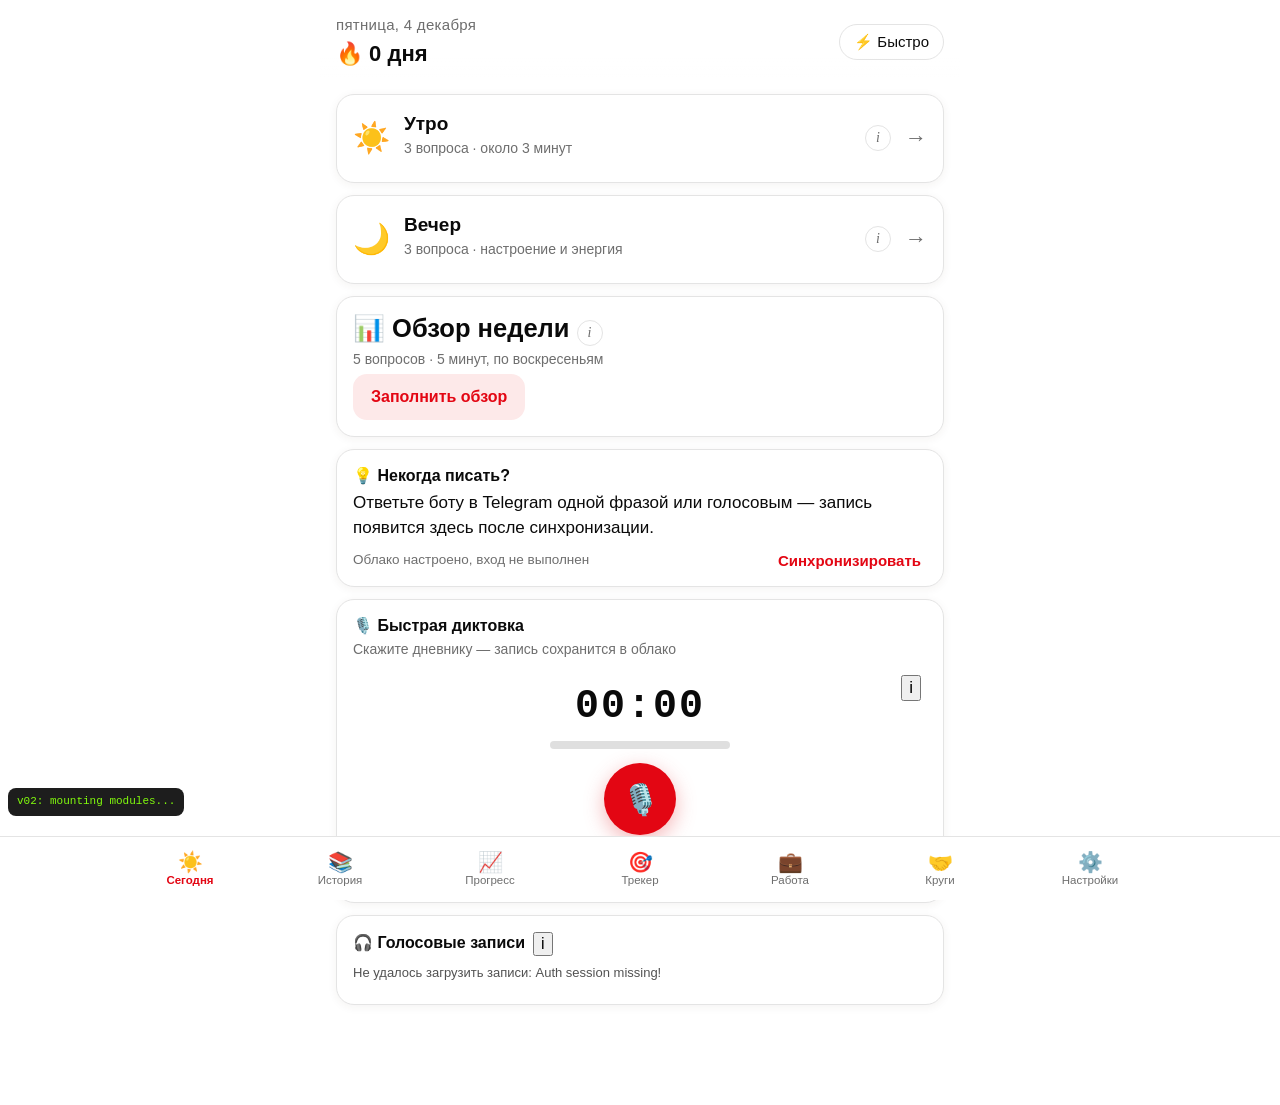
<file: index.html>
<!DOCTYPE html>
<html lang="ru">
<head>
<meta charset="utf-8">
<meta name="viewport" content="width=device-width, initial-scale=1, viewport-fit=cover">
<title>Шесть минут с собой</title>
<meta name="description" content="Цифровой дневник на 6 минут в день: утро и вечер, напоминания, серия дней, обзор недели.">
<meta name="theme-color" content="#F6F1E8">
<meta name="apple-mobile-web-app-capable" content="yes">
<meta name="mobile-web-app-capable" content="yes">
<meta name="apple-mobile-web-app-status-bar-style" content="default">
<meta name="apple-mobile-web-app-title" content="6 минут">
<link rel="manifest" href="manifest.webmanifest">
<link rel="apple-touch-icon" href="icons/icon-192.png">
<link rel="icon" type="image/png" sizes="192x192" href="icons/icon-192.png">
<style>
/* «Шесть минут с собой» — стили, mobile-first, iOS-friendly */

:root{
  --bg:#FFFFFF;
  --card:#FFFFFF;
  --ink:#0A0A0A;
  --muted:#6E6E6E;
  --line:#E4E4E4;
  --accent:#E30613;
  --accent-soft:#FDE9E9;
  --ok:#2EA043;
  --danger:#E30613;
  --radius:18px;
  --shadow:0 2px 10px rgba(60,45,30,.06);
  --tab-h:64px;
  --font:-apple-system,BlinkMacSystemFont,"SF Pro Text","Segoe UI",Roboto,"Helvetica Neue",Arial,sans-serif;
  /* v0.6.2: фона внутренних блоков (круги): на пару тонов светлее карточки + подсветка */
  --block:#F4F4F2;
  --block-hi:#EBEBE8;
  --block-line:#E4E4E2;
  --inset:#FFFFFF;
  --inset-hi:#FAFAF8;
}

html[data-theme="light"]{--bg:#FFFFFF;--card:#FFFFFF;--ink:#0A0A0A;--muted:#6E6E6E;--line:#E4E4E4;--accent:#E30613;--accent-soft:#FDE9E9;--shadow:0 2px 10px rgba(0,0,0,.08);color-scheme:light;--block:#F4F4F2;--block-hi:#EBEBE8;--block-line:#E4E4E2;--inset:#FFFFFF;--inset-hi:#FAFAF8}
html[data-theme="dark"]{--bg:#0B0B0B;--card:#161616;--ink:#F5F5F5;--muted:#9C9C9C;--line:#2A2A2A;--accent:#FF2B2B;--accent-soft:#2B1212;--shadow:0 2px 12px rgba(0,0,0,.5);color-scheme:dark;--block:#1D1D1D;--block-hi:#252525;--block-line:#2E2E2E;--inset:#242424;--inset-hi:#2A2A2A}

@media (prefers-color-scheme: dark){
  :root{
    --bg:#0B0B0B;
    --card:#161616;
    --ink:#F5F5F5;
    --muted:#9C9C9C;
    --line:#2A2A2A;
    --accent:#E0975F;
    --accent-soft:#33291F;
    --shadow:0 2px 12px rgba(0,0,0,.35);
    --block:#1D1D1D;
    --block-hi:#252525;
    --block-line:#2E2E2E;
    --inset:#242424;
    --inset-hi:#2A2A2A;
  }
}

*{box-sizing:border-box;-webkit-tap-highlight-color:transparent}
html,body{margin:0;padding:0;height:100%}
body{
  font-family:var(--font);
  background:var(--bg);
  color:var(--ink);
  font-size:17px;
  line-height:1.45;
  overscroll-behavior-y:none;
  padding-top:env(safe-area-inset-top);
}
h1,h2,h3{margin:0;line-height:1.2}
p{margin:.35em 0}
code{background:var(--accent-soft);padding:1px 5px;border-radius:5px;font-size:.92em}
button{font-family:inherit;font-size:inherit}
input,textarea,select{
  font-family:inherit;font-size:16px;color:var(--ink);
  background:var(--bg);border:1px solid var(--line);border-radius:12px;
  padding:12px 14px;width:100%;
}
textarea{resize:vertical;min-height:96px;line-height:1.5}
input:focus,textarea:focus,select:focus{outline:2px solid var(--accent);outline-offset:1px;border-color:transparent}
.muted{color:var(--muted);font-size:15px}
.hint-text{color:var(--muted);font-size:13.5px;margin-top:10px}

/* ── экраны ───────────────────────────────── */
.screen{display:none;min-height:100vh;min-height:100dvh;flex-direction:column}
.screen.active{display:flex}
.content{flex:1;overflow-y:auto;padding:14px 16px calc(var(--tab-h) + env(safe-area-inset-bottom) + 24px);
  -webkit-overflow-scrolling:touch}
#screen-form .content,#screen-quick .content,#screen-done .content{padding-bottom:110px}

/* ── шапка ───────────────────────────────── */
.head{
  display:flex;align-items:center;justify-content:space-between;gap:10px;
  padding:14px 16px 10px;position:sticky;top:0;z-index:5;
  background:linear-gradient(var(--bg) 72%,transparent);
}
.date{font-size:15px;color:var(--muted);letter-spacing:.02em}
.streak{font-size:22px;font-weight:650;margin-top:2px}
.page-title{font-size:22px;font-weight:700}
.ghost-btn{
  background:transparent;border:1px solid var(--line);color:var(--ink);
  border-radius:999px;padding:8px 14px;font-size:15px;cursor:pointer;
}
.ghost-btn.small{padding:6px 11px;font-size:13.5px}
.form-head{justify-content:space-between}
.form-title{font-weight:650;font-size:17px}
.timer{font-variant-numeric:tabular-nums;color:var(--muted);font-size:15px;min-width:44px;text-align:right}
.timer.over{color:var(--danger)}

/* ── карточки ─────────────────────────────── */
.card{
  background:var(--card);border:1px solid var(--line);border-radius:var(--radius);
  padding:16px;margin-bottom:12px;box-shadow:var(--shadow);
}
.card h3{font-size:16px;margin-bottom:6px}
.slot{display:flex;align-items:center;gap:14px;padding:18px 16px;cursor:pointer;transition:transform .12s}
.slot:active{transform:scale(.985)}
.slot.done{opacity:.72}
.slot-emoji{font-size:30px;line-height:1}
.slot-body{flex:1}
.slot-body h2{font-size:19px;font-weight:650}
.slot-sub{color:var(--muted);font-size:14px;margin-top:3px}
.slot-action{font-size:22px;color:var(--muted)}
.slot.done .slot-action{color:var(--ok)}
.memory-label{font-size:13px;color:var(--muted);text-transform:uppercase;letter-spacing:.06em}
.memory-text{font-size:16px;font-style:italic;margin-top:6px}

/* ── кнопки ───────────────────────────────── */
.btn{
  border:none;border-radius:14px;padding:14px 18px;font-size:16px;font-weight:600;
  cursor:pointer;transition:transform .1s,opacity .15s;
}
.btn:active{transform:scale(.98)}
.btn.primary{background:var(--accent);color:#fff}
.btn.secondary{background:var(--accent-soft);color:var(--accent)}
.btn.ghost{background:transparent;border:1px solid var(--line);color:var(--ink);font-weight:500}
.btn.danger{background:transparent;border:1px solid var(--danger);color:var(--danger)}
.btn.wide{width:100%}
.btn-row{display:flex;gap:8px;margin-top:8px;flex-wrap:wrap}
.btn-row .btn{flex:1;min-width:130px}
.link-btn{background:none;border:none;color:var(--accent);font-weight:600;cursor:pointer;font-size:15px}

/* ── нижняя навигация ─────────────────────── */
.tabbar{
  position:fixed;left:0;right:0;bottom:0;height:calc(var(--tab-h) + env(safe-area-inset-bottom));
  padding-bottom:env(safe-area-inset-bottom);
  display:flex;background:var(--card);border-top:1px solid var(--line);z-index:20;
}
.tabbar button{
  flex:1;background:none;border:none;color:var(--muted);
  display:flex;flex-direction:column;align-items:center;justify-content:center;gap:2px;
  font-size:11.5px;cursor:pointer;padding:6px 0;
}
.tabbar button span{font-size:20px;line-height:1}
.tabbar button.active{color:var(--accent);font-weight:600}
.form-bar{gap:10px;padding:10px 16px calc(10px + env(safe-area-inset-bottom))}
.form-bar .btn{flex:1}
.form-bar .btn.primary{flex:1.6}

/* ── форма вопроса ────────────────────────── */
.progress{height:4px;background:var(--line);border-radius:99px;overflow:hidden;margin-bottom:22px}
.progress-bar{height:100%;width:0;background:var(--accent);transition:width .25s}
.q-counter{color:var(--muted);font-size:13.5px;letter-spacing:.05em;text-transform:uppercase}
.q-text{font-size:24px;font-weight:650;margin:10px 0 18px;line-height:1.3}
.q-tools{display:flex;align-items:center;gap:10px;margin-top:12px;flex-wrap:wrap}
.q-hint{color:var(--muted);font-size:13.5px}
.rate-label{display:block;font-size:14px;color:var(--muted);margin:16px 0 8px}
.rate{display:flex;gap:8px}
.rate button{
  flex:1;aspect-ratio:1;border-radius:14px;border:1px solid var(--line);
  background:var(--bg);font-size:17px;color:var(--muted);cursor:pointer;
}
.rate button.on{background:var(--accent);border-color:var(--accent);color:#fff;font-weight:700}
.chips{display:flex;flex-wrap:wrap;gap:8px;margin-top:6px}
.chip{
  border:1px solid var(--line);background:var(--bg);color:var(--ink);
  border-radius:999px;padding:8px 14px;font-size:14.5px;cursor:pointer;
}
.chip.on{background:var(--accent);border-color:var(--accent);color:#fff;font-weight:600}

/* ── история ──────────────────────────────── */
.month-nav{display:flex;align-items:center;justify-content:space-between;margin-bottom:10px;font-weight:600}
.grid-weekdays{display:grid;grid-template-columns:repeat(7,1fr);gap:4px;margin-bottom:4px}
.grid-weekdays div{text-align:center;font-size:11.5px;color:var(--muted);text-transform:uppercase}
.grid-month{display:grid;grid-template-columns:repeat(7,1fr);gap:4px}
.day{
  aspect-ratio:1;border-radius:12px;background:var(--card);border:1px solid var(--line);
  display:flex;flex-direction:column;align-items:center;justify-content:center;gap:3px;
  font-size:14px;cursor:pointer;position:relative;
}
.day.other{opacity:.28}
.day.today{border-color:var(--accent);box-shadow:0 0 0 1px var(--accent) inset}
.day.sel{background:var(--accent-soft)}
.dot{width:7px;height:7px;border-radius:99px;display:inline-block;background:transparent}
.dot.full{background:var(--ok)}
.dot.part{background:var(--accent)}
.dot.frozen{background:#7FA8C9}
.dot.empty{background:var(--line)}
.dot.mood{background:var(--accent)}
.dot.energy{background:#7FA8C9}
.legend{display:flex;gap:14px;flex-wrap:wrap;color:var(--muted);font-size:12.5px;margin:12px 2px}
.legend span{display:flex;align-items:center;gap:5px}
.day-detail{margin-top:8px}
.entry-block{border-top:1px solid var(--line);padding:10px 0}
.entry-block:first-child{border-top:none}
.entry-q{color:var(--muted);font-size:13px;margin-bottom:2px}
.entry-a{font-size:16px;white-space:pre-wrap}
.search-results .card{cursor:pointer}

/* ── статистика ───────────────────────────── */
.stat-cards{display:grid;grid-template-columns:1fr 1fr;gap:10px;margin-bottom:12px}
.card.stat{text-align:center;padding:18px 10px;margin:0}
.card.stat span{font-size:30px;font-weight:700;display:block}
.card.stat label{color:var(--muted);font-size:13px}
.bars{display:flex;align-items:flex-end;gap:4px;height:120px;margin:10px 0 6px}
.bars .bargroup{flex:1;display:flex;flex-direction:column;align-items:center;gap:3px;height:100%;justify-content:flex-end}
.bars .pair{display:flex;gap:2px;align-items:flex-end;height:100%;width:100%;justify-content:center}
.bars i{width:8px;border-radius:3px 3px 0 0;display:block}
.bars i.mood{background:var(--accent)}
.bars i.energy{background:#7FA8C9}
.bars small{font-size:10px;color:var(--muted)}
.tag-stats .row{display:flex;align-items:center;gap:10px;margin:7px 0;font-size:14.5px}
.tag-stats .row b{min-width:110px;font-weight:600}
.tag-stats .row .track{flex:1;height:8px;background:var(--line);border-radius:99px;overflow:hidden}
.tag-stats .row .fill{height:100%;background:var(--accent)}
.tag-stats .row span{color:var(--muted);min-width:26px;text-align:right}

/* ── настройки ────────────────────────────── */
.field{display:flex;align-items:center;justify-content:space-between;gap:12px;margin:9px 0}
.field span{color:var(--muted);font-size:15px;flex:0 0 auto}
.field input,.field select{max-width:180px;text-align:right}
.seg{display:flex;gap:8px;margin:10px 0}
.seg button{flex:1;border:1px solid var(--line);background:var(--card);color:var(--muted);
  border-radius:12px;padding:11px;cursor:pointer;font-weight:600}
.seg button.on{background:var(--accent);border-color:var(--accent);color:#fff}
.code-row{display:flex;gap:10px;align-items:center;margin-top:8px}
.big-code{font-size:26px;letter-spacing:.18em;font-weight:700;padding:10px 16px;flex:1;text-align:center}
.sync-row{display:flex;align-items:center;justify-content:space-between;gap:10px;margin-top:10px}
.sync-state{font-size:13.5px;color:var(--muted)}
.version{color:var(--muted);font-size:12.5px;text-align:center;margin:18px 0 0}

/* ── экран успеха ─────────────────────────── */
.done-content{display:flex;flex-direction:column;align-items:center;justify-content:center;text-align:center;gap:10px}
.done-emoji{font-size:56px}
#done-title{font-size:28px;font-weight:700}
.done-sub{color:var(--muted);font-size:16px;max-width:340px}
.card.quote{font-style:italic;max-width:360px;margin-top:8px}

/* ── всплывающее сообщение ────────────────── */
.flash{
  margin:0 16px 8px;padding:12px 14px;border-radius:14px;font-size:15px;
  background:var(--accent-soft);color:var(--accent);border:1px solid transparent;
}
.flash.err{background:#F7DEDA;color:var(--danger)}
.flash.ok{background:#DDEBDF;color:var(--ok)}

@media (min-width:720px){
  .content{max-width:640px;margin:0 auto;width:100%}
  .head{max-width:640px;margin:0 auto;width:100%}
  .tabbar{justify-content:center}
  .tabbar button{max-width:150px}
}

/* ── кнопка [i] и шторка-инструкция ─────────── */
.info-btn{
  width:26px;height:26px;border-radius:50%;border:1px solid var(--line);
  background:var(--bg);color:var(--muted);font-family:Georgia,"Times New Roman",serif;
  font-style:italic;font-size:14px;line-height:1;cursor:pointer;flex:0 0 auto;
}
.info-btn:active{transform:scale(.94)}
.sheet{position:fixed;inset:0;z-index:60;display:flex;align-items:center;justify-content:center;padding:18px}
.sheet[hidden]{display:none}
.sheet-back{position:absolute;inset:0;background:rgba(0,0,0,.45)}
.sheet-card{
  position:relative;background:var(--card);border:1px solid var(--line);border-radius:20px;
  padding:18px;max-width:520px;width:100%;max-height:80vh;overflow:auto;box-shadow:var(--shadow);
}
.sheet-card h3{margin:4px 0 8px;font-size:18px}
.sheet-card p,.sheet-card li{font-size:15px;margin:.35em 0}
.sheet-card ul{padding-left:18px;margin:.3em 0}
.sheet-card .muted{font-size:13.5px}
.quote-author{color:var(--muted);font-size:13.5px;margin-top:10px;font-style:normal}


.sm-data summary{cursor:pointer;font-weight:700;font-size:17px;line-height:1.3;margin:0 0 2px;list-style-position:inside}
.sm-data-hint{font-weight:400;font-size:13px;opacity:.75}
.sm-data[open] summary{margin-bottom:10px}

.auth-actions{display:flex;align-items:center;gap:12px;margin-top:12px;padding-top:12px;border-top:1px dashed var(--line,#3a3a3a)}
.btn.auth-compact{padding:9px 16px;font-size:13.5px;border-radius:10px;width:auto}
.auth-link{background:none;border:0;padding:4px 2px;font-size:12.5px;color:var(--muted,#9a9a9a);text-decoration:underline;cursor:pointer}
</style>
</head>
<body>

<!-- ══════════════ ГЛАВНАЯ / СЕГОДНЯ ══════════════ -->
<section id="screen-today" class="screen active">
  <header class="head">
    <div>
      <div class="date" id="today-date">—</div>
      <div class="streak" id="today-streak">🔥 0</div>
    </div>
    <button class="ghost-btn" id="btn-quick" title="Быстрая запись">⚡ Быстро</button>
  </header>

  <div id="flash" class="flash" hidden></div>

  <main class="content">
    <article class="card slot" id="card-am" data-slot="am">
      <div class="slot-emoji">☀️</div>
      <div class="slot-body">
        <h2>Утро</h2>
        <p class="slot-sub" id="am-sub">3 вопроса · около 3 минут</p>
      </div>
      <button class="info-btn" data-info="am" aria-label="Как пользоваться блоком «Утро»">i</button>
      <div class="slot-action" id="am-action">→</div>
    </article>

    <article class="card slot" id="card-pm" data-slot="pm">
      <div class="slot-emoji">🌙</div>
      <div class="slot-body">
        <h2>Вечер</h2>
        <p class="slot-sub" id="pm-sub">3 вопроса · около 3 минут</p>
      </div>
      <button class="info-btn" data-info="pm" aria-label="Как пользоваться блоком «Вечер»">i</button>
      <div class="slot-action" id="pm-action">→</div>
    </article>

    <!-- v0.7.1: «Сегодня выполнено» — спойлер с прогрессом по задачам (монтирует v02.js) -->
    <div id="donetoday-host"></div>

    <article class="card memory" id="memory-card" hidden>
      <div class="memory-label" id="memory-label">В этот день</div>
      <p class="memory-text" id="memory-text"></p>
    </article>

    <article class="card weekly" id="weekly-card">
      <h2>📊 Обзор недели <button class="info-btn" data-info="weekly" aria-label="Как пользоваться обзором недели">i</button></h2>
      <p class="slot-sub" id="weekly-sub">5 вопросов по воскресеньям</p>
      <button class="btn secondary" id="btn-weekly">Заполнить обзор</button>
    </article>

    <article class="card hint">
      <h3>💡 Некогда писать?</h3>
      <p>Ответьте боту в Telegram одной фразой или голосовым — запись появится здесь после синхронизации.</p>
      <div class="sync-row">
        <span id="sync-state" class="sync-state">Облако не подключено</span>
        <button class="link-btn" id="btn-sync">Синхронизировать</button>
      </div>
    </article>

    <article class="card">
      <h3 style="margin-bottom:4px">🎙️ Быстрая диктовка</h3>
      <p class="slot-sub" style="margin:0 0 10px">Скажите дневнику — запись сохранится в облако</p>
      <div id="voice-host"></div>
    </article>

    <article class="card">
      <h3 style="margin-bottom:8px">🎧 Голосовые записи</h3>
      <div id="voicelist-host"></div>
    </article>
  </main>
</section>

<!-- ══════════════ ФОРМА ══════════════ -->
<section id="screen-form" class="screen">
  <header class="head form-head">
    <button class="ghost-btn" id="btn-form-close">✕</button>
    <div class="form-title" id="form-title">Утро</div>
    <div class="timer" id="form-timer">3:00</div>
  </header>

  <main class="content form-content">
    <div class="progress"><div class="progress-bar" id="form-progress"></div></div>

    <div class="q-step" id="q-step">
      <div class="q-counter" id="q-counter">1 / 3</div>
      <h1 class="q-text" id="q-text">—</h1>
      <textarea id="q-input" rows="4" placeholder="Пишите свободно…"></textarea>
      <div class="q-tools">
        <button class="ghost-btn small" id="btn-mic" title="Голосовой ввод">🎙 Диктовка</button>
        <span class="q-hint" id="q-hint"></span>
      </div>
    </div>

    <div class="q-step" id="rate-step" hidden>
      <h1 class="q-text">Как прошёл день?</h1>
      <label class="rate-label">Настроение</label>
      <div class="rate" id="rate-mood"></div>
      <label class="rate-label">Энергия</label>
      <div class="rate" id="rate-energy"></div>
      <label class="rate-label">Теги</label>
      <div class="chips" id="tag-chips"></div>
    </div>
  </main>

  <footer class="tabbar form-bar">
    <button class="btn ghost" id="btn-prev">Назад</button>
    <button class="btn primary" id="btn-next">Дальше</button>
  </footer>
</section>

<!-- ══════════════ БЫСТРАЯ ЗАПИСЬ ══════════════ -->
<section id="screen-quick" class="screen">
  <header class="head form-head">
    <button class="ghost-btn" id="btn-quick-close">✕</button>
    <div class="form-title">Быстрая запись <button class="info-btn" data-info="quick" aria-label="Как пользоваться быстрой записью">i</button></div>
    <div></div>
  </header>
  <main class="content">
    <p class="muted">Три короткие строки — этого достаточно. Позже можно дополнить.</p>
    <div class="seg" id="quick-slot">
      <button data-slot="am">☀️ Утро</button>
      <button data-slot="pm">🌙 Вечер</button>
    </div>
    <textarea id="quick-1" rows="2" placeholder="Что хорошего сейчас?"></textarea>
    <textarea id="quick-2" rows="2" placeholder="Что важно сегодня?"></textarea>
    <textarea id="quick-3" rows="2" placeholder="Что возьмёшь из сегодня в завтра?"></textarea>
  </main>
  <footer class="tabbar form-bar">
    <button class="btn primary wide" id="btn-quick-save">Сохранить (10 секунд)</button>
  </footer>
</section>

<!-- ══════════════ ИСТОРИЯ ══════════════ -->
<section id="screen-history" class="screen">
  <header class="head">
    <h1 class="page-title">История</h1>
    <input type="search" id="search" placeholder="Поиск…">
  </header>
  <main class="content">
    <div class="month-nav">
      <button class="ghost-btn" id="m-prev">‹</button>
      <div id="m-label">—</div>
      <button class="ghost-btn" id="m-next">›</button>
    </div>
    <div class="grid-weekdays" id="grid-weekdays"></div>
    <div class="grid-month" id="grid-month"></div>
    <div class="legend">
      <span><i class="dot full"></i> оба блока</span>
      <span><i class="dot part"></i> один блок</span>
      <span><i class="dot frozen"></i> заморозка</span>
      <span><i class="dot empty"></i> пусто</span>
    </div>
    <div id="day-detail" class="day-detail" hidden></div>
    <div id="search-results" class="search-results"></div>
  </main>
</section>

<!-- ══════════════ СТАТИСТИКА ══════════════ -->
<section id="screen-stats" class="screen">
  <header class="head"><h1 class="page-title">Прогресс</h1></header>
  <main class="content" id="stats-content">
    <div class="stat-cards">
      <div class="card stat"><span id="stat-streak">0</span><label>серия, дней</label></div>
      <div class="card stat"><span id="stat-longest">0</span><label>рекорд</label></div>
      <div class="card stat"><span id="stat-month">0</span><label>дней за месяц</label></div>
      <div class="card stat"><span id="stat-avg">—</span><label>среднее время</label></div>
    </div>

    <div class="card">
      <h3>Настроение и энергия, 14 дней</h3>
      <div class="bars" id="bars-chart"></div>
      <div class="legend"><span><i class="dot mood"></i> настроение</span><span><i class="dot energy"></i> энергия</span></div>
    </div>

    <div class="card">
      <h3>Темы записей</h3>
      <div id="top-tags" class="tag-stats"></div>
    </div>

    <div class="card">
      <h3>Когда вы реально пишете</h3>
      <div id="hour-hist" class="tag-stats"></div>
    </div>
    <div class="card">
      <h3>Привычки и активность (v0.2)</h3>
      <div id="stats-host"></div>
    </div>
  </main>
</section>

<!-- ══════════════ НАСТРОЙКИ ══════════════ -->
<section id="screen-settings" class="screen">
  <header class="head"><h1 class="page-title">Настройки</h1></header>
  <main class="content">

    <div class="card">
      <h3>👤 Облако (Supabase)</h3>
      <p class="muted" id="auth-status">Не подключено — записи хранятся только на этом устройстве.</p>
      <div id="auth-box">
        <input type="email" id="auth-email" placeholder="ваша@почта.ру" autocomplete="email" inputmode="email">
        <input type="password" id="auth-pass" placeholder="Пароль (минимум 6 символов)" autocomplete="current-password">
        <div class="auth-actions">
          <button class="btn auth-compact" id="btn-login-pass">Войти с паролем</button>
          <button class="auth-link" id="btn-login" title="Magic link: на почту придёт одноразовая ссылка для входа без пароля">или войти по ссылке на почту</button>
        </div>
      </div>
      <button class="btn ghost" id="btn-logout" hidden>Выйти</button>
      <p class="hint-text">«Ссылка на почту» — magic link: письмо с одноразовой ссылкой, пароль не нужен. Если письмо не доходит (спа-фильтры ya.ru) — войдите с паролем.</p>
    </div>

    <div class="card">
      <h3>🤖 Telegram-бот</h3>
      <p class="muted">Код для привязки (живёт 15 минут). Отправьте боту: <code>/link КОД</code></p>
      <div class="code-row">
        <code id="link-code" class="big-code">—</code>
        <button class="btn secondary" id="btn-gen-code">Создать код</button>
      </div>
      <p class="hint-text" id="link-note"></p>
    </div>

    <div class="card">
      <h3>⏰ Напоминания</h3>
      <label class="field"><span>Будни, утро</span><input type="time" id="set-wd-am"></label>
      <label class="field"><span>Будни, вечер</span><input type="time" id="set-wd-pm"></label>
      <label class="field"><span>Выходные, утро</span><input type="time" id="set-we-am"></label>
      <label class="field"><span>Выходные, вечер</span><input type="time" id="set-we-pm"></label>
      <label class="field"><span>Догонять через, мин</span><input type="number" id="set-followup" min="0" max="240" step="15"></label>
      <label class="field"><span>Часовой пояс</span><input type="text" id="set-tz" readonly></label>
      <label class="field"><span>Пауза до (отпуск)</span><input type="date" id="set-vacation"></label>
      <label class="field"><span>Ротация вопросов</span>
        <select id="set-rotation">
          <option value="fixed">Всегда одинаковые</option>
          <option value="random">Случайные варианты</option>
          <option value="weekly">Менять раз в неделю</option>
        </select>
      </label>
      <button class="btn primary" id="btn-save-settings">Сохранить и перепланировать</button>
    </div>

    <div class="card">
      <h3>📅 Календарь (Google / Apple)</h3>
      <p class="muted">Файл .ics с ежедневными событиями «6 минут». Импорт: iPhone — открыть файл → «Добавить всё»; Google Calendar — Настройки → Импорт.</p>
      <button class="btn secondary" id="btn-ics">Скачать .ics</button>
    </div>

    <div class="card">
      <h3>📱 На домашний экран iPhone</h3>
      <p class="muted">Safari → кнопка «Поделиться» → «На экран Домой». После этого приложение открывается в полноэкранном режиме и работает офлайн.</p>
      <p class="hint-text">Для автозапуска по расписанию добавьте в «Команды» (Shortcuts) автоматизацию: Время → «Открыть URL» → адрес этого приложения.</p>
    </div>

    <div class="card">
      <details class="sm-data">
        <summary>💾 Данные: экспорт и импорт <span class="sm-data-hint">· для продвинутых, нажмите, чтобы раскрыть</span></summary>
        <div class="btn-row">
          <button class="btn secondary" id="btn-export-json">Экспорт JSON</button>
          <button class="btn secondary" id="btn-export-csv">Экспорт CSV</button>
        </div>
        <div class="btn-row">
          <button class="btn secondary" id="btn-export-md">Экспорт Markdown</button>
          <label class="btn secondary file-label">Импорт JSON<input type="file" id="file-import" accept="application/json" hidden></label>
        </div>
      </details>
      <div class="btn-row">
        <button class="btn ghost" id="btn-freeze">🧊 Заморозить сегодня</button>
        <button class="btn danger" id="btn-wipe">Стереть всё</button>
      </div>
    </div>

    <p class="version">v0.1 · данные на устройстве + Supabase · <span id="build-info"></span></p>
  </main>
</section>

<!-- ══════════════ ЭКРАН УСПЕХА ══════════════ -->
<section id="screen-done" class="screen">
  <main class="content done-content">
    <div class="done-emoji" id="done-emoji">✅</div>
    <h1 id="done-title">Готово</h1>
    <p class="done-sub" id="done-sub"></p>
    <div class="card quote"><span id="done-quote"></span><div class="quote-author" id="done-quote-author"></div></div>
    <button class="btn primary wide" id="btn-done-close">Вернуться</button>
  </main>
</section>

<!-- ══════════════ ЭКРАН ТРЕКЕР (v0.2) ══════════════ -->
<section id="screen-tracker" class="screen">
  <header class="head"><h1 class="page-title">Трекер</h1></header>
  <main class="content">
    <div class="card"><div id="habits-host"></div></div>
    <div class="card"><div id="focus-host"></div></div>
    <div class="card"><div id="tasks-host"></div></div>
    <div class="card"><div id="theory-host"></div></div>
  </main>
</section>

<!-- ══════════════ ЭКРАН РАБОТА (v0.2.1) ══════════════ -->
<section id="screen-work" class="screen">
  <header class="head"><h1 class="page-title">Работа</h1></header>
  <main class="content">
    <div class="card"><div id="work-host"></div></div>
  </main>
</section>

<!-- ══════════════ ЭКРАН КРУГИ (v0.5) ══════════════ -->
<section id="screen-circles" class="screen">
  <header class="head"><h1 class="page-title">Круги</h1></header>
  <main class="content">
    <div class="card"><div id="circles-host"></div></div>
  </main>
</section>

<!-- ══════════════ ШТОРКА-ИНСТРУКЦИЯ ══════════════ -->
<section id="info-sheet" class="sheet" hidden>
  <div class="sheet-back" id="info-back"></div>
  <div class="sheet-card">
    <button class="ghost-btn" id="info-close">✕ Закрыть</button>
    <div id="info-body"></div>
  </div>
</section>

<!-- ══════════════ НИЖНЯЯ НАВИГАЦИЯ ══════════════ -->
<nav class="tabbar" id="tabbar">
  <button data-tab="today" class="active"><span>☀️</span>Сегодня</button>
  <button data-tab="history"><span>📚</span>История</button>
  <button data-tab="stats"><span>📈</span>Прогресс</button>
  <button data-tab="tracker"><span>🎯</span>Трекер</button>
  <button data-tab="work"><span>💼</span>Работа</button>
  <button data-tab="circles"><span>🤝</span>Круги</button>
  <button data-tab="settings"><span>⚙️</span>Настройки</button>
</nav>

<script defer src="js/bundle.js?v=025"></script>
<script defer src="js/v02.js?v=039"></script>
</body>
</html>
</file>
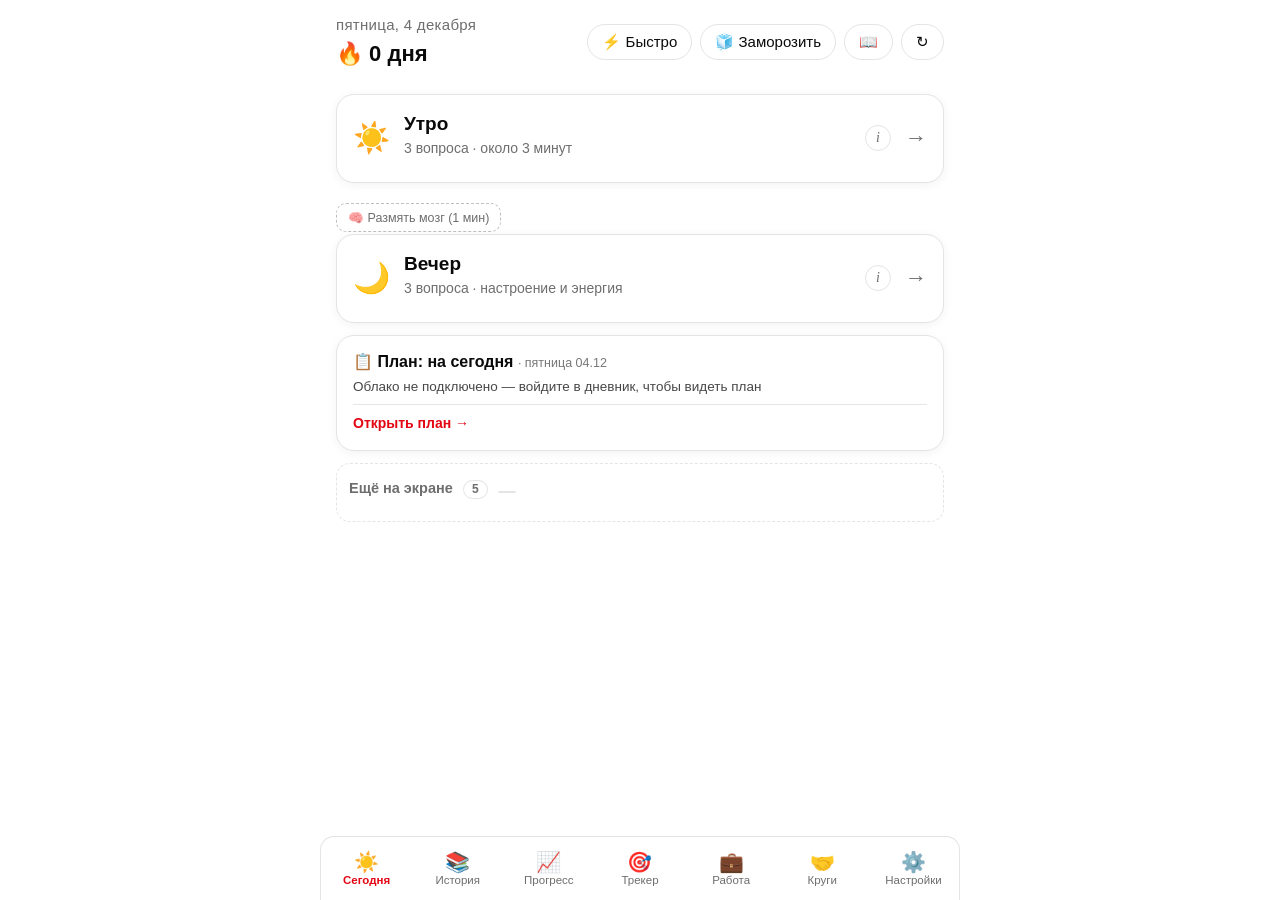
<file: docs/index.html>
<!DOCTYPE html>
<html lang="ru">
<head>
<meta charset="utf-8">
<meta name="viewport" content="width=device-width, initial-scale=1, viewport-fit=cover">
<title>Шесть минут с собой</title>
<meta name="description" content="Цифровой дневник на 6 минут в день: утро и вечер, напоминания, серия дней, обзор недели.">
<meta name="theme-color" content="#F6F1E8">
<meta name="apple-mobile-web-app-capable" content="yes">
<meta name="mobile-web-app-capable" content="yes">
<meta name="apple-mobile-web-app-status-bar-style" content="default">
<meta name="apple-mobile-web-app-title" content="6 минут">
<link rel="manifest" href="manifest.webmanifest">
<link rel="apple-touch-icon" href="icons/icon-192.png">
<link rel="icon" type="image/png" sizes="192x192" href="icons/icon-192.png">
<style>
/* «Шесть минут с собой» — стили, mobile-first, iOS-friendly */

:root{
  --bg:#FFFFFF;
  --card:#FFFFFF;
  --ink:#0A0A0A;
  --muted:#6E6E6E;
  --line:#E4E4E4;
  --accent:#E30613;
  --accent-soft:#FDE9E9;
  --ok:#2EA043;
  --danger:#E30613;
  --radius:18px;
  --shadow:0 2px 10px rgba(60,45,30,.06);
  --tab-h:64px;
  --font:-apple-system,BlinkMacSystemFont,"SF Pro Text","Segoe UI",Roboto,"Helvetica Neue",Arial,sans-serif;
  /* v0.6.2: фона внутренних блоков (круги): на пару тонов светлее карточки + подсветка */
  --block:#F4F4F2;
  --block-hi:#EBEBE8;
  --block-line:#E4E4E2;
  --inset:#FFFFFF;
  --inset-hi:#FAFAF8;
}

html[data-theme="light"]{--bg:#FFFFFF;--card:#FFFFFF;--ink:#0A0A0A;--muted:#6E6E6E;--line:#E4E4E4;--accent:#E30613;--accent-soft:#FDE9E9;--shadow:0 2px 10px rgba(0,0,0,.08);color-scheme:light;--block:#F4F4F2;--block-hi:#EBEBE8;--block-line:#E4E4E2;--inset:#FFFFFF;--inset-hi:#FAFAF8}
html[data-theme="dark"]{--bg:#0B0B0B;--card:#161616;--ink:#F5F5F5;--muted:#9C9C9C;--line:#2A2A2A;--accent:#FF2B2B;--accent-soft:#2B1212;--shadow:0 2px 12px rgba(0,0,0,.5);color-scheme:dark;--block:#1D1D1D;--block-hi:#252525;--block-line:#2E2E2E;--inset:#242424;--inset-hi:#2A2A2A}

@media (prefers-color-scheme: dark){
  :root{
    --bg:#0B0B0B;
    --card:#161616;
    --ink:#F5F5F5;
    --muted:#9C9C9C;
    --line:#2A2A2A;
    --accent:#E0975F;
    --accent-soft:#33291F;
    --shadow:0 2px 12px rgba(0,0,0,.35);
    --block:#1D1D1D;
    --block-hi:#252525;
    --block-line:#2E2E2E;
    --inset:#242424;
    --inset-hi:#2A2A2A;
  }
}

*{box-sizing:border-box;-webkit-tap-highlight-color:transparent}
html,body{margin:0;padding:0;height:100%;overflow-x:hidden}
body{
  font-family:var(--font);
  background:var(--bg);
  color:var(--ink);
  font-size:17px;
  line-height:1.45;
  overscroll-behavior-y:none;
  padding-top:env(safe-area-inset-top);
}
h1,h2,h3{margin:0;line-height:1.2}
p{margin:.35em 0}
code{background:var(--accent-soft);padding:1px 5px;border-radius:5px;font-size:.92em}
button{font-family:inherit;font-size:inherit}
input,textarea,select{
  font-family:inherit;font-size:16px;color:var(--ink);
  background:var(--bg);border:1px solid var(--line);border-radius:12px;
  padding:12px 14px;width:100%;
}
textarea{resize:vertical;min-height:96px;line-height:1.5}
input:focus,textarea:focus,select:focus{outline:2px solid var(--accent);outline-offset:1px;border-color:transparent}
.muted{color:var(--muted);font-size:15px}
.hint-text{color:var(--muted);font-size:13.5px;margin-top:10px}
.task-note{color:var(--muted);font-size:12.5px;line-height:1.4;margin:-2px 0 8px 34px;white-space:pre-wrap;opacity:.85}

/* ── экраны ───────────────────────────────── */
.screen{display:none;min-height:100vh;min-height:100dvh;flex-direction:column}
.screen.active{display:flex}
.content{flex:1;overflow-y:auto;overflow-x:hidden;padding:14px 16px calc(var(--tab-h) + env(safe-area-inset-bottom) + 24px);
  -webkit-overflow-scrolling:touch}
#screen-form .content,#screen-quick .content,#screen-done .content{padding-bottom:110px}

/* ── шапка ───────────────────────────────── */
/* v9.0.4: шапка «Сегодня» переносится (кейс 23.10: 5 элементов в ряд ≈460 px не умещались
   в 390 px айфона; до v9.0.3 экран уезжал вбок, после — обрезался). Кнопки шапки собраны
   в группу .head-actions с переносом и прижаты вправо. */
.head{
  display:flex;align-items:center;justify-content:space-between;gap:10px;flex-wrap:wrap;row-gap:6px;
  padding:14px 16px 10px;position:sticky;top:0;z-index:5;
  background:linear-gradient(var(--bg) 72%,transparent);
}
.head-actions{display:flex;align-items:center;gap:8px;flex-wrap:wrap;justify-content:flex-end;margin-left:auto}
.date{font-size:15px;color:var(--muted);letter-spacing:.02em}
.streak{font-size:22px;font-weight:650;margin-top:2px}
.page-title{font-size:22px;font-weight:700}
.ghost-btn{
  background:transparent;border:1px solid var(--line);color:var(--ink);
  border-radius:999px;padding:8px 14px;font-size:15px;cursor:pointer;
}
.ghost-btn.small{padding:6px 11px;font-size:13.5px}
.form-head{justify-content:space-between}
.form-title{font-weight:650;font-size:17px}
.timer{font-variant-numeric:tabular-nums;color:var(--muted);font-size:15px;min-width:44px;text-align:right}
.timer.over{color:var(--danger)}

/* ── карточки ─────────────────────────────── */
.card{
  background:var(--card);border:1px solid var(--line);border-radius:var(--radius);
  padding:16px;margin-bottom:12px;box-shadow:var(--shadow);
}
.card h3{font-size:16px;margin-bottom:6px}
.slot{display:flex;align-items:center;gap:14px;padding:18px 16px;cursor:pointer;transition:transform .12s}
.slot:active{transform:scale(.985)}
.slot.done{opacity:.72}
.slot-emoji{font-size:30px;line-height:1}
.slot-body{flex:1}
.slot-body h2{font-size:19px;font-weight:650}
.slot-sub{color:var(--muted);font-size:14px;margin-top:3px}
.slot-action{font-size:22px;color:var(--muted)}
.slot.done .slot-action{color:var(--ok)}
.memory-label{font-size:13px;color:var(--muted);text-transform:uppercase;letter-spacing:.06em}
.memory-text{font-size:16px;font-style:italic;margin-top:6px}

/* ── кнопки ───────────────────────────────── */
.btn{
  border:none;border-radius:14px;padding:14px 18px;font-size:16px;font-weight:600;
  cursor:pointer;transition:transform .1s,opacity .15s;
}
.btn:active{transform:scale(.98)}
.btn.primary{background:var(--accent);color:#fff}
.btn.secondary{background:var(--accent-soft);color:var(--accent)}
.btn.ghost{background:transparent;border:1px solid var(--line);color:var(--ink);font-weight:500}
.btn.danger{background:transparent;border:1px solid var(--danger);color:var(--danger)}
.btn.wide{width:100%}
.btn-row{display:flex;gap:8px;margin-top:8px;flex-wrap:wrap}
.btn-row .btn{flex:1;min-width:130px}
.link-btn{background:none;border:none;color:var(--accent);font-weight:600;cursor:pointer;font-size:15px}

/* ── нижняя навигация (v0.8.47): по ширине контент-блоков, не шире, не прячется ── */
.tabbar{
  position:fixed;bottom:0;left:50%;transform:translateX(-50%);
  width:min(640px,100%);
  height:calc(var(--tab-h) + env(safe-area-inset-bottom));
  padding-bottom:env(safe-area-inset-bottom);
  display:flex;background:var(--card);border:1px solid var(--line);border-bottom:none;
  border-radius:14px 14px 0 0;z-index:20;
}
.tabbar button{
  flex:1;background:none;border:none;color:var(--muted);
  display:flex;flex-direction:column;align-items:center;justify-content:center;gap:2px;
  font-size:11.5px;cursor:pointer;padding:6px 0;
}
.tabbar button span{font-size:20px;line-height:1}
.tabbar button.active{color:var(--accent);font-weight:600}
/* v0.8.53: панель кнопок ритуала — в пределах основного каркаса, как меню v0.8.47
   (запрос владельца 21.10: «сжать до пределов основного каркаса»); фулл-блид оверрайд убран */
.form-bar{gap:10px;padding:10px 16px calc(10px + env(safe-area-inset-bottom))}
.form-bar .btn{flex:1}
.form-bar .btn.primary{flex:1.6}

/* ── форма вопроса ────────────────────────── */
.progress{height:4px;background:var(--line);border-radius:99px;overflow:hidden;margin-bottom:22px}
.progress-bar{height:100%;width:0;background:var(--accent);transition:width .25s}
.q-counter{color:var(--muted);font-size:13.5px;letter-spacing:.05em;text-transform:uppercase}
.q-text{font-size:24px;font-weight:650;margin:10px 0 18px;line-height:1.3}
.q-tools{display:flex;align-items:center;gap:10px;margin-top:12px;flex-wrap:wrap}
.q-hint{color:var(--muted);font-size:13.5px}
.rate-label{display:block;font-size:14px;color:var(--muted);margin:16px 0 8px}
.rate{display:flex;gap:8px}
.rate button{
  flex:1;aspect-ratio:1;border-radius:14px;border:1px solid var(--line);
  background:var(--bg);font-size:17px;color:var(--muted);cursor:pointer;
}
.rate button.on{background:var(--accent);border-color:var(--accent);color:#fff;font-weight:700}
.chips{display:flex;flex-wrap:wrap;gap:8px;margin-top:6px}
.chip{
  border:1px solid var(--line);background:var(--bg);color:var(--ink);
  border-radius:999px;padding:8px 14px;font-size:14.5px;cursor:pointer;
}
.chip.on{background:var(--accent);border-color:var(--accent);color:#fff;font-weight:600}

/* ── история ──────────────────────────────── */
.month-nav{display:flex;align-items:center;justify-content:space-between;margin-bottom:10px;font-weight:600}
.grid-weekdays{display:grid;grid-template-columns:repeat(7,1fr);gap:4px;margin-bottom:4px}
.grid-weekdays div{text-align:center;font-size:11.5px;color:var(--muted);text-transform:uppercase}
.grid-month{display:grid;grid-template-columns:repeat(7,1fr);gap:4px}
.day{
  aspect-ratio:1;border-radius:12px;background:var(--card);border:1px solid var(--line);
  display:flex;flex-direction:column;align-items:center;justify-content:center;gap:3px;
  font-size:14px;cursor:pointer;position:relative;
}
.day.other{opacity:.28}
.day.today{border-color:var(--accent);box-shadow:0 0 0 1px var(--accent) inset}
.day.sel{background:var(--accent-soft)}
.dot{width:7px;height:7px;border-radius:99px;display:inline-block;background:transparent}
.dot.full{background:var(--ok)}
.dot.part{background:var(--accent)}
.dot.frozen{background:#7FA8C9}
.dot.empty{background:var(--line)}
.dot.mood{background:var(--accent)}
.dot.energy{background:#7FA8C9}
.legend{display:flex;gap:14px;flex-wrap:wrap;color:var(--muted);font-size:12.5px;margin:12px 2px}
.legend span{display:flex;align-items:center;gap:5px}
.day-detail{margin-top:8px}
.entry-block{border-top:1px solid var(--line);padding:10px 0}
.entry-block:first-child{border-top:none}
.entry-q{color:var(--muted);font-size:13px;margin-bottom:2px}
.entry-a{font-size:16px;white-space:pre-wrap}
.search-results .card{cursor:pointer}

/* ── статистика ───────────────────────────── */
.stat-cards{display:grid;grid-template-columns:1fr 1fr;gap:10px;margin-bottom:12px}
.card.stat{text-align:center;padding:18px 10px;margin:0}
.card.stat span{font-size:30px;font-weight:700;display:block}
.card.stat label{color:var(--muted);font-size:13px}
.bars{display:flex;align-items:flex-end;gap:4px;height:120px;margin:10px 0 6px}
.bars .bargroup{flex:1;display:flex;flex-direction:column;align-items:center;gap:3px;height:100%;justify-content:flex-end}
.bars .pair{display:flex;gap:2px;align-items:flex-end;height:100%;width:100%;justify-content:center}
.bars i{width:8px;border-radius:3px 3px 0 0;display:block}
.bars i.mood{background:var(--accent)}
.bars i.energy{background:#7FA8C9}
.bars small{font-size:10px;color:var(--muted)}
.tag-stats .row{display:flex;align-items:center;gap:10px;margin:7px 0;font-size:14.5px}
.tag-stats .row b{min-width:110px;font-weight:600}
.tag-stats .row .track{flex:1;height:8px;background:var(--line);border-radius:99px;overflow:hidden}
.tag-stats .row .fill{height:100%;background:var(--accent)}
.tag-stats .row span{color:var(--muted);min-width:26px;text-align:right}

/* ── настройки ────────────────────────────── */
.field{display:flex;align-items:center;justify-content:space-between;gap:12px;margin:9px 0}
.field span{color:var(--muted);font-size:15px;flex:0 0 auto}
.field input,.field select{max-width:180px;text-align:right}
.seg{display:flex;gap:8px;margin:10px 0}
.seg button{flex:1;border:1px solid var(--line);background:var(--card);color:var(--muted);
  border-radius:12px;padding:11px;cursor:pointer;font-weight:600}
.seg button.on{background:var(--accent);border-color:var(--accent);color:#fff}
.code-row{display:flex;gap:10px;align-items:center;margin-top:8px}
.big-code{font-size:26px;letter-spacing:.18em;font-weight:700;padding:10px 16px;flex:1;text-align:center}
/* v9.0.3: строка синхронизации переносится и не может распереть экран вбок (кейс 23.10.2026:
   три flex-элемента без wrap — почта, счётчик, кнопка — не умещались в 390 px, контейнер получал
   горизонтальную прокрутку и весь экран «Сегодня» уезжал вбок). Кнопка — отдельной строкой,
   во всю ширину: крупная цель для пальца. */
.sync-row{display:flex;align-items:center;justify-content:space-between;gap:10px;margin-top:10px;flex-wrap:wrap}
.sync-state{font-size:13.5px;color:var(--muted);min-width:0;overflow-wrap:anywhere}
.sync-row .link-btn{flex:1 1 100%;text-align:center;padding:10px 12px;border:1px solid var(--line);border-radius:12px}
/* v9.0.6: вторичные карточки «Сегодня» в раскрывающемся блоке «Ещё» (макет утверждён 26.10):
   ничего не удаляем (принцип 9 канона) — только переезд с запомненным состоянием. */
details.more{border:1px dashed var(--line);border-radius:14px;padding:4px 12px 12px;margin:0 0 12px;background:transparent}
details.more summary{cursor:pointer;font-weight:600;padding:10px 0;color:var(--muted);list-style:none;font-size:14.5px}
details.more summary::-webkit-details-marker{display:none}
details.more summary .cnt{display:inline-block;border:1px solid var(--line);border-radius:99px;padding:0 8px;font-size:12px;margin-left:6px;color:var(--muted)}
details.more[open] summary{margin-bottom:8px}
.version{color:var(--muted);font-size:12.5px;text-align:center;margin:18px 0 0}

/* ── экран успеха ─────────────────────────── */
.done-content{display:flex;flex-direction:column;align-items:center;justify-content:center;text-align:center;gap:10px}
.done-emoji{font-size:56px}
#done-title{font-size:28px;font-weight:700}
.done-sub{color:var(--muted);font-size:16px;max-width:340px}
.card.quote{font-style:italic;max-width:360px;margin-top:8px}

/* ── всплывающее сообщение ────────────────── */
/* v9.0.2: плашка ответа кнопок — ПОВЕРХ экрана (fixed над нижней панелью), а не в потоке сверху:
   прежде она появлясь вне viewport, когда владелец прокручен к кнопке, — реакция выглядела
   как «кнопка не работает» (кейс 23.10.2026: синхронизация без плашки на айфоне). */
.flash{
  position:fixed;left:12px;right:12px;bottom:calc(var(--tab-h) + env(safe-area-inset-bottom) + 10px);
  z-index:60;margin:0 auto;max-width:616px;padding:12px 14px;border-radius:14px;font-size:15px;
  box-shadow:0 8px 22px rgba(0,0,0,.22);
  background:var(--accent-soft);color:var(--accent);border:1px solid transparent;
}
.flash.err{background:#F7DEDA;color:var(--danger)}
.flash.ok{background:#DDEBDF;color:var(--ok)}

@media (min-width:720px){
  .content{max-width:640px;margin:0 auto;width:100%}
  .head{max-width:640px;margin:0 auto;width:100%}
}

/* ── кнопка [i] и шторка-инструкция ─────────── */
.info-btn{
  width:26px;height:26px;border-radius:50%;border:1px solid var(--line);
  background:var(--bg);color:var(--muted);font-family:Georgia,"Times New Roman",serif;
  font-style:italic;font-size:14px;line-height:1;cursor:pointer;flex:0 0 auto;
}
.info-btn:active{transform:scale(.94)}
.sheet{position:fixed;inset:0;z-index:60;display:flex;align-items:center;justify-content:center;padding:18px}
.sheet[hidden]{display:none}
.sheet-back{position:absolute;inset:0;background:rgba(0,0,0,.45)}
.sheet-card{
  position:relative;background:var(--card);border:1px solid var(--line);border-radius:20px;
  padding:18px;max-width:520px;width:100%;max-height:80vh;overflow:auto;box-shadow:var(--shadow);
}
.sheet-card h3{margin:4px 0 8px;font-size:18px}
.sheet-card p,.sheet-card li{font-size:15px;margin:.35em 0}
.sheet-card ul{padding-left:18px;margin:.3em 0}
.sheet-card .muted{font-size:13.5px}
.quote-author{color:var(--muted);font-size:13.5px;margin-top:10px;font-style:normal}


.sm-data summary{cursor:pointer;font-weight:700;font-size:17px;line-height:1.3;margin:0 0 2px;list-style-position:inside}
.sm-data-hint{font-weight:400;font-size:13px;opacity:.75}
.sm-data[open] summary{margin-bottom:10px}

.auth-actions{display:flex;align-items:center;gap:12px;margin-top:12px;padding-top:12px;border-top:1px dashed var(--line,#3a3a3a)}
.btn.auth-compact{padding:9px 16px;font-size:13.5px;border-radius:10px;width:auto}
.auth-link{background:none;border:0;padding:4px 2px;font-size:12.5px;color:var(--muted,#9a9a9a);text-decoration:underline;cursor:pointer}

/* ── v0.8.58: микро-подсказки тупиковых моментов ─────────────────────
   (вечерний вопрос №3, зависшие задачи, фокус-цель, утренняя разминка) ── */
.q-triz{display:flex;align-items:flex-start;gap:8px;margin:12px 2px 0;padding:9px 12px;
  border-left:3px solid var(--accent,#E30613);background:var(--accent-soft,#FDE9E9);
  border-radius:10px;color:var(--muted,#6E6E6E);font-style:italic;font-size:13.5px;line-height:1.5}
.q-triz span{flex:1}
.q-triz-x{border:0;background:transparent;color:inherit;cursor:pointer;font-size:13px;
  line-height:1;padding:2px 4px;flex:0 0 auto;opacity:.65}
.q-triz-x:hover{opacity:1}
.sm-triz-spoiler{margin:2px 0 6px}
.sm-triz-spoiler summary{cursor:pointer;font-size:12.5px;font-weight:700;opacity:.6;
  list-style-position:inside;padding:4px 2px}
.sm-triz-spoiler summary:hover{opacity:.9}
.sm-triz-body{position:relative;padding:9px 11px;margin-top:2px;font-size:13px;line-height:1.5;
  border:1px dashed rgba(128,128,128,.4);border-radius:10px}
.sm-triz-x{position:absolute;top:6px;right:6px;border:0;background:transparent;color:inherit;
  opacity:.45;cursor:pointer;font-size:12px;padding:2px 5px;line-height:1}
.sm-triz-x:hover{opacity:.9}
.sm-triz-chips{display:flex;flex-direction:column;gap:6px;margin:0 26px 2px 0}
.sm-triz-chip{border:1px solid rgba(128,128,128,.4);border-radius:10px;background:transparent;
  color:inherit;font:inherit;font-size:12.5px;text-align:left;padding:7px 10px;cursor:pointer}
.sm-triz-chip:hover{border-color:var(--accent,#E30613)}
.sm-triz-chip.on{border-color:var(--accent,#E30613);background:var(--accent-soft,#FDE9E9)}
.sm-triz-in{width:100%;box-sizing:border-box;margin-top:2px;padding:7px 10px;border-radius:8px;
  border:1px solid rgba(128,128,128,.4);background:transparent;color:inherit;font:inherit;font-size:13px}
.sm-triz-follow{margin-top:6px;font-style:italic;opacity:.75}
.sm-triz-link{display:block;background:none;border:0;padding:4px 2px;margin-top:4px;
  font-size:12.5px;color:var(--muted,#9A9A9A);text-decoration:underline;cursor:pointer;text-align:left}
.sm-triz-icr{margin:2px 0 6px;padding:8px 10px;border:1px dashed rgba(128,128,128,.4);border-radius:10px}
.sm-triz-icr textarea{width:100%;box-sizing:border-box;background:transparent;color:inherit;
  border:1px solid rgba(128,128,128,.35);border-radius:8px;padding:6px 8px;font:inherit;font-size:13px;resize:vertical}
.sm-triz-icr-cap{font-size:11.5px;opacity:.6;margin-top:6px;line-height:1.4}
.sm-warm-btn{border:1px dashed rgba(128,128,128,.5);background:transparent;color:var(--muted,#6E6E6E);
  border-radius:10px;padding:6px 11px;font-size:12.5px;cursor:pointer;margin:8px 0 2px}
.sm-warm-btn:hover{border-color:var(--accent,#E30613);color:var(--accent,#E30613)}
.sm-warm-head{display:flex;justify-content:space-between;align-items:center;gap:8px;margin-bottom:6px}
.sm-warm-q{font-size:15px;line-height:1.5;margin:6px 0 10px}
.sm-warm-card textarea{width:100%;box-sizing:border-box;background:transparent;color:inherit;
  border:1px solid var(--line,#E4E4E4);border-radius:10px;padding:8px 10px;font:inherit;font-size:13.5px;resize:vertical}
.sm-warm-note{font-size:12px;opacity:.6;margin:8px 0 0;line-height:1.45}
.sm-warm-acts{display:flex;gap:8px;justify-content:flex-end;margin-top:12px}
.sm-warm-acts .btn{width:auto;padding:9px 18px}
</style>
</head>
<body>

<!-- ══════════════ ГЛАВНАЯ / СЕГОДНЯ ══════════════ -->
<section id="screen-today" class="screen active">
  <header class="head">
    <div>
      <div class="date" id="today-date">—</div>
      <div class="streak" id="today-streak">🔥 0</div>
    </div>
    <div class="head-actions">
      <button class="ghost-btn" id="btn-quick" title="Быстрая запись">⚡ Быстро</button>
      <button class="ghost-btn" id="btn-freeze" title="Заморозить сегодня: день отдыха без вины">🧊 Заморозить</button>
      <button class="ghost-btn" id="btn-wisdom" title="Мудрость «6 минут»">📖</button>
      <button class="ghost-btn" data-reload title="Обновить страницу" aria-label="Обновить страницу">↻</button>
    </div>
  </header>

  <div id="flash" class="flash" hidden></div>

  <main class="content">
    <article class="card slot" id="card-am" data-slot="am">
      <div class="slot-emoji">☀️</div>
      <div class="slot-body">
        <h2>Утро</h2>
        <p class="slot-sub" id="am-sub">3 вопроса · около 3 минут</p>
      </div>
      <button class="info-btn" data-info="am" aria-label="Как пользоваться блоком «Утро»">i</button>
      <div class="slot-action" id="am-action">→</div>
    </article>
    <div id="am-extra"></div>

    <article class="card slot" id="card-pm" data-slot="pm">
      <div class="slot-emoji">🌙</div>
      <div class="slot-body">
        <h2>Вечер</h2>
        <p class="slot-sub" id="pm-sub">3 вопроса · около 3 минут</p>
      </div>
      <button class="info-btn" data-info="pm" aria-label="Как пользоваться блоком «Вечер»">i</button>
      <div class="slot-action" id="pm-action">→</div>
    </article>

    <article class="card memory" id="memory-card" hidden>
      <div class="memory-label" id="memory-label">В этот день</div>
      <p class="memory-text" id="memory-text"></p>
    </article>

    <!-- v9.0.7 (макет утверждён владельцем 26.10): задачи плана роста на сегодня из облака.
         Ежедневное действие — поэтому ПОСЛЕ карточки памяти и ВЫШЕ блока «Ещё». -->
    <div id="plan-today-host"></div>

    <!-- v9.0.6 (макет утверждён владельцем 26.10): вторичные карточки уезжают в раскрывающийся
         блок «Ещё»; ничего не удалено, состояние блока запоминается на устройстве -->
    <details class="more" id="today-more">
      <summary>Ещё на экране <span class="cnt">5</span> <span id="more-dirty" class="cnt"></span></summary>

    <div id="donetoday-host"></div>

    <article class="card weekly" id="weekly-card">
      <h2>📊 Обзор недели <button class="info-btn" data-info="weekly" aria-label="Как пользоваться обзором недели">i</button></h2>
      <p class="slot-sub" id="weekly-sub">5 вопросов по воскресеньям</p>
      <button class="btn secondary" id="btn-weekly">Заполнить обзор</button>
      <div id="weekly-loop" class="muted" style="margin-top:8px;font-size:13.5px;line-height:1.5"></div>
    </article>

    <article class="card hint">
      <h3>💡 Некогда писать?</h3>
      <p>Ответьте боту в Telegram одной фразой или голосовым — запись появится здесь после синхронизации.</p>
      <div class="sync-row">
        <span id="sync-state" class="sync-state">Облако не подключено</span>
        <span id="sync-dirty" class="sync-state" title="Сколько записей ещё не ушли в облако"></span>
        <button class="link-btn" id="btn-sync">Синхронизировать</button>
      </div>
    </article>

    <article class="card">
      <h3 style="margin-bottom:4px">🎙️ Быстрая диктовка</h3>
      <p class="slot-sub" style="margin:0 0 10px">Скажите дневнику — запись сохранится в облако</p>
      <div id="voice-host"></div>
    </article>

    <article class="card">
      <h3 style="margin-bottom:8px">🎧 Голосовые записи</h3>
      <div id="voicelist-host"></div>
    </article>
    </details>
  </main>
</section>

<!-- ══════════════ ФОРМА ══════════════ -->
<section id="screen-form" class="screen">
  <header class="head form-head">
    <button class="ghost-btn" id="btn-form-close">✕</button>
    <div class="form-title" id="form-title">Утро</div>
    <div class="timer" id="form-timer">3:00</div>
  </header>

  <main class="content form-content">
    <div class="progress"><div class="progress-bar" id="form-progress"></div></div>

    <div class="q-step" id="q-step">
      <div class="q-counter" id="q-counter">1 / 3</div>
      <h1 class="q-text" id="q-text">—</h1>
      <textarea id="q-input" rows="4" placeholder="Пишите свободно…"></textarea>
      <div class="q-tools">
        <button class="ghost-btn small" id="btn-mic" title="Голосовой ввод">🎙 Диктовка</button>
        <span class="q-hint" id="q-hint"></span>
      </div>
    </div>

    <div class="q-step" id="rate-step" hidden>
      <h1 class="q-text">Как прошёл день?</h1>
      <label class="rate-label">Настроение</label>
      <div class="rate" id="rate-mood"></div>
      <label class="rate-label">Энергия</label>
      <div class="rate" id="rate-energy"></div>
      <label class="rate-label">Теги</label>
      <div class="chips" id="tag-chips"></div>
    </div>
  </main>

  <footer class="tabbar form-bar">
    <button class="btn ghost" id="btn-prev">Назад</button>
    <button class="btn primary" id="btn-next">Дальше</button>
  </footer>
</section>

<!-- ══════════════ БЫСТРАЯ ЗАПИСЬ ══════════════ -->
<section id="screen-quick" class="screen">
  <header class="head form-head">
    <button class="ghost-btn" id="btn-quick-close">✕</button>
    <div class="form-title">Быстрая запись <button class="info-btn" data-info="quick" aria-label="Как пользоваться быстрой записью">i</button></div>
    <div></div>
  </header>
  <main class="content">
    <p class="muted">Три короткие строки — этого достаточно. Позже можно дополнить.</p>
    <div class="seg" id="quick-slot">
      <button data-slot="am">☀️ Утро</button>
      <button data-slot="pm">🌙 Вечер</button>
    </div>
    <textarea id="quick-1" rows="2" placeholder="Какие планы на сегодня? 1–3 пункта."></textarea>
    <textarea id="quick-2" rows="2" placeholder="С чего начнёте — и во сколько?"></textarea>
    <textarea id="quick-3" rows="2" placeholder="Что может помешать — и каков обход?"></textarea>
  </main>
  <footer class="tabbar form-bar">
    <button class="btn primary wide" id="btn-quick-save">Сохранить (10 секунд)</button>
  </footer>
</section>

<!-- ══════════════ ИСТОРИЯ ══════════════ -->
<section id="screen-history" class="screen">
  <header class="head">
    <h1 class="page-title">История</h1>
    <input type="search" id="search" placeholder="Поиск…">
    <button class="ghost-btn" data-reload title="Обновить страницу" aria-label="Обновить страницу">↻</button>
  </header>
  <main class="content">
    <div class="month-nav">
      <button class="ghost-btn" id="m-prev">‹</button>
      <div id="m-label">—</div>
      <button class="ghost-btn" id="m-next">›</button>
    </div>
    <div class="grid-weekdays" id="grid-weekdays"></div>
    <div class="grid-month" id="grid-month"></div>
    <div class="legend">
      <span><i class="dot full"></i> оба блока</span>
      <span><i class="dot part"></i> один блок</span>
      <span><i class="dot frozen"></i> заморозка</span>
      <span><i class="dot empty"></i> пусто</span>
    </div>
    <div id="day-detail" class="day-detail" hidden></div>
    <div id="search-results" class="search-results"></div>
  </main>
</section>

<!-- ══════════════ СТАТИСТИКА ══════════════ -->
<section id="screen-stats" class="screen">
  <header class="head"><h1 class="page-title">Прогресс</h1><button class="ghost-btn" data-reload title="Обновить страницу" aria-label="Обновить страницу">↻</button></header>
  <main class="content" id="stats-content">
    <div class="stat-cards">
      <div class="card stat"><span id="stat-streak">0</span><label>серия, дней</label></div>
      <div class="card stat"><span id="stat-longest">0</span><label>рекорд</label></div>
      <div class="card stat"><span id="stat-month">0</span><label>дней за месяц</label></div>
      <div class="card stat"><span id="stat-avg">—</span><label>среднее время</label></div>
    </div>

    <div class="card">
      <h3>Настроение и энергия, 14 дней</h3>
      <div class="bars" id="bars-chart"></div>
      <div class="legend"><span><i class="dot mood"></i> настроение</span><span><i class="dot energy"></i> энергия</span></div>
    </div>

    <div class="card">
      <h3>Темы записей</h3>
      <div id="top-tags" class="tag-stats"></div>
    </div>

    <div class="card">
      <h3>Когда вы реально пишете</h3>
      <div id="hour-hist" class="tag-stats"></div>
    </div>
    <div class="card">
      <h3>Привычки и активность (v0.2)</h3>
      <div id="stats-host"></div>
    </div>
  </main>
</section>

<!-- ══════════════ НАСТРОЙКИ ══════════════ -->
<section id="screen-settings" class="screen">
  <header class="head"><h1 class="page-title">Настройки</h1><button class="ghost-btn" data-reload title="Обновить страницу" aria-label="Обновить страницу">↻</button></header>
  <main class="content">

    <div class="card">
      <h3>📈 Мой план роста</h3>
      <p class="muted">6 шагов с жёсткими дедлайнами, напоминания и флаг «уже реализовано».
        Отдельная страница: работает без сети (её кэширует service worker).
        На айфоне: открыть → «Поделиться» → «На экран „Домой“» — появится своя иконка.</p>
      <div class="auth-actions"><a class="btn auth-compact" href="plan.html" style="text-decoration:none">Открыть план</a></div>
    </div>

    <div class="card">
      <h3>👤 Облако (Supabase)</h3>
      <p class="muted" id="auth-status">Не подключено — записи хранятся только на этом устройстве.</p>
      <form id="auth-box" onsubmit="return false">
        <input type="email" id="auth-email" placeholder="ваша@почта.ру" autocomplete="email" inputmode="email">
        <input type="password" id="auth-pass" placeholder="Пароль (минимум 6 символов)" autocomplete="current-password">
        <div class="auth-actions">
          <button class="btn auth-compact" id="btn-login-pass">Войти с паролем</button>
          <button class="auth-link" id="btn-login" title="Magic link: на почту придёт одноразовая ссылка для входа без пароля">или войти по ссылке на почту</button>
        </div>
        <div class="auth-actions"><button class="auth-link" id="btn-forgot" title="Пришлём письмо со ссылкой для нового пароля">забыли пароль?</button></div>
      </form>
      <button class="btn ghost" id="btn-logout" hidden>Выйти</button>
      <form id="auth-chpass" onsubmit="return false" hidden>
        <input type="text" autocomplete="username" hidden>
        <input type="password" id="auth-newpass" placeholder="Новый пароль (минимум 6 символов)" autocomplete="new-password">
        <button class="btn auth-compact" id="btn-chpass">Сменить пароль</button>
      </form>
      <p class="hint-text" id="auth-note" hidden style="margin-top:8px"></p>
      <p class="hint-text">«Ссылка на почту» — magic link: письмо с одноразовой ссылкой, пароль не нужен. Если письмо не доходит (спа-фильтры ya.ru) — войдите с паролем. Пароль — от дневника (задавали в «Создать аккаунт»), а не от почтового ящика.</p>
    </div>

    <div class="card">
      <h3>🤖 Telegram-бот</h3>
      <p class="muted">Код для привязки (живёт 15 минут). Отправьте боту: <code>/link КОД</code></p>
      <div class="code-row">
        <code id="link-code" class="big-code">—</code>
        <button class="btn secondary" id="btn-gen-code">Создать код</button>
      </div>
      <p class="hint-text" id="link-note"></p>
    </div>

    <div class="card">
      <h3>⏰ Напоминания</h3>
      <label class="field"><span>Будни, утро</span><input type="time" id="set-wd-am"></label>
      <label class="field"><span>Будни, вечер</span><input type="time" id="set-wd-pm"></label>
      <label class="field"><span>Выходные, утро</span><input type="time" id="set-we-am"></label>
      <label class="field"><span>Выходные, вечер</span><input type="time" id="set-we-pm"></label>
      <label class="field"><span>Догонять через, мин</span><input type="number" id="set-followup" min="0" max="240" step="15"></label>
      <label class="field"><span>Часовой пояс</span><input type="text" id="set-tz" readonly></label>
      <label class="field"><span>Пауза до (отпуск)</span><input type="date" id="set-vacation"></label>
      <label class="field"><span>Ротация вопросов</span>
        <select id="set-rotation">
          <option value="fixed">Всегда одинаковые</option>
          <option value="random">Случайные варианты</option>
          <option value="weekly">Менять раз в неделю</option>
        </select>
      </label>
      <button class="btn primary" id="btn-save-settings">Сохранить и перепланировать</button>
    </div>

    <div class="card">
      <h3>📅 Календарь (Google / Apple)</h3>
      <p class="muted">Файл .ics с ежедневными событиями «6 минут». Импорт: iPhone — открыть файл → «Добавить всё»; Google Calendar — Настройки → Импорт.</p>
      <label class="field"><span>Смен в файле, дней</span>
        <select id="set-ics-days">
          <option value="90">90 дней</option>
          <option value="180">180 дней</option>
          <option value="365">365 дней</option>
        </select>
      </label>
      <label class="field"><span>Только смены (без ритуалов, обзора недели, событий и отпусков)</span><input type="checkbox" id="set-ics-only"></label>
      <button class="btn secondary" id="btn-ics">Скачать .ics</button>
    </div>

    <div class="card">
      <h3>📱 На домашний экран iPhone</h3>
      <p class="muted">Safari → кнопка «Поделиться» → «На экран Домой». После этого приложение открывается в полноэкранном режиме и работает офлайн.</p>
      <p class="hint-text">Для автозапуска по расписанию добавьте в «Команды» (Shortcuts) автоматизацию: Время → «Открыть URL» → адрес этого приложения.</p>
    </div>

    <div class="card">
      <details class="sm-data">
        <summary>💾 Данные: экспорт и импорт <span class="sm-data-hint">· для продвинутых, нажмите, чтобы раскрыть</span></summary>
        <div class="btn-row">
          <button class="btn secondary" id="btn-export-json">Экспорт JSON</button>
          <button class="btn secondary" id="btn-export-csv">Экспорт CSV</button>
        </div>
        <div class="btn-row">
          <button class="btn secondary" id="btn-export-md">Экспорт Markdown</button>
          <label class="btn secondary file-label">Импорт JSON<input type="file" id="file-import" accept="application/json" hidden></label>
        </div>
      </details>
      <div class="btn-row">
        <button class="btn danger" id="btn-wipe">Стереть всё</button>
      </div>
    </div>

    <p class="version"><span id="build-info">v9.0.7</span> · данные на устройстве + Supabase</p>
  </main>
</section>

<!-- ══════════════ МУДРОСТЬ ══════════════ -->
<section id="screen-wisdom" class="screen">
  <header class="head"><h1 class="page-title">📖 Мудрость «6 минут»</h1><button class="ghost-btn" data-reload title="Обновить страницу" aria-label="Обновить страницу">↻</button></header>
  <main class="content">
    <div id="wisdom-daily"></div>
    <div id="wisdom-host"></div>
    <div style="margin-top:12px"><button class="btn ghost" id="btn-wisdom-close">Вернуться</button></div>
  </main>
</section>

<!-- ══════════════ ЭКРАН УСПЕХА ══════════════ -->
<section id="screen-done" class="screen">
  <main class="content done-content">
    <div class="done-emoji" id="done-emoji">✅</div>
    <h1 id="done-title">Готово</h1>
    <p class="done-sub" id="done-sub"></p>
    <div class="card quote"><span id="done-quote"></span><div class="quote-author" id="done-quote-author"></div></div>
    <button class="btn primary wide" id="btn-done-close">Вернуться</button>
  </main>
</section>

<!-- ══════════════ ЭКРАН ТРЕКЕР (v0.2) ══════════════ -->
<section id="screen-tracker" class="screen">
  <header class="head"><h1 class="page-title">Трекер</h1><button class="ghost-btn" data-reload title="Обновить страницу" aria-label="Обновить страницу">↻</button></header>
  <main class="content">
    <div class="card"><div id="habits-host"></div></div>
    <div class="card"><div id="focus-host"></div></div>
    <div class="card"><div id="tasks-host"></div></div>
  </main>
</section>

<!-- ══════════════ ЭКРАН РАБОТА (v0.2.1) ══════════════ -->
<section id="screen-work" class="screen">
  <header class="head"><h1 class="page-title">Работа</h1><button class="ghost-btn" data-reload title="Обновить страницу" aria-label="Обновить страницу">↻</button></header>
  <main class="content">
    <div class="card"><div id="shifts-host"></div></div>
    <div class="card"><div id="work-host"></div></div>
  </main>
</section>

<!-- ══════════════ ЭКРАН КРУГИ (v0.5) ══════════════ -->
<section id="screen-circles" class="screen">
  <header class="head"><h1 class="page-title">Круги</h1><button class="ghost-btn" data-reload title="Обновить страницу" aria-label="Обновить страницу">↻</button></header>
  <main class="content">
    <div class="card"><div id="circles-host"></div></div>
  </main>
</section>

<!-- ══════════════ ШТОРКА-ИНСТРУКЦИЯ ══════════════ -->
<section id="info-sheet" class="sheet" hidden>
  <div class="sheet-back" id="info-back"></div>
  <div class="sheet-card">
    <button class="ghost-btn" id="info-close">✕ Закрыть</button>
    <div id="info-body"></div>
  </div>
</section>

<!-- ══════════════ НИЖНЯЯ НАВИГАЦИЯ ══════════════ -->
<nav class="tabbar" id="tabbar">
  <button data-tab="today" class="active"><span>☀️</span>Сегодня</button>
  <button data-tab="history"><span>📚</span>История</button>
  <button data-tab="stats"><span>📈</span>Прогресс</button>
  <button data-tab="tracker"><span>🎯</span>Трекер</button>
  <button data-tab="work"><span>💼</span>Работа</button>
  <button data-tab="circles"><span>🤝</span>Круги</button>
  <button data-tab="settings"><span>⚙️</span>Настройки</button>
</nav>

<script defer src="js/bundle.js?v=098"></script>
<script defer src="js/v02.js?v=130"></script>
</body>
</html>
</file>
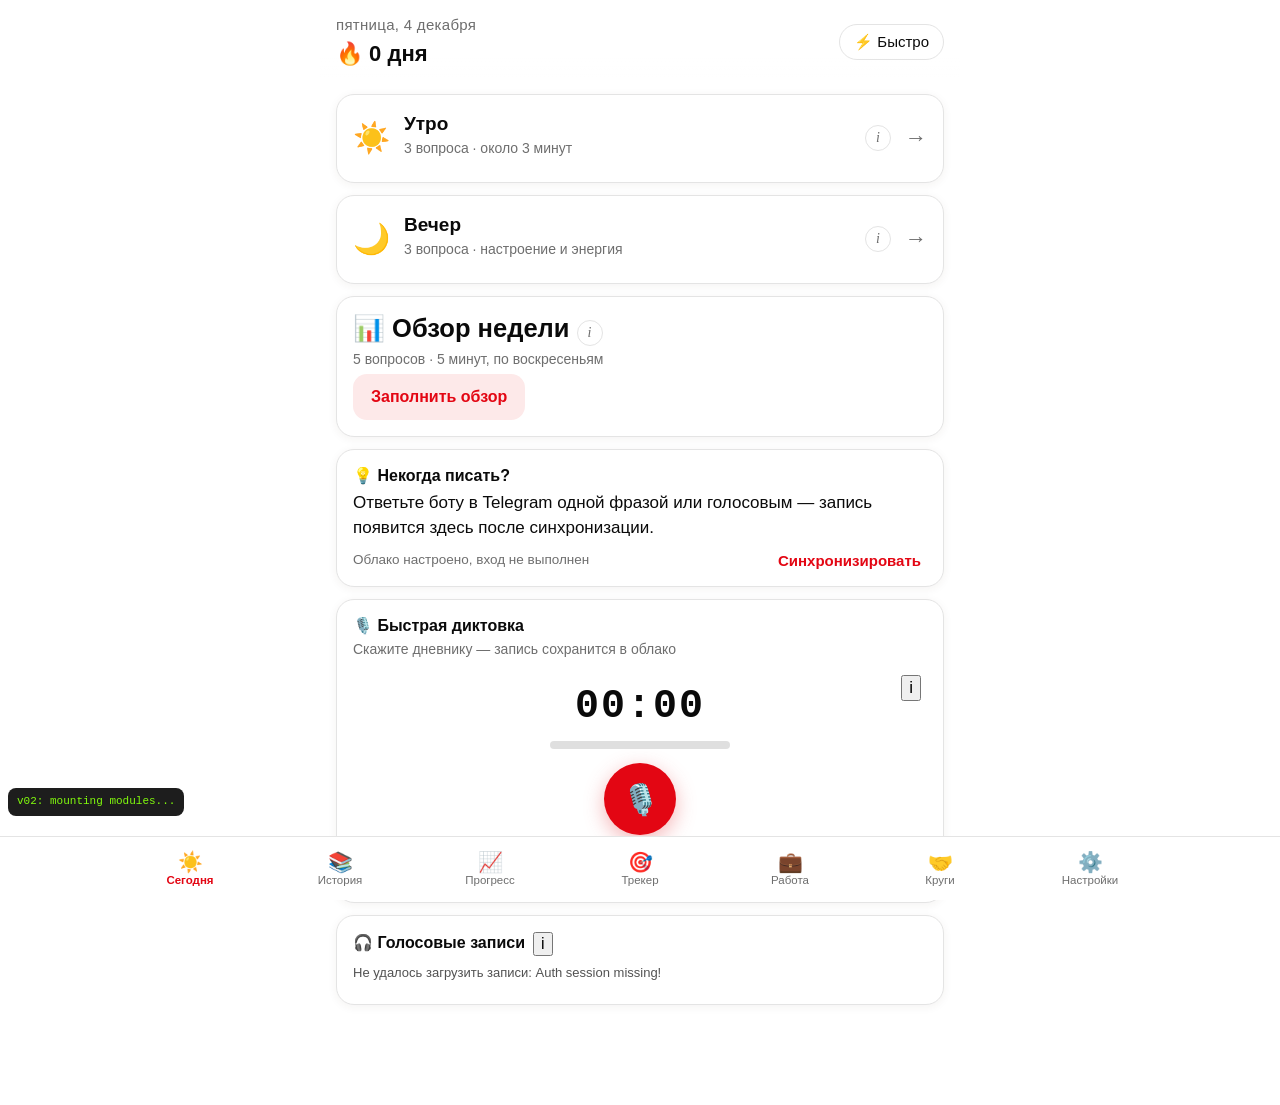
<file: pwa-gh/index.html>
<!DOCTYPE html>
<html lang="ru">
<head>
<meta charset="utf-8">
<meta name="viewport" content="width=device-width, initial-scale=1, viewport-fit=cover">
<title>Шесть минут с собой</title>
<meta name="description" content="Цифровой дневник на 6 минут в день: утро и вечер, напоминания, серия дней, обзор недели.">
<meta name="theme-color" content="#F6F1E8">
<meta name="apple-mobile-web-app-capable" content="yes">
<meta name="mobile-web-app-capable" content="yes">
<meta name="apple-mobile-web-app-status-bar-style" content="default">
<meta name="apple-mobile-web-app-title" content="6 минут">
<link rel="manifest" href="manifest.webmanifest">
<link rel="apple-touch-icon" href="icons/icon-192.png">
<link rel="icon" type="image/png" sizes="192x192" href="icons/icon-192.png">
<style>
/* «Шесть минут с собой» — стили, mobile-first, iOS-friendly */

:root{
  --bg:#FFFFFF;
  --card:#FFFFFF;
  --ink:#0A0A0A;
  --muted:#6E6E6E;
  --line:#E4E4E4;
  --accent:#E30613;
  --accent-soft:#FDE9E9;
  --ok:#2EA043;
  --danger:#E30613;
  --radius:18px;
  --shadow:0 2px 10px rgba(60,45,30,.06);
  --tab-h:64px;
  --font:-apple-system,BlinkMacSystemFont,"SF Pro Text","Segoe UI",Roboto,"Helvetica Neue",Arial,sans-serif;
  /* v0.6.2: фона внутренних блоков (круги): на пару тонов светлее карточки + подсветка */
  --block:#F4F4F2;
  --block-hi:#EBEBE8;
  --block-line:#E4E4E2;
  --inset:#FFFFFF;
  --inset-hi:#FAFAF8;
}

html[data-theme="light"]{--bg:#FFFFFF;--card:#FFFFFF;--ink:#0A0A0A;--muted:#6E6E6E;--line:#E4E4E4;--accent:#E30613;--accent-soft:#FDE9E9;--shadow:0 2px 10px rgba(0,0,0,.08);color-scheme:light;--block:#F4F4F2;--block-hi:#EBEBE8;--block-line:#E4E4E2;--inset:#FFFFFF;--inset-hi:#FAFAF8}
html[data-theme="dark"]{--bg:#0B0B0B;--card:#161616;--ink:#F5F5F5;--muted:#9C9C9C;--line:#2A2A2A;--accent:#FF2B2B;--accent-soft:#2B1212;--shadow:0 2px 12px rgba(0,0,0,.5);color-scheme:dark;--block:#1D1D1D;--block-hi:#252525;--block-line:#2E2E2E;--inset:#242424;--inset-hi:#2A2A2A}

@media (prefers-color-scheme: dark){
  :root{
    --bg:#0B0B0B;
    --card:#161616;
    --ink:#F5F5F5;
    --muted:#9C9C9C;
    --line:#2A2A2A;
    --accent:#E0975F;
    --accent-soft:#33291F;
    --shadow:0 2px 12px rgba(0,0,0,.35);
    --block:#1D1D1D;
    --block-hi:#252525;
    --block-line:#2E2E2E;
    --inset:#242424;
    --inset-hi:#2A2A2A;
  }
}

*{box-sizing:border-box;-webkit-tap-highlight-color:transparent}
html,body{margin:0;padding:0;height:100%}
body{
  font-family:var(--font);
  background:var(--bg);
  color:var(--ink);
  font-size:17px;
  line-height:1.45;
  overscroll-behavior-y:none;
  padding-top:env(safe-area-inset-top);
}
h1,h2,h3{margin:0;line-height:1.2}
p{margin:.35em 0}
code{background:var(--accent-soft);padding:1px 5px;border-radius:5px;font-size:.92em}
button{font-family:inherit;font-size:inherit}
input,textarea,select{
  font-family:inherit;font-size:16px;color:var(--ink);
  background:var(--bg);border:1px solid var(--line);border-radius:12px;
  padding:12px 14px;width:100%;
}
textarea{resize:vertical;min-height:96px;line-height:1.5}
input:focus,textarea:focus,select:focus{outline:2px solid var(--accent);outline-offset:1px;border-color:transparent}
.muted{color:var(--muted);font-size:15px}
.hint-text{color:var(--muted);font-size:13.5px;margin-top:10px}

/* ── экраны ───────────────────────────────── */
.screen{display:none;min-height:100vh;min-height:100dvh;flex-direction:column}
.screen.active{display:flex}
.content{flex:1;overflow-y:auto;padding:14px 16px calc(var(--tab-h) + env(safe-area-inset-bottom) + 24px);
  -webkit-overflow-scrolling:touch}
#screen-form .content,#screen-quick .content,#screen-done .content{padding-bottom:110px}

/* ── шапка ───────────────────────────────── */
.head{
  display:flex;align-items:center;justify-content:space-between;gap:10px;
  padding:14px 16px 10px;position:sticky;top:0;z-index:5;
  background:linear-gradient(var(--bg) 72%,transparent);
}
.date{font-size:15px;color:var(--muted);letter-spacing:.02em}
.streak{font-size:22px;font-weight:650;margin-top:2px}
.page-title{font-size:22px;font-weight:700}
.ghost-btn{
  background:transparent;border:1px solid var(--line);color:var(--ink);
  border-radius:999px;padding:8px 14px;font-size:15px;cursor:pointer;
}
.ghost-btn.small{padding:6px 11px;font-size:13.5px}
.form-head{justify-content:space-between}
.form-title{font-weight:650;font-size:17px}
.timer{font-variant-numeric:tabular-nums;color:var(--muted);font-size:15px;min-width:44px;text-align:right}
.timer.over{color:var(--danger)}

/* ── карточки ─────────────────────────────── */
.card{
  background:var(--card);border:1px solid var(--line);border-radius:var(--radius);
  padding:16px;margin-bottom:12px;box-shadow:var(--shadow);
}
.card h3{font-size:16px;margin-bottom:6px}
.slot{display:flex;align-items:center;gap:14px;padding:18px 16px;cursor:pointer;transition:transform .12s}
.slot:active{transform:scale(.985)}
.slot.done{opacity:.72}
.slot-emoji{font-size:30px;line-height:1}
.slot-body{flex:1}
.slot-body h2{font-size:19px;font-weight:650}
.slot-sub{color:var(--muted);font-size:14px;margin-top:3px}
.slot-action{font-size:22px;color:var(--muted)}
.slot.done .slot-action{color:var(--ok)}
.memory-label{font-size:13px;color:var(--muted);text-transform:uppercase;letter-spacing:.06em}
.memory-text{font-size:16px;font-style:italic;margin-top:6px}

/* ── кнопки ───────────────────────────────── */
.btn{
  border:none;border-radius:14px;padding:14px 18px;font-size:16px;font-weight:600;
  cursor:pointer;transition:transform .1s,opacity .15s;
}
.btn:active{transform:scale(.98)}
.btn.primary{background:var(--accent);color:#fff}
.btn.secondary{background:var(--accent-soft);color:var(--accent)}
.btn.ghost{background:transparent;border:1px solid var(--line);color:var(--ink);font-weight:500}
.btn.danger{background:transparent;border:1px solid var(--danger);color:var(--danger)}
.btn.wide{width:100%}
.btn-row{display:flex;gap:8px;margin-top:8px;flex-wrap:wrap}
.btn-row .btn{flex:1;min-width:130px}
.link-btn{background:none;border:none;color:var(--accent);font-weight:600;cursor:pointer;font-size:15px}

/* ── нижняя навигация ─────────────────────── */
.tabbar{
  position:fixed;left:0;right:0;bottom:0;height:calc(var(--tab-h) + env(safe-area-inset-bottom));
  padding-bottom:env(safe-area-inset-bottom);
  display:flex;background:var(--card);border-top:1px solid var(--line);z-index:20;
}
.tabbar button{
  flex:1;background:none;border:none;color:var(--muted);
  display:flex;flex-direction:column;align-items:center;justify-content:center;gap:2px;
  font-size:11.5px;cursor:pointer;padding:6px 0;
}
.tabbar button span{font-size:20px;line-height:1}
.tabbar button.active{color:var(--accent);font-weight:600}
.form-bar{gap:10px;padding:10px 16px calc(10px + env(safe-area-inset-bottom))}
.form-bar .btn{flex:1}
.form-bar .btn.primary{flex:1.6}

/* ── форма вопроса ────────────────────────── */
.progress{height:4px;background:var(--line);border-radius:99px;overflow:hidden;margin-bottom:22px}
.progress-bar{height:100%;width:0;background:var(--accent);transition:width .25s}
.q-counter{color:var(--muted);font-size:13.5px;letter-spacing:.05em;text-transform:uppercase}
.q-text{font-size:24px;font-weight:650;margin:10px 0 18px;line-height:1.3}
.q-tools{display:flex;align-items:center;gap:10px;margin-top:12px;flex-wrap:wrap}
.q-hint{color:var(--muted);font-size:13.5px}
.rate-label{display:block;font-size:14px;color:var(--muted);margin:16px 0 8px}
.rate{display:flex;gap:8px}
.rate button{
  flex:1;aspect-ratio:1;border-radius:14px;border:1px solid var(--line);
  background:var(--bg);font-size:17px;color:var(--muted);cursor:pointer;
}
.rate button.on{background:var(--accent);border-color:var(--accent);color:#fff;font-weight:700}
.chips{display:flex;flex-wrap:wrap;gap:8px;margin-top:6px}
.chip{
  border:1px solid var(--line);background:var(--bg);color:var(--ink);
  border-radius:999px;padding:8px 14px;font-size:14.5px;cursor:pointer;
}
.chip.on{background:var(--accent);border-color:var(--accent);color:#fff;font-weight:600}

/* ── история ──────────────────────────────── */
.month-nav{display:flex;align-items:center;justify-content:space-between;margin-bottom:10px;font-weight:600}
.grid-weekdays{display:grid;grid-template-columns:repeat(7,1fr);gap:4px;margin-bottom:4px}
.grid-weekdays div{text-align:center;font-size:11.5px;color:var(--muted);text-transform:uppercase}
.grid-month{display:grid;grid-template-columns:repeat(7,1fr);gap:4px}
.day{
  aspect-ratio:1;border-radius:12px;background:var(--card);border:1px solid var(--line);
  display:flex;flex-direction:column;align-items:center;justify-content:center;gap:3px;
  font-size:14px;cursor:pointer;position:relative;
}
.day.other{opacity:.28}
.day.today{border-color:var(--accent);box-shadow:0 0 0 1px var(--accent) inset}
.day.sel{background:var(--accent-soft)}
.dot{width:7px;height:7px;border-radius:99px;display:inline-block;background:transparent}
.dot.full{background:var(--ok)}
.dot.part{background:var(--accent)}
.dot.frozen{background:#7FA8C9}
.dot.empty{background:var(--line)}
.dot.mood{background:var(--accent)}
.dot.energy{background:#7FA8C9}
.legend{display:flex;gap:14px;flex-wrap:wrap;color:var(--muted);font-size:12.5px;margin:12px 2px}
.legend span{display:flex;align-items:center;gap:5px}
.day-detail{margin-top:8px}
.entry-block{border-top:1px solid var(--line);padding:10px 0}
.entry-block:first-child{border-top:none}
.entry-q{color:var(--muted);font-size:13px;margin-bottom:2px}
.entry-a{font-size:16px;white-space:pre-wrap}
.search-results .card{cursor:pointer}

/* ── статистика ───────────────────────────── */
.stat-cards{display:grid;grid-template-columns:1fr 1fr;gap:10px;margin-bottom:12px}
.card.stat{text-align:center;padding:18px 10px;margin:0}
.card.stat span{font-size:30px;font-weight:700;display:block}
.card.stat label{color:var(--muted);font-size:13px}
.bars{display:flex;align-items:flex-end;gap:4px;height:120px;margin:10px 0 6px}
.bars .bargroup{flex:1;display:flex;flex-direction:column;align-items:center;gap:3px;height:100%;justify-content:flex-end}
.bars .pair{display:flex;gap:2px;align-items:flex-end;height:100%;width:100%;justify-content:center}
.bars i{width:8px;border-radius:3px 3px 0 0;display:block}
.bars i.mood{background:var(--accent)}
.bars i.energy{background:#7FA8C9}
.bars small{font-size:10px;color:var(--muted)}
.tag-stats .row{display:flex;align-items:center;gap:10px;margin:7px 0;font-size:14.5px}
.tag-stats .row b{min-width:110px;font-weight:600}
.tag-stats .row .track{flex:1;height:8px;background:var(--line);border-radius:99px;overflow:hidden}
.tag-stats .row .fill{height:100%;background:var(--accent)}
.tag-stats .row span{color:var(--muted);min-width:26px;text-align:right}

/* ── настройки ────────────────────────────── */
.field{display:flex;align-items:center;justify-content:space-between;gap:12px;margin:9px 0}
.field span{color:var(--muted);font-size:15px;flex:0 0 auto}
.field input,.field select{max-width:180px;text-align:right}
.seg{display:flex;gap:8px;margin:10px 0}
.seg button{flex:1;border:1px solid var(--line);background:var(--card);color:var(--muted);
  border-radius:12px;padding:11px;cursor:pointer;font-weight:600}
.seg button.on{background:var(--accent);border-color:var(--accent);color:#fff}
.code-row{display:flex;gap:10px;align-items:center;margin-top:8px}
.big-code{font-size:26px;letter-spacing:.18em;font-weight:700;padding:10px 16px;flex:1;text-align:center}
.sync-row{display:flex;align-items:center;justify-content:space-between;gap:10px;margin-top:10px}
.sync-state{font-size:13.5px;color:var(--muted)}
.version{color:var(--muted);font-size:12.5px;text-align:center;margin:18px 0 0}

/* ── экран успеха ─────────────────────────── */
.done-content{display:flex;flex-direction:column;align-items:center;justify-content:center;text-align:center;gap:10px}
.done-emoji{font-size:56px}
#done-title{font-size:28px;font-weight:700}
.done-sub{color:var(--muted);font-size:16px;max-width:340px}
.card.quote{font-style:italic;max-width:360px;margin-top:8px}

/* ── всплывающее сообщение ────────────────── */
.flash{
  margin:0 16px 8px;padding:12px 14px;border-radius:14px;font-size:15px;
  background:var(--accent-soft);color:var(--accent);border:1px solid transparent;
}
.flash.err{background:#F7DEDA;color:var(--danger)}
.flash.ok{background:#DDEBDF;color:var(--ok)}

@media (min-width:720px){
  .content{max-width:640px;margin:0 auto;width:100%}
  .head{max-width:640px;margin:0 auto;width:100%}
  .tabbar{justify-content:center}
  .tabbar button{max-width:150px}
}

/* ── кнопка [i] и шторка-инструкция ─────────── */
.info-btn{
  width:26px;height:26px;border-radius:50%;border:1px solid var(--line);
  background:var(--bg);color:var(--muted);font-family:Georgia,"Times New Roman",serif;
  font-style:italic;font-size:14px;line-height:1;cursor:pointer;flex:0 0 auto;
}
.info-btn:active{transform:scale(.94)}
.sheet{position:fixed;inset:0;z-index:60;display:flex;align-items:center;justify-content:center;padding:18px}
.sheet[hidden]{display:none}
.sheet-back{position:absolute;inset:0;background:rgba(0,0,0,.45)}
.sheet-card{
  position:relative;background:var(--card);border:1px solid var(--line);border-radius:20px;
  padding:18px;max-width:520px;width:100%;max-height:80vh;overflow:auto;box-shadow:var(--shadow);
}
.sheet-card h3{margin:4px 0 8px;font-size:18px}
.sheet-card p,.sheet-card li{font-size:15px;margin:.35em 0}
.sheet-card ul{padding-left:18px;margin:.3em 0}
.sheet-card .muted{font-size:13.5px}
.quote-author{color:var(--muted);font-size:13.5px;margin-top:10px;font-style:normal}


.sm-data summary{cursor:pointer;font-weight:700;font-size:17px;line-height:1.3;margin:0 0 2px;list-style-position:inside}
.sm-data-hint{font-weight:400;font-size:13px;opacity:.75}
.sm-data[open] summary{margin-bottom:10px}

.auth-actions{display:flex;align-items:center;gap:12px;margin-top:12px;padding-top:12px;border-top:1px dashed var(--line,#3a3a3a)}
.btn.auth-compact{padding:9px 16px;font-size:13.5px;border-radius:10px;width:auto}
.auth-link{background:none;border:0;padding:4px 2px;font-size:12.5px;color:var(--muted,#9a9a9a);text-decoration:underline;cursor:pointer}
</style>
</head>
<body>

<!-- ══════════════ ГЛАВНАЯ / СЕГОДНЯ ══════════════ -->
<section id="screen-today" class="screen active">
  <header class="head">
    <div>
      <div class="date" id="today-date">—</div>
      <div class="streak" id="today-streak">🔥 0</div>
    </div>
    <button class="ghost-btn" id="btn-quick" title="Быстрая запись">⚡ Быстро</button>
  </header>

  <div id="flash" class="flash" hidden></div>

  <main class="content">
    <article class="card slot" id="card-am" data-slot="am">
      <div class="slot-emoji">☀️</div>
      <div class="slot-body">
        <h2>Утро</h2>
        <p class="slot-sub" id="am-sub">3 вопроса · около 3 минут</p>
      </div>
      <button class="info-btn" data-info="am" aria-label="Как пользоваться блоком «Утро»">i</button>
      <div class="slot-action" id="am-action">→</div>
    </article>

    <article class="card slot" id="card-pm" data-slot="pm">
      <div class="slot-emoji">🌙</div>
      <div class="slot-body">
        <h2>Вечер</h2>
        <p class="slot-sub" id="pm-sub">3 вопроса · около 3 минут</p>
      </div>
      <button class="info-btn" data-info="pm" aria-label="Как пользоваться блоком «Вечер»">i</button>
      <div class="slot-action" id="pm-action">→</div>
    </article>

    <!-- v0.7.1: «Сегодня выполнено» — спойлер с прогрессом по задачам (монтирует v02.js) -->
    <div id="donetoday-host"></div>

    <article class="card memory" id="memory-card" hidden>
      <div class="memory-label" id="memory-label">В этот день</div>
      <p class="memory-text" id="memory-text"></p>
    </article>

    <article class="card weekly" id="weekly-card">
      <h2>📊 Обзор недели <button class="info-btn" data-info="weekly" aria-label="Как пользоваться обзором недели">i</button></h2>
      <p class="slot-sub" id="weekly-sub">5 вопросов по воскресеньям</p>
      <button class="btn secondary" id="btn-weekly">Заполнить обзор</button>
    </article>

    <article class="card hint">
      <h3>💡 Некогда писать?</h3>
      <p>Ответьте боту в Telegram одной фразой или голосовым — запись появится здесь после синхронизации.</p>
      <div class="sync-row">
        <span id="sync-state" class="sync-state">Облако не подключено</span>
        <button class="link-btn" id="btn-sync">Синхронизировать</button>
      </div>
    </article>

    <article class="card">
      <h3 style="margin-bottom:4px">🎙️ Быстрая диктовка</h3>
      <p class="slot-sub" style="margin:0 0 10px">Скажите дневнику — запись сохранится в облако</p>
      <div id="voice-host"></div>
    </article>

    <article class="card">
      <h3 style="margin-bottom:8px">🎧 Голосовые записи</h3>
      <div id="voicelist-host"></div>
    </article>
  </main>
</section>

<!-- ══════════════ ФОРМА ══════════════ -->
<section id="screen-form" class="screen">
  <header class="head form-head">
    <button class="ghost-btn" id="btn-form-close">✕</button>
    <div class="form-title" id="form-title">Утро</div>
    <div class="timer" id="form-timer">3:00</div>
  </header>

  <main class="content form-content">
    <div class="progress"><div class="progress-bar" id="form-progress"></div></div>

    <div class="q-step" id="q-step">
      <div class="q-counter" id="q-counter">1 / 3</div>
      <h1 class="q-text" id="q-text">—</h1>
      <textarea id="q-input" rows="4" placeholder="Пишите свободно…"></textarea>
      <div class="q-tools">
        <button class="ghost-btn small" id="btn-mic" title="Голосовой ввод">🎙 Диктовка</button>
        <span class="q-hint" id="q-hint"></span>
      </div>
    </div>

    <div class="q-step" id="rate-step" hidden>
      <h1 class="q-text">Как прошёл день?</h1>
      <label class="rate-label">Настроение</label>
      <div class="rate" id="rate-mood"></div>
      <label class="rate-label">Энергия</label>
      <div class="rate" id="rate-energy"></div>
      <label class="rate-label">Теги</label>
      <div class="chips" id="tag-chips"></div>
    </div>
  </main>

  <footer class="tabbar form-bar">
    <button class="btn ghost" id="btn-prev">Назад</button>
    <button class="btn primary" id="btn-next">Дальше</button>
  </footer>
</section>

<!-- ══════════════ БЫСТРАЯ ЗАПИСЬ ══════════════ -->
<section id="screen-quick" class="screen">
  <header class="head form-head">
    <button class="ghost-btn" id="btn-quick-close">✕</button>
    <div class="form-title">Быстрая запись <button class="info-btn" data-info="quick" aria-label="Как пользоваться быстрой записью">i</button></div>
    <div></div>
  </header>
  <main class="content">
    <p class="muted">Три короткие строки — этого достаточно. Позже можно дополнить.</p>
    <div class="seg" id="quick-slot">
      <button data-slot="am">☀️ Утро</button>
      <button data-slot="pm">🌙 Вечер</button>
    </div>
    <textarea id="quick-1" rows="2" placeholder="Что хорошего сейчас?"></textarea>
    <textarea id="quick-2" rows="2" placeholder="Что важно сегодня?"></textarea>
    <textarea id="quick-3" rows="2" placeholder="Что возьмёшь из сегодня в завтра?"></textarea>
  </main>
  <footer class="tabbar form-bar">
    <button class="btn primary wide" id="btn-quick-save">Сохранить (10 секунд)</button>
  </footer>
</section>

<!-- ══════════════ ИСТОРИЯ ══════════════ -->
<section id="screen-history" class="screen">
  <header class="head">
    <h1 class="page-title">История</h1>
    <input type="search" id="search" placeholder="Поиск…">
  </header>
  <main class="content">
    <div class="month-nav">
      <button class="ghost-btn" id="m-prev">‹</button>
      <div id="m-label">—</div>
      <button class="ghost-btn" id="m-next">›</button>
    </div>
    <div class="grid-weekdays" id="grid-weekdays"></div>
    <div class="grid-month" id="grid-month"></div>
    <div class="legend">
      <span><i class="dot full"></i> оба блока</span>
      <span><i class="dot part"></i> один блок</span>
      <span><i class="dot frozen"></i> заморозка</span>
      <span><i class="dot empty"></i> пусто</span>
    </div>
    <div id="day-detail" class="day-detail" hidden></div>
    <div id="search-results" class="search-results"></div>
  </main>
</section>

<!-- ══════════════ СТАТИСТИКА ══════════════ -->
<section id="screen-stats" class="screen">
  <header class="head"><h1 class="page-title">Прогресс</h1></header>
  <main class="content" id="stats-content">
    <div class="stat-cards">
      <div class="card stat"><span id="stat-streak">0</span><label>серия, дней</label></div>
      <div class="card stat"><span id="stat-longest">0</span><label>рекорд</label></div>
      <div class="card stat"><span id="stat-month">0</span><label>дней за месяц</label></div>
      <div class="card stat"><span id="stat-avg">—</span><label>среднее время</label></div>
    </div>

    <div class="card">
      <h3>Настроение и энергия, 14 дней</h3>
      <div class="bars" id="bars-chart"></div>
      <div class="legend"><span><i class="dot mood"></i> настроение</span><span><i class="dot energy"></i> энергия</span></div>
    </div>

    <div class="card">
      <h3>Темы записей</h3>
      <div id="top-tags" class="tag-stats"></div>
    </div>

    <div class="card">
      <h3>Когда вы реально пишете</h3>
      <div id="hour-hist" class="tag-stats"></div>
    </div>
    <div class="card">
      <h3>Привычки и активность (v0.2)</h3>
      <div id="stats-host"></div>
    </div>
  </main>
</section>

<!-- ══════════════ НАСТРОЙКИ ══════════════ -->
<section id="screen-settings" class="screen">
  <header class="head"><h1 class="page-title">Настройки</h1></header>
  <main class="content">

    <div class="card">
      <h3>👤 Облако (Supabase)</h3>
      <p class="muted" id="auth-status">Не подключено — записи хранятся только на этом устройстве.</p>
      <div id="auth-box">
        <input type="email" id="auth-email" placeholder="ваша@почта.ру" autocomplete="email" inputmode="email">
        <input type="password" id="auth-pass" placeholder="Пароль (минимум 6 символов)" autocomplete="current-password">
        <div class="auth-actions">
          <button class="btn auth-compact" id="btn-login-pass">Войти с паролем</button>
          <button class="auth-link" id="btn-login" title="Magic link: на почту придёт одноразовая ссылка для входа без пароля">или войти по ссылке на почту</button>
        </div>
      </div>
      <button class="btn ghost" id="btn-logout" hidden>Выйти</button>
      <p class="hint-text">«Ссылка на почту» — magic link: письмо с одноразовой ссылкой, пароль не нужен. Если письмо не доходит (спа-фильтры ya.ru) — войдите с паролем.</p>
    </div>

    <div class="card">
      <h3>🤖 Telegram-бот</h3>
      <p class="muted">Код для привязки (живёт 15 минут). Отправьте боту: <code>/link КОД</code></p>
      <div class="code-row">
        <code id="link-code" class="big-code">—</code>
        <button class="btn secondary" id="btn-gen-code">Создать код</button>
      </div>
      <p class="hint-text" id="link-note"></p>
    </div>

    <div class="card">
      <h3>⏰ Напоминания</h3>
      <label class="field"><span>Будни, утро</span><input type="time" id="set-wd-am"></label>
      <label class="field"><span>Будни, вечер</span><input type="time" id="set-wd-pm"></label>
      <label class="field"><span>Выходные, утро</span><input type="time" id="set-we-am"></label>
      <label class="field"><span>Выходные, вечер</span><input type="time" id="set-we-pm"></label>
      <label class="field"><span>Догонять через, мин</span><input type="number" id="set-followup" min="0" max="240" step="15"></label>
      <label class="field"><span>Часовой пояс</span><input type="text" id="set-tz" readonly></label>
      <label class="field"><span>Пауза до (отпуск)</span><input type="date" id="set-vacation"></label>
      <label class="field"><span>Ротация вопросов</span>
        <select id="set-rotation">
          <option value="fixed">Всегда одинаковые</option>
          <option value="random">Случайные варианты</option>
          <option value="weekly">Менять раз в неделю</option>
        </select>
      </label>
      <button class="btn primary" id="btn-save-settings">Сохранить и перепланировать</button>
    </div>

    <div class="card">
      <h3>📅 Календарь (Google / Apple)</h3>
      <p class="muted">Файл .ics с ежедневными событиями «6 минут». Импорт: iPhone — открыть файл → «Добавить всё»; Google Calendar — Настройки → Импорт.</p>
      <button class="btn secondary" id="btn-ics">Скачать .ics</button>
    </div>

    <div class="card">
      <h3>📱 На домашний экран iPhone</h3>
      <p class="muted">Safari → кнопка «Поделиться» → «На экран Домой». После этого приложение открывается в полноэкранном режиме и работает офлайн.</p>
      <p class="hint-text">Для автозапуска по расписанию добавьте в «Команды» (Shortcuts) автоматизацию: Время → «Открыть URL» → адрес этого приложения.</p>
    </div>

    <div class="card">
      <details class="sm-data">
        <summary>💾 Данные: экспорт и импорт <span class="sm-data-hint">· для продвинутых, нажмите, чтобы раскрыть</span></summary>
        <div class="btn-row">
          <button class="btn secondary" id="btn-export-json">Экспорт JSON</button>
          <button class="btn secondary" id="btn-export-csv">Экспорт CSV</button>
        </div>
        <div class="btn-row">
          <button class="btn secondary" id="btn-export-md">Экспорт Markdown</button>
          <label class="btn secondary file-label">Импорт JSON<input type="file" id="file-import" accept="application/json" hidden></label>
        </div>
      </details>
      <div class="btn-row">
        <button class="btn ghost" id="btn-freeze">🧊 Заморозить сегодня</button>
        <button class="btn danger" id="btn-wipe">Стереть всё</button>
      </div>
    </div>

    <p class="version">v0.1 · данные на устройстве + Supabase · <span id="build-info"></span></p>
  </main>
</section>

<!-- ══════════════ ЭКРАН УСПЕХА ══════════════ -->
<section id="screen-done" class="screen">
  <main class="content done-content">
    <div class="done-emoji" id="done-emoji">✅</div>
    <h1 id="done-title">Готово</h1>
    <p class="done-sub" id="done-sub"></p>
    <div class="card quote"><span id="done-quote"></span><div class="quote-author" id="done-quote-author"></div></div>
    <button class="btn primary wide" id="btn-done-close">Вернуться</button>
  </main>
</section>

<!-- ══════════════ ЭКРАН ТРЕКЕР (v0.2) ══════════════ -->
<section id="screen-tracker" class="screen">
  <header class="head"><h1 class="page-title">Трекер</h1></header>
  <main class="content">
    <div class="card"><div id="habits-host"></div></div>
    <div class="card"><div id="focus-host"></div></div>
    <div class="card"><div id="tasks-host"></div></div>
    <div class="card"><div id="theory-host"></div></div>
  </main>
</section>

<!-- ══════════════ ЭКРАН РАБОТА (v0.2.1) ══════════════ -->
<section id="screen-work" class="screen">
  <header class="head"><h1 class="page-title">Работа</h1></header>
  <main class="content">
    <div class="card"><div id="work-host"></div></div>
  </main>
</section>

<!-- ══════════════ ЭКРАН КРУГИ (v0.5) ══════════════ -->
<section id="screen-circles" class="screen">
  <header class="head"><h1 class="page-title">Круги</h1></header>
  <main class="content">
    <div class="card"><div id="circles-host"></div></div>
  </main>
</section>

<!-- ══════════════ ШТОРКА-ИНСТРУКЦИЯ ══════════════ -->
<section id="info-sheet" class="sheet" hidden>
  <div class="sheet-back" id="info-back"></div>
  <div class="sheet-card">
    <button class="ghost-btn" id="info-close">✕ Закрыть</button>
    <div id="info-body"></div>
  </div>
</section>

<!-- ══════════════ НИЖНЯЯ НАВИГАЦИЯ ══════════════ -->
<nav class="tabbar" id="tabbar">
  <button data-tab="today" class="active"><span>☀️</span>Сегодня</button>
  <button data-tab="history"><span>📚</span>История</button>
  <button data-tab="stats"><span>📈</span>Прогресс</button>
  <button data-tab="tracker"><span>🎯</span>Трекер</button>
  <button data-tab="work"><span>💼</span>Работа</button>
  <button data-tab="circles"><span>🤝</span>Круги</button>
  <button data-tab="settings"><span>⚙️</span>Настройки</button>
</nav>

<script defer src="js/bundle.js?v=025"></script>
<script defer src="js/v02.js?v=037"></script>
</body>
</html>
</file>
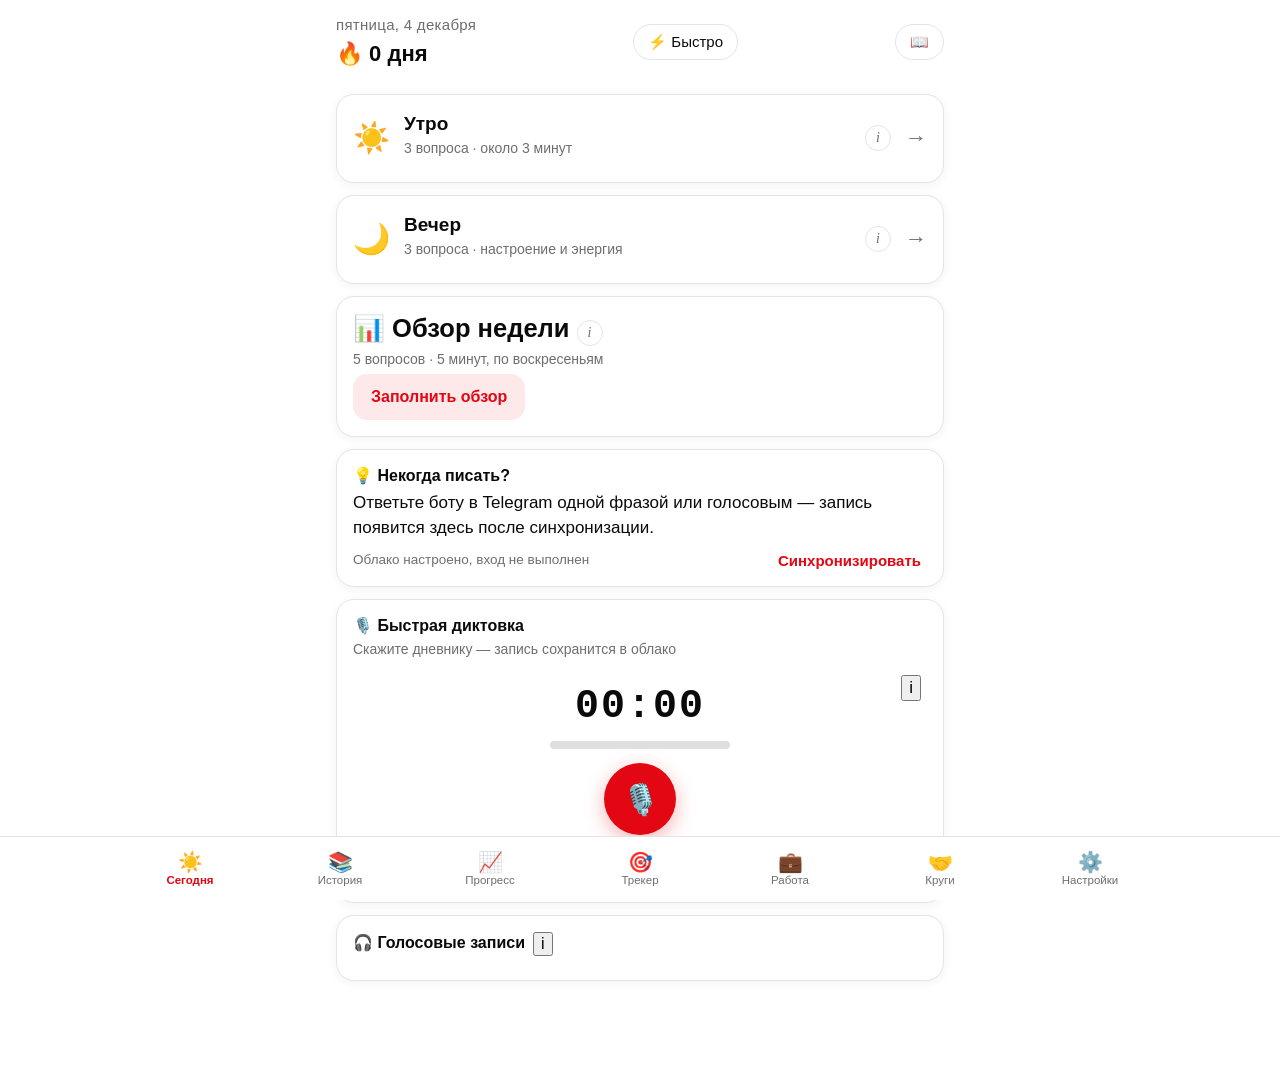
<file: docs/pwa-gh/index.html>
<!DOCTYPE html>
<html lang="ru">
<head>
<meta charset="utf-8">
<meta name="viewport" content="width=device-width, initial-scale=1, viewport-fit=cover">
<title>Шесть минут с собой</title>
<meta name="description" content="Цифровой дневник на 6 минут в день: утро и вечер, напоминания, серия дней, обзор недели.">
<meta name="theme-color" content="#F6F1E8">
<meta name="apple-mobile-web-app-capable" content="yes">
<meta name="mobile-web-app-capable" content="yes">
<meta name="apple-mobile-web-app-status-bar-style" content="default">
<meta name="apple-mobile-web-app-title" content="6 минут">
<link rel="manifest" href="manifest.webmanifest">
<link rel="apple-touch-icon" href="icons/icon-192.png">
<link rel="icon" type="image/png" sizes="192x192" href="icons/icon-192.png">
<style>
/* «Шесть минут с собой» — стили, mobile-first, iOS-friendly */

:root{
  --bg:#FFFFFF;
  --card:#FFFFFF;
  --ink:#0A0A0A;
  --muted:#6E6E6E;
  --line:#E4E4E4;
  --accent:#E30613;
  --accent-soft:#FDE9E9;
  --ok:#2EA043;
  --danger:#E30613;
  --radius:18px;
  --shadow:0 2px 10px rgba(60,45,30,.06);
  --tab-h:64px;
  --font:-apple-system,BlinkMacSystemFont,"SF Pro Text","Segoe UI",Roboto,"Helvetica Neue",Arial,sans-serif;
  /* v0.6.2: фона внутренних блоков (круги): на пару тонов светлее карточки + подсветка */
  --block:#F4F4F2;
  --block-hi:#EBEBE8;
  --block-line:#E4E4E2;
  --inset:#FFFFFF;
  --inset-hi:#FAFAF8;
}

html[data-theme="light"]{--bg:#FFFFFF;--card:#FFFFFF;--ink:#0A0A0A;--muted:#6E6E6E;--line:#E4E4E4;--accent:#E30613;--accent-soft:#FDE9E9;--shadow:0 2px 10px rgba(0,0,0,.08);color-scheme:light;--block:#F4F4F2;--block-hi:#EBEBE8;--block-line:#E4E4E2;--inset:#FFFFFF;--inset-hi:#FAFAF8}
html[data-theme="dark"]{--bg:#0B0B0B;--card:#161616;--ink:#F5F5F5;--muted:#9C9C9C;--line:#2A2A2A;--accent:#FF2B2B;--accent-soft:#2B1212;--shadow:0 2px 12px rgba(0,0,0,.5);color-scheme:dark;--block:#1D1D1D;--block-hi:#252525;--block-line:#2E2E2E;--inset:#242424;--inset-hi:#2A2A2A}

@media (prefers-color-scheme: dark){
  :root{
    --bg:#0B0B0B;
    --card:#161616;
    --ink:#F5F5F5;
    --muted:#9C9C9C;
    --line:#2A2A2A;
    --accent:#E0975F;
    --accent-soft:#33291F;
    --shadow:0 2px 12px rgba(0,0,0,.35);
    --block:#1D1D1D;
    --block-hi:#252525;
    --block-line:#2E2E2E;
    --inset:#242424;
    --inset-hi:#2A2A2A;
  }
}

*{box-sizing:border-box;-webkit-tap-highlight-color:transparent}
html,body{margin:0;padding:0;height:100%}
body{
  font-family:var(--font);
  background:var(--bg);
  color:var(--ink);
  font-size:17px;
  line-height:1.45;
  overscroll-behavior-y:none;
  padding-top:env(safe-area-inset-top);
}
h1,h2,h3{margin:0;line-height:1.2}
p{margin:.35em 0}
code{background:var(--accent-soft);padding:1px 5px;border-radius:5px;font-size:.92em}
button{font-family:inherit;font-size:inherit}
input,textarea,select{
  font-family:inherit;font-size:16px;color:var(--ink);
  background:var(--bg);border:1px solid var(--line);border-radius:12px;
  padding:12px 14px;width:100%;
}
textarea{resize:vertical;min-height:96px;line-height:1.5}
input:focus,textarea:focus,select:focus{outline:2px solid var(--accent);outline-offset:1px;border-color:transparent}
.muted{color:var(--muted);font-size:15px}
.hint-text{color:var(--muted);font-size:13.5px;margin-top:10px}

/* ── экраны ───────────────────────────────── */
.screen{display:none;min-height:100vh;min-height:100dvh;flex-direction:column}
.screen.active{display:flex}
.content{flex:1;overflow-y:auto;padding:14px 16px calc(var(--tab-h) + env(safe-area-inset-bottom) + 24px);
  -webkit-overflow-scrolling:touch}
#screen-form .content,#screen-quick .content,#screen-done .content{padding-bottom:110px}

/* ── шапка ───────────────────────────────── */
.head{
  display:flex;align-items:center;justify-content:space-between;gap:10px;
  padding:14px 16px 10px;position:sticky;top:0;z-index:5;
  background:linear-gradient(var(--bg) 72%,transparent);
}
.date{font-size:15px;color:var(--muted);letter-spacing:.02em}
.streak{font-size:22px;font-weight:650;margin-top:2px}
.page-title{font-size:22px;font-weight:700}
.ghost-btn{
  background:transparent;border:1px solid var(--line);color:var(--ink);
  border-radius:999px;padding:8px 14px;font-size:15px;cursor:pointer;
}
.ghost-btn.small{padding:6px 11px;font-size:13.5px}
.form-head{justify-content:space-between}
.form-title{font-weight:650;font-size:17px}
.timer{font-variant-numeric:tabular-nums;color:var(--muted);font-size:15px;min-width:44px;text-align:right}
.timer.over{color:var(--danger)}

/* ── карточки ─────────────────────────────── */
.card{
  background:var(--card);border:1px solid var(--line);border-radius:var(--radius);
  padding:16px;margin-bottom:12px;box-shadow:var(--shadow);
}
.card h3{font-size:16px;margin-bottom:6px}
.slot{display:flex;align-items:center;gap:14px;padding:18px 16px;cursor:pointer;transition:transform .12s}
.slot:active{transform:scale(.985)}
.slot.done{opacity:.72}
.slot-emoji{font-size:30px;line-height:1}
.slot-body{flex:1}
.slot-body h2{font-size:19px;font-weight:650}
.slot-sub{color:var(--muted);font-size:14px;margin-top:3px}
.slot-action{font-size:22px;color:var(--muted)}
.slot.done .slot-action{color:var(--ok)}
.memory-label{font-size:13px;color:var(--muted);text-transform:uppercase;letter-spacing:.06em}
.memory-text{font-size:16px;font-style:italic;margin-top:6px}

/* ── кнопки ───────────────────────────────── */
.btn{
  border:none;border-radius:14px;padding:14px 18px;font-size:16px;font-weight:600;
  cursor:pointer;transition:transform .1s,opacity .15s;
}
.btn:active{transform:scale(.98)}
.btn.primary{background:var(--accent);color:#fff}
.btn.secondary{background:var(--accent-soft);color:var(--accent)}
.btn.ghost{background:transparent;border:1px solid var(--line);color:var(--ink);font-weight:500}
.btn.danger{background:transparent;border:1px solid var(--danger);color:var(--danger)}
.btn.wide{width:100%}
.btn-row{display:flex;gap:8px;margin-top:8px;flex-wrap:wrap}
.btn-row .btn{flex:1;min-width:130px}
.link-btn{background:none;border:none;color:var(--accent);font-weight:600;cursor:pointer;font-size:15px}

/* ── нижняя навигация ─────────────────────── */
.tabbar{
  position:fixed;left:0;right:0;bottom:0;height:calc(var(--tab-h) + env(safe-area-inset-bottom));
  padding-bottom:env(safe-area-inset-bottom);
  display:flex;background:var(--card);border-top:1px solid var(--line);z-index:20;
}
.tabbar button{
  flex:1;background:none;border:none;color:var(--muted);
  display:flex;flex-direction:column;align-items:center;justify-content:center;gap:2px;
  font-size:11.5px;cursor:pointer;padding:6px 0;
}
.tabbar button span{font-size:20px;line-height:1}
.tabbar button.active{color:var(--accent);font-weight:600}
.form-bar{gap:10px;padding:10px 16px calc(10px + env(safe-area-inset-bottom))}
.form-bar .btn{flex:1}
.form-bar .btn.primary{flex:1.6}

/* ── форма вопроса ────────────────────────── */
.progress{height:4px;background:var(--line);border-radius:99px;overflow:hidden;margin-bottom:22px}
.progress-bar{height:100%;width:0;background:var(--accent);transition:width .25s}
.q-counter{color:var(--muted);font-size:13.5px;letter-spacing:.05em;text-transform:uppercase}
.q-text{font-size:24px;font-weight:650;margin:10px 0 18px;line-height:1.3}
.q-tools{display:flex;align-items:center;gap:10px;margin-top:12px;flex-wrap:wrap}
.q-hint{color:var(--muted);font-size:13.5px}
.rate-label{display:block;font-size:14px;color:var(--muted);margin:16px 0 8px}
.rate{display:flex;gap:8px}
.rate button{
  flex:1;aspect-ratio:1;border-radius:14px;border:1px solid var(--line);
  background:var(--bg);font-size:17px;color:var(--muted);cursor:pointer;
}
.rate button.on{background:var(--accent);border-color:var(--accent);color:#fff;font-weight:700}
.chips{display:flex;flex-wrap:wrap;gap:8px;margin-top:6px}
.chip{
  border:1px solid var(--line);background:var(--bg);color:var(--ink);
  border-radius:999px;padding:8px 14px;font-size:14.5px;cursor:pointer;
}
.chip.on{background:var(--accent);border-color:var(--accent);color:#fff;font-weight:600}

/* ── история ──────────────────────────────── */
.month-nav{display:flex;align-items:center;justify-content:space-between;margin-bottom:10px;font-weight:600}
.grid-weekdays{display:grid;grid-template-columns:repeat(7,1fr);gap:4px;margin-bottom:4px}
.grid-weekdays div{text-align:center;font-size:11.5px;color:var(--muted);text-transform:uppercase}
.grid-month{display:grid;grid-template-columns:repeat(7,1fr);gap:4px}
.day{
  aspect-ratio:1;border-radius:12px;background:var(--card);border:1px solid var(--line);
  display:flex;flex-direction:column;align-items:center;justify-content:center;gap:3px;
  font-size:14px;cursor:pointer;position:relative;
}
.day.other{opacity:.28}
.day.today{border-color:var(--accent);box-shadow:0 0 0 1px var(--accent) inset}
.day.sel{background:var(--accent-soft)}
.dot{width:7px;height:7px;border-radius:99px;display:inline-block;background:transparent}
.dot.full{background:var(--ok)}
.dot.part{background:var(--accent)}
.dot.frozen{background:#7FA8C9}
.dot.empty{background:var(--line)}
.dot.mood{background:var(--accent)}
.dot.energy{background:#7FA8C9}
.legend{display:flex;gap:14px;flex-wrap:wrap;color:var(--muted);font-size:12.5px;margin:12px 2px}
.legend span{display:flex;align-items:center;gap:5px}
.day-detail{margin-top:8px}
.entry-block{border-top:1px solid var(--line);padding:10px 0}
.entry-block:first-child{border-top:none}
.entry-q{color:var(--muted);font-size:13px;margin-bottom:2px}
.entry-a{font-size:16px;white-space:pre-wrap}
.search-results .card{cursor:pointer}

/* ── статистика ───────────────────────────── */
.stat-cards{display:grid;grid-template-columns:1fr 1fr;gap:10px;margin-bottom:12px}
.card.stat{text-align:center;padding:18px 10px;margin:0}
.card.stat span{font-size:30px;font-weight:700;display:block}
.card.stat label{color:var(--muted);font-size:13px}
.bars{display:flex;align-items:flex-end;gap:4px;height:120px;margin:10px 0 6px}
.bars .bargroup{flex:1;display:flex;flex-direction:column;align-items:center;gap:3px;height:100%;justify-content:flex-end}
.bars .pair{display:flex;gap:2px;align-items:flex-end;height:100%;width:100%;justify-content:center}
.bars i{width:8px;border-radius:3px 3px 0 0;display:block}
.bars i.mood{background:var(--accent)}
.bars i.energy{background:#7FA8C9}
.bars small{font-size:10px;color:var(--muted)}
.tag-stats .row{display:flex;align-items:center;gap:10px;margin:7px 0;font-size:14.5px}
.tag-stats .row b{min-width:110px;font-weight:600}
.tag-stats .row .track{flex:1;height:8px;background:var(--line);border-radius:99px;overflow:hidden}
.tag-stats .row .fill{height:100%;background:var(--accent)}
.tag-stats .row span{color:var(--muted);min-width:26px;text-align:right}

/* ── настройки ────────────────────────────── */
.field{display:flex;align-items:center;justify-content:space-between;gap:12px;margin:9px 0}
.field span{color:var(--muted);font-size:15px;flex:0 0 auto}
.field input,.field select{max-width:180px;text-align:right}
.seg{display:flex;gap:8px;margin:10px 0}
.seg button{flex:1;border:1px solid var(--line);background:var(--card);color:var(--muted);
  border-radius:12px;padding:11px;cursor:pointer;font-weight:600}
.seg button.on{background:var(--accent);border-color:var(--accent);color:#fff}
.code-row{display:flex;gap:10px;align-items:center;margin-top:8px}
.big-code{font-size:26px;letter-spacing:.18em;font-weight:700;padding:10px 16px;flex:1;text-align:center}
.sync-row{display:flex;align-items:center;justify-content:space-between;gap:10px;margin-top:10px}
.sync-state{font-size:13.5px;color:var(--muted)}
.version{color:var(--muted);font-size:12.5px;text-align:center;margin:18px 0 0}

/* ── экран успеха ─────────────────────────── */
.done-content{display:flex;flex-direction:column;align-items:center;justify-content:center;text-align:center;gap:10px}
.done-emoji{font-size:56px}
#done-title{font-size:28px;font-weight:700}
.done-sub{color:var(--muted);font-size:16px;max-width:340px}
.card.quote{font-style:italic;max-width:360px;margin-top:8px}

/* ── всплывающее сообщение ────────────────── */
.flash{
  margin:0 16px 8px;padding:12px 14px;border-radius:14px;font-size:15px;
  background:var(--accent-soft);color:var(--accent);border:1px solid transparent;
}
.flash.err{background:#F7DEDA;color:var(--danger)}
.flash.ok{background:#DDEBDF;color:var(--ok)}

@media (min-width:720px){
  .content{max-width:640px;margin:0 auto;width:100%}
  .head{max-width:640px;margin:0 auto;width:100%}
  .tabbar{justify-content:center}
  .tabbar button{max-width:150px}
}

/* ── кнопка [i] и шторка-инструкция ─────────── */
.info-btn{
  width:26px;height:26px;border-radius:50%;border:1px solid var(--line);
  background:var(--bg);color:var(--muted);font-family:Georgia,"Times New Roman",serif;
  font-style:italic;font-size:14px;line-height:1;cursor:pointer;flex:0 0 auto;
}
.info-btn:active{transform:scale(.94)}
.sheet{position:fixed;inset:0;z-index:60;display:flex;align-items:center;justify-content:center;padding:18px}
.sheet[hidden]{display:none}
.sheet-back{position:absolute;inset:0;background:rgba(0,0,0,.45)}
.sheet-card{
  position:relative;background:var(--card);border:1px solid var(--line);border-radius:20px;
  padding:18px;max-width:520px;width:100%;max-height:80vh;overflow:auto;box-shadow:var(--shadow);
}
.sheet-card h3{margin:4px 0 8px;font-size:18px}
.sheet-card p,.sheet-card li{font-size:15px;margin:.35em 0}
.sheet-card ul{padding-left:18px;margin:.3em 0}
.sheet-card .muted{font-size:13.5px}
.quote-author{color:var(--muted);font-size:13.5px;margin-top:10px;font-style:normal}


.sm-data summary{cursor:pointer;font-weight:700;font-size:17px;line-height:1.3;margin:0 0 2px;list-style-position:inside}
.sm-data-hint{font-weight:400;font-size:13px;opacity:.75}
.sm-data[open] summary{margin-bottom:10px}

.auth-actions{display:flex;align-items:center;gap:12px;margin-top:12px;padding-top:12px;border-top:1px dashed var(--line,#3a3a3a)}
.btn.auth-compact{padding:9px 16px;font-size:13.5px;border-radius:10px;width:auto}
.auth-link{background:none;border:0;padding:4px 2px;font-size:12.5px;color:var(--muted,#9a9a9a);text-decoration:underline;cursor:pointer}
</style>
</head>
<body>

<!-- ══════════════ ГЛАВНАЯ / СЕГОДНЯ ══════════════ -->
<section id="screen-today" class="screen active">
  <header class="head">
    <div>
      <div class="date" id="today-date">—</div>
      <div class="streak" id="today-streak">🔥 0</div>
    </div>
    <button class="ghost-btn" id="btn-quick" title="Быстрая запись">⚡ Быстро</button>
    <button class="ghost-btn" id="btn-wisdom" title="Мудрость «6 минут»">📖</button>
  </header>

  <div id="flash" class="flash" hidden></div>

  <main class="content">
    <article class="card slot" id="card-am" data-slot="am">
      <div class="slot-emoji">☀️</div>
      <div class="slot-body">
        <h2>Утро</h2>
        <p class="slot-sub" id="am-sub">3 вопроса · около 3 минут</p>
      </div>
      <button class="info-btn" data-info="am" aria-label="Как пользоваться блоком «Утро»">i</button>
      <div class="slot-action" id="am-action">→</div>
    </article>

    <article class="card slot" id="card-pm" data-slot="pm">
      <div class="slot-emoji">🌙</div>
      <div class="slot-body">
        <h2>Вечер</h2>
        <p class="slot-sub" id="pm-sub">3 вопроса · около 3 минут</p>
      </div>
      <button class="info-btn" data-info="pm" aria-label="Как пользоваться блоком «Вечер»">i</button>
      <div class="slot-action" id="pm-action">→</div>
    </article>

    <!-- v0.7.1: «Сегодня выполнено» — спойлер с прогрессом по задачам (монтирует v02.js) -->
    <div id="donetoday-host"></div>

    <article class="card memory" id="memory-card" hidden>
      <div class="memory-label" id="memory-label">В этот день</div>
      <p class="memory-text" id="memory-text"></p>
    </article>

    <article class="card weekly" id="weekly-card">
      <h2>📊 Обзор недели <button class="info-btn" data-info="weekly" aria-label="Как пользоваться обзором недели">i</button></h2>
      <p class="slot-sub" id="weekly-sub">5 вопросов по воскресеньям</p>
      <button class="btn secondary" id="btn-weekly">Заполнить обзор</button>
    </article>

    <article class="card hint">
      <h3>💡 Некогда писать?</h3>
      <p>Ответьте боту в Telegram одной фразой или голосовым — запись появится здесь после синхронизации.</p>
      <div class="sync-row">
        <span id="sync-state" class="sync-state">Облако не подключено</span>
        <button class="link-btn" id="btn-sync">Синхронизировать</button>
      </div>
    </article>

    <article class="card">
      <h3 style="margin-bottom:4px">🎙️ Быстрая диктовка</h3>
      <p class="slot-sub" style="margin:0 0 10px">Скажите дневнику — запись сохранится в облако</p>
      <div id="voice-host"></div>
    </article>

    <article class="card">
      <h3 style="margin-bottom:8px">🎧 Голосовые записи</h3>
      <div id="voicelist-host"></div>
    </article>
  </main>
</section>

<!-- ══════════════ ФОРМА ══════════════ -->
<section id="screen-form" class="screen">
  <header class="head form-head">
    <button class="ghost-btn" id="btn-form-close">✕</button>
    <div class="form-title" id="form-title">Утро</div>
    <div class="timer" id="form-timer">3:00</div>
  </header>

  <main class="content form-content">
    <div class="progress"><div class="progress-bar" id="form-progress"></div></div>

    <div class="q-step" id="q-step">
      <div class="q-counter" id="q-counter">1 / 3</div>
      <h1 class="q-text" id="q-text">—</h1>
      <textarea id="q-input" rows="4" placeholder="Пишите свободно…"></textarea>
      <div class="q-tools">
        <button class="ghost-btn small" id="btn-mic" title="Голосовой ввод">🎙 Диктовка</button>
        <span class="q-hint" id="q-hint"></span>
      </div>
    </div>

    <div class="q-step" id="rate-step" hidden>
      <h1 class="q-text">Как прошёл день?</h1>
      <label class="rate-label">Настроение</label>
      <div class="rate" id="rate-mood"></div>
      <label class="rate-label">Энергия</label>
      <div class="rate" id="rate-energy"></div>
      <label class="rate-label">Теги</label>
      <div class="chips" id="tag-chips"></div>
    </div>
  </main>

  <footer class="tabbar form-bar">
    <button class="btn ghost" id="btn-prev">Назад</button>
    <button class="btn primary" id="btn-next">Дальше</button>
  </footer>
</section>

<!-- ══════════════ БЫСТРАЯ ЗАПИСЬ ══════════════ -->
<section id="screen-quick" class="screen">
  <header class="head form-head">
    <button class="ghost-btn" id="btn-quick-close">✕</button>
    <div class="form-title">Быстрая запись <button class="info-btn" data-info="quick" aria-label="Как пользоваться быстрой записью">i</button></div>
    <div></div>
  </header>
  <main class="content">
    <p class="muted">Три короткие строки — этого достаточно. Позже можно дополнить.</p>
    <div class="seg" id="quick-slot">
      <button data-slot="am">☀️ Утро</button>
      <button data-slot="pm">🌙 Вечер</button>
    </div>
    <textarea id="quick-1" rows="2" placeholder="Что хорошего сейчас?"></textarea>
    <textarea id="quick-2" rows="2" placeholder="Что важно сегодня?"></textarea>
    <textarea id="quick-3" rows="2" placeholder="Что возьмёшь из сегодня в завтра?"></textarea>
  </main>
  <footer class="tabbar form-bar">
    <button class="btn primary wide" id="btn-quick-save">Сохранить (10 секунд)</button>
  </footer>
</section>

<!-- ══════════════ ИСТОРИЯ ══════════════ -->
<section id="screen-history" class="screen">
  <header class="head">
    <h1 class="page-title">История</h1>
    <input type="search" id="search" placeholder="Поиск…">
  </header>
  <main class="content">
    <div class="month-nav">
      <button class="ghost-btn" id="m-prev">‹</button>
      <div id="m-label">—</div>
      <button class="ghost-btn" id="m-next">›</button>
    </div>
    <div class="grid-weekdays" id="grid-weekdays"></div>
    <div class="grid-month" id="grid-month"></div>
    <div class="legend">
      <span><i class="dot full"></i> оба блока</span>
      <span><i class="dot part"></i> один блок</span>
      <span><i class="dot frozen"></i> заморозка</span>
      <span><i class="dot empty"></i> пусто</span>
    </div>
    <div id="day-detail" class="day-detail" hidden></div>
    <div id="search-results" class="search-results"></div>
  </main>
</section>

<!-- ══════════════ СТАТИСТИКА ══════════════ -->
<section id="screen-stats" class="screen">
  <header class="head"><h1 class="page-title">Прогресс</h1></header>
  <main class="content" id="stats-content">
    <div class="stat-cards">
      <div class="card stat"><span id="stat-streak">0</span><label>серия, дней</label></div>
      <div class="card stat"><span id="stat-longest">0</span><label>рекорд</label></div>
      <div class="card stat"><span id="stat-month">0</span><label>дней за месяц</label></div>
      <div class="card stat"><span id="stat-avg">—</span><label>среднее время</label></div>
    </div>

    <div class="card">
      <h3>Настроение и энергия, 14 дней</h3>
      <div class="bars" id="bars-chart"></div>
      <div class="legend"><span><i class="dot mood"></i> настроение</span><span><i class="dot energy"></i> энергия</span></div>
    </div>

    <div class="card">
      <h3>Темы записей</h3>
      <div id="top-tags" class="tag-stats"></div>
    </div>

    <div class="card">
      <h3>Когда вы реально пишете</h3>
      <div id="hour-hist" class="tag-stats"></div>
    </div>
    <div class="card">
      <h3>Привычки и активность (v0.2)</h3>
      <div id="stats-host"></div>
    </div>
  </main>
</section>

<!-- ══════════════ НАСТРОЙКИ ══════════════ -->
<section id="screen-settings" class="screen">
  <header class="head"><h1 class="page-title">Настройки</h1></header>
  <main class="content">

    <div class="card">
      <h3>👤 Облако (Supabase)</h3>
      <p class="muted" id="auth-status">Не подключено — записи хранятся только на этом устройстве.</p>
      <form id="auth-box" onsubmit="return false">
        <input type="email" id="auth-email" placeholder="ваша@почта.ру" autocomplete="email" inputmode="email">
        <input type="password" id="auth-pass" placeholder="Пароль (минимум 6 символов)" autocomplete="current-password">
        <div class="auth-actions">
          <button class="btn auth-compact" id="btn-login-pass">Войти с паролем</button>
          <button class="auth-link" id="btn-login" title="Magic link: на почту придёт одноразовая ссылка для входа без пароля">или войти по ссылке на почту</button>
        </div>
        <div class="auth-actions"><button class="auth-link" id="btn-forgot" title="Пришлём письмо со ссылкой для нового пароля">забыли пароль?</button></div>
      </form>
      <button class="btn ghost" id="btn-logout" hidden>Выйти</button>
      <form id="auth-chpass" onsubmit="return false" hidden>
        <input type="text" autocomplete="username" hidden>
        <input type="password" id="auth-newpass" placeholder="Новый пароль (минимум 6 символов)" autocomplete="new-password">
        <button class="btn auth-compact" id="btn-chpass">Сменить пароль</button>
      </form>
      <p class="hint-text" id="auth-note" hidden style="margin-top:8px"></p>
      <p class="hint-text">«Ссылка на почту» — magic link: письмо с одноразовой ссылкой, пароль не нужен. Если письмо не доходит (спа-фильтры ya.ru) — войдите с паролем. Пароль — от дневника (задавали в «Создать аккаунт»), а не от почтового ящика.</p>
    </div>

    <div class="card">
      <h3>🤖 Telegram-бот</h3>
      <p class="muted">Код для привязки (живёт 15 минут). Отправьте боту: <code>/link КОД</code></p>
      <div class="code-row">
        <code id="link-code" class="big-code">—</code>
        <button class="btn secondary" id="btn-gen-code">Создать код</button>
      </div>
      <p class="hint-text" id="link-note"></p>
    </div>

    <div class="card">
      <h3>⏰ Напоминания</h3>
      <label class="field"><span>Будни, утро</span><input type="time" id="set-wd-am"></label>
      <label class="field"><span>Будни, вечер</span><input type="time" id="set-wd-pm"></label>
      <label class="field"><span>Выходные, утро</span><input type="time" id="set-we-am"></label>
      <label class="field"><span>Выходные, вечер</span><input type="time" id="set-we-pm"></label>
      <label class="field"><span>Догонять через, мин</span><input type="number" id="set-followup" min="0" max="240" step="15"></label>
      <label class="field"><span>Часовой пояс</span><input type="text" id="set-tz" readonly></label>
      <label class="field"><span>Пауза до (отпуск)</span><input type="date" id="set-vacation"></label>
      <label class="field"><span>Ротация вопросов</span>
        <select id="set-rotation">
          <option value="fixed">Всегда одинаковые</option>
          <option value="random">Случайные варианты</option>
          <option value="weekly">Менять раз в неделю</option>
        </select>
      </label>
      <button class="btn primary" id="btn-save-settings">Сохранить и перепланировать</button>
    </div>

    <div class="card">
      <h3>📅 Календарь (Google / Apple)</h3>
      <p class="muted">Файл .ics с ежедневными событиями «6 минут». Импорт: iPhone — открыть файл → «Добавить всё»; Google Calendar — Настройки → Импорт.</p>
      <button class="btn secondary" id="btn-ics">Скачать .ics</button>
    </div>

    <div class="card">
      <h3>📱 На домашний экран iPhone</h3>
      <p class="muted">Safari → кнопка «Поделиться» → «На экран Домой». После этого приложение открывается в полноэкранном режиме и работает офлайн.</p>
      <p class="hint-text">Для автозапуска по расписанию добавьте в «Команды» (Shortcuts) автоматизацию: Время → «Открыть URL» → адрес этого приложения.</p>
    </div>

    <div class="card">
      <details class="sm-data">
        <summary>💾 Данные: экспорт и импорт <span class="sm-data-hint">· для продвинутых, нажмите, чтобы раскрыть</span></summary>
        <div class="btn-row">
          <button class="btn secondary" id="btn-export-json">Экспорт JSON</button>
          <button class="btn secondary" id="btn-export-csv">Экспорт CSV</button>
        </div>
        <div class="btn-row">
          <button class="btn secondary" id="btn-export-md">Экспорт Markdown</button>
          <label class="btn secondary file-label">Импорт JSON<input type="file" id="file-import" accept="application/json" hidden></label>
        </div>
      </details>
      <div class="btn-row">
        <button class="btn ghost" id="btn-freeze">🧊 Заморозить сегодня</button>
        <button class="btn danger" id="btn-wipe">Стереть всё</button>
      </div>
    </div>

    <p class="version"><span id="build-info">v0.8.24</span> · данные на устройстве + Supabase</p>
  </main>
</section>

<!-- ══════════════ МУДРОСТЬ ══════════════ -->
<section id="screen-wisdom" class="screen">
  <header class="head"><h1 class="page-title">📖 Мудрость «6 минут»</h1></header>
  <main class="content">
    <div id="wisdom-daily"></div>
    <div id="wisdom-host"></div>
    <div style="margin-top:12px"><button class="btn ghost" id="btn-wisdom-close">Вернуться</button></div>
  </main>
</section>

<!-- ══════════════ ЭКРАН УСПЕХА ══════════════ -->
<section id="screen-done" class="screen">
  <main class="content done-content">
    <div class="done-emoji" id="done-emoji">✅</div>
    <h1 id="done-title">Готово</h1>
    <p class="done-sub" id="done-sub"></p>
    <div class="card quote"><span id="done-quote"></span><div class="quote-author" id="done-quote-author"></div></div>
    <button class="btn primary wide" id="btn-done-close">Вернуться</button>
  </main>
</section>

<!-- ══════════════ ЭКРАН ТРЕКЕР (v0.2) ══════════════ -->
<section id="screen-tracker" class="screen">
  <header class="head"><h1 class="page-title">Трекер</h1></header>
  <main class="content">
    <div class="card"><div id="habits-host"></div></div>
    <div class="card"><div id="focus-host"></div></div>
    <div class="card"><div id="tasks-host"></div></div>
  </main>
</section>

<!-- ══════════════ ЭКРАН РАБОТА (v0.2.1) ══════════════ -->
<section id="screen-work" class="screen">
  <header class="head"><h1 class="page-title">Работа</h1></header>
  <main class="content">
    <div class="card"><div id="shifts-host"></div></div>
    <div class="card"><div id="work-host"></div></div>
  </main>
</section>

<!-- ══════════════ ЭКРАН КРУГИ (v0.5) ══════════════ -->
<section id="screen-circles" class="screen">
  <header class="head"><h1 class="page-title">Круги</h1></header>
  <main class="content">
    <div class="card"><div id="circles-host"></div></div>
  </main>
</section>

<!-- ══════════════ ШТОРКА-ИНСТРУКЦИЯ ══════════════ -->
<section id="info-sheet" class="sheet" hidden>
  <div class="sheet-back" id="info-back"></div>
  <div class="sheet-card">
    <button class="ghost-btn" id="info-close">✕ Закрыть</button>
    <div id="info-body"></div>
  </div>
</section>

<!-- ══════════════ НИЖНЯЯ НАВИГАЦИЯ ══════════════ -->
<nav class="tabbar" id="tabbar">
  <button data-tab="today" class="active"><span>☀️</span>Сегодня</button>
  <button data-tab="history"><span>📚</span>История</button>
  <button data-tab="stats"><span>📈</span>Прогресс</button>
  <button data-tab="tracker"><span>🎯</span>Трекер</button>
  <button data-tab="work"><span>💼</span>Работа</button>
  <button data-tab="circles"><span>🤝</span>Круги</button>
  <button data-tab="settings"><span>⚙️</span>Настройки</button>
</nav>

<script defer src="js/bundle.js?v=051"></script>
<script defer src="js/v02.js?v=083"></script>
</body>
</html>
</file>
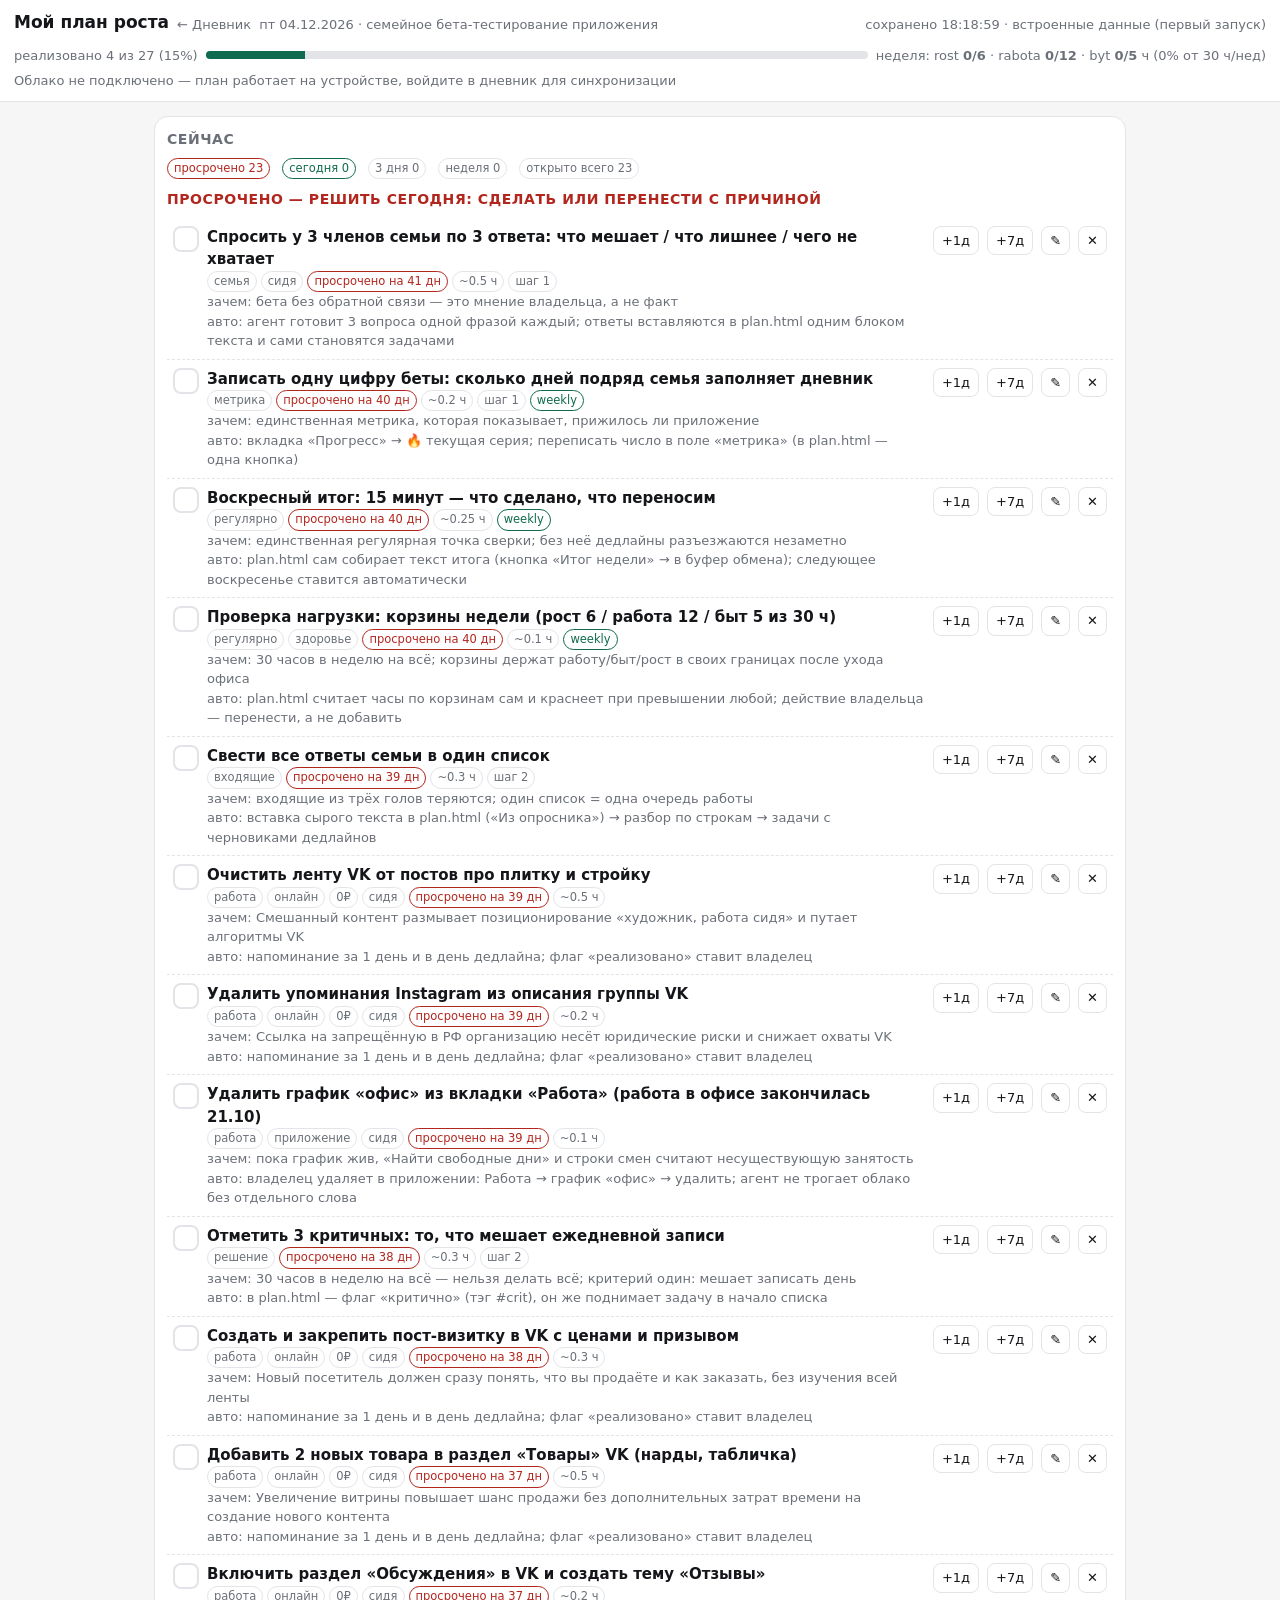
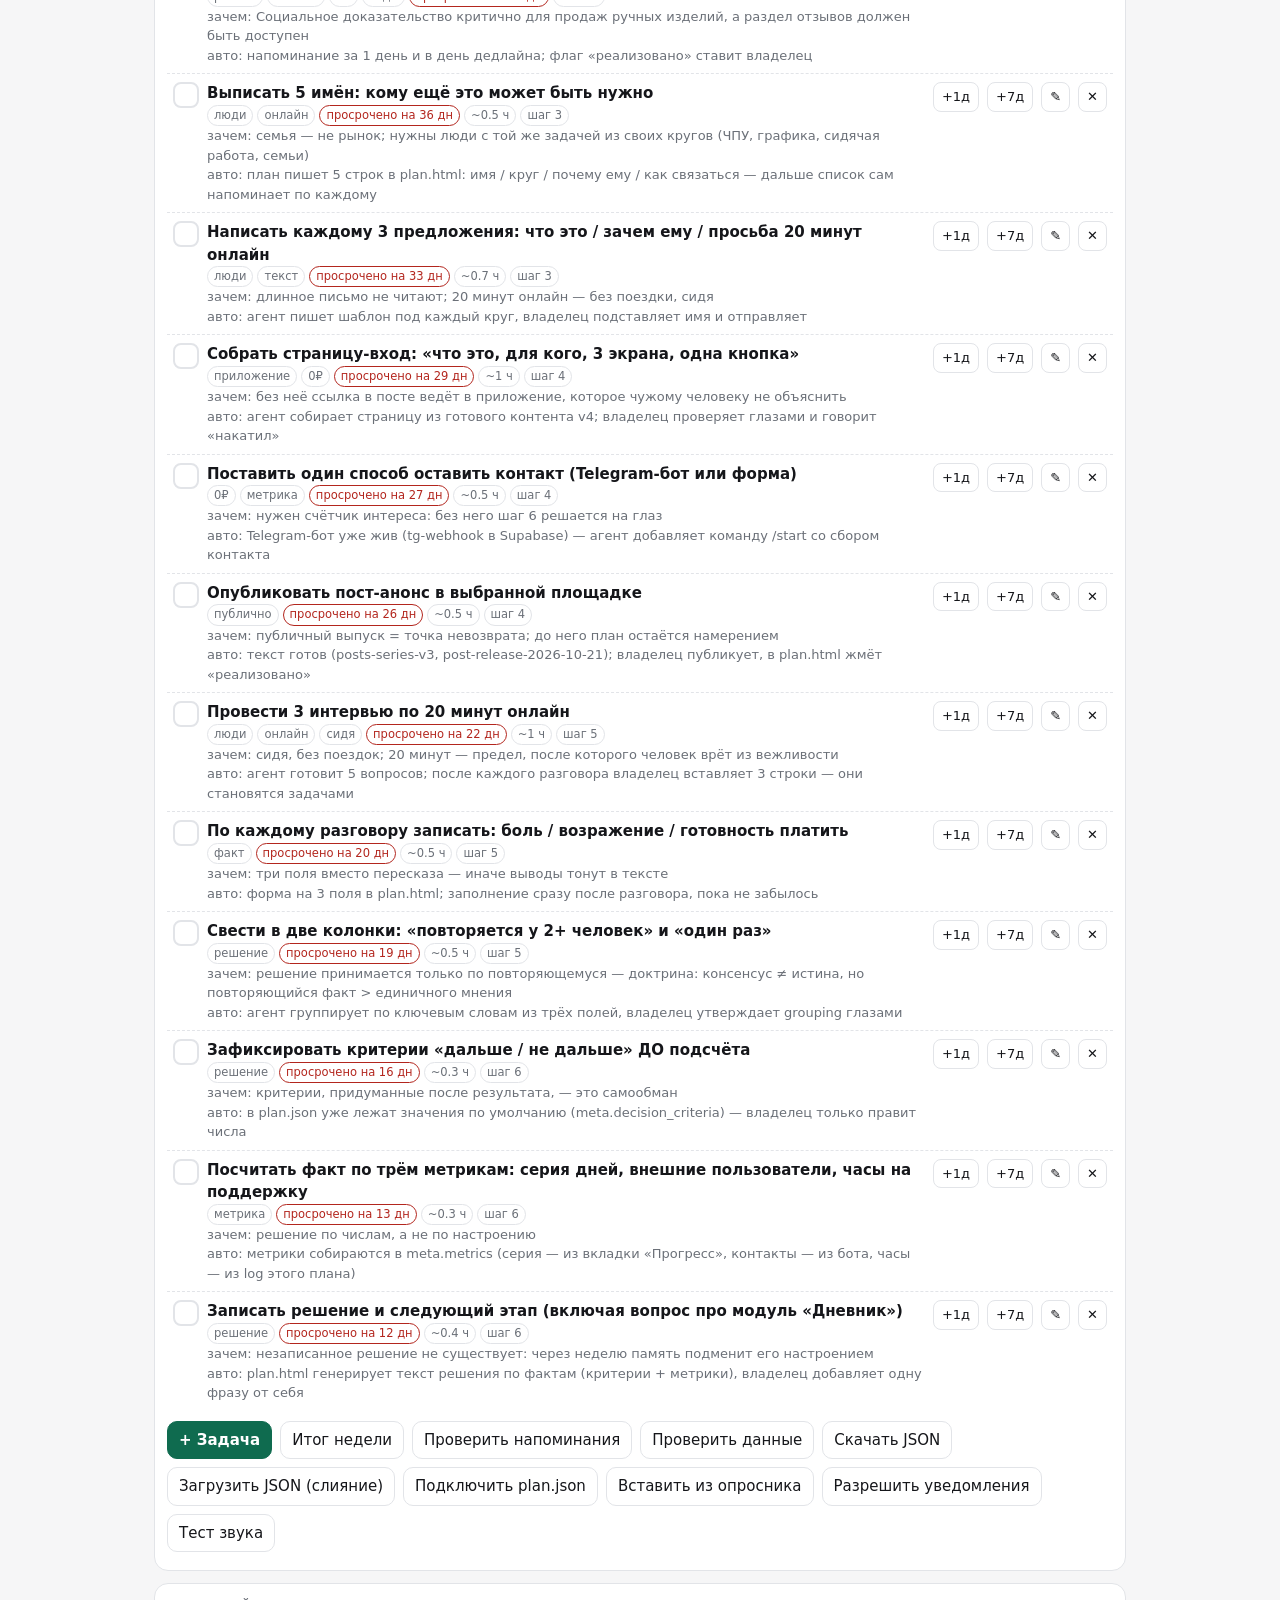
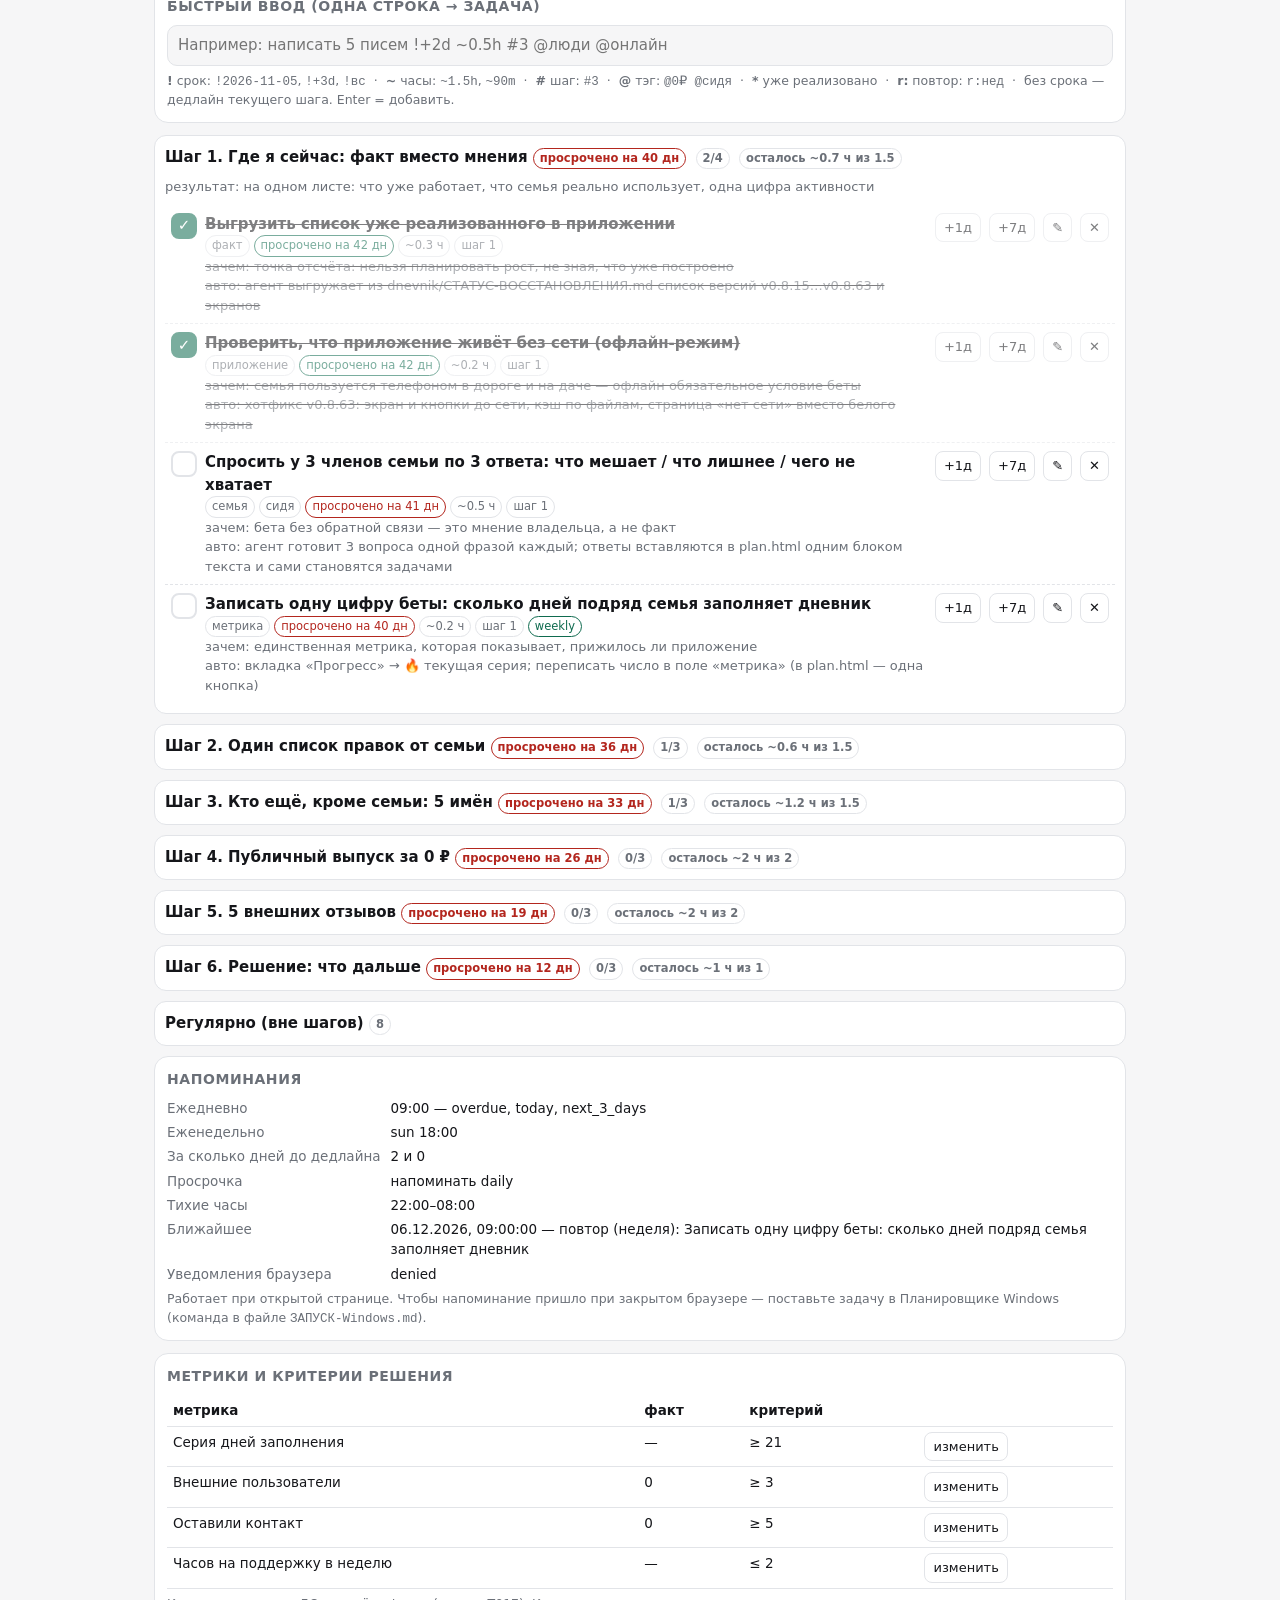
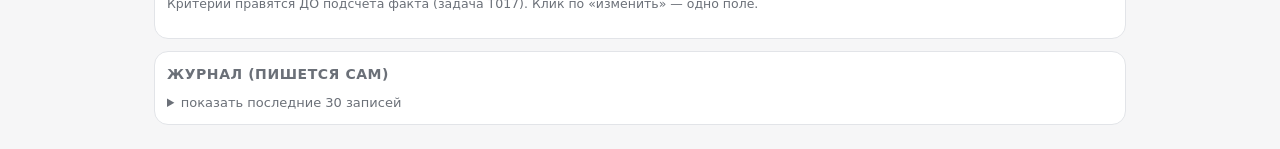
<file: docs/plan.html>
<!doctype html>
<html lang="ru">
<head>
<meta charset="utf-8">
<meta name="viewport" content="width=device-width, initial-scale=1">
<title>Мой план роста</title>
<style>
:root{--bg:#f6f6f7;--card:#fff;--ink:#15161a;--mut:#6b7078;--line:#e2e4e8;--acc:#0f6b4f;--warn:#b25b00;--bad:#b3261e;--ok:#0f6b4f}
@media (prefers-color-scheme: dark){:root{--bg:#14161a;--card:#1c1f25;--ink:#eef0f3;--mut:#9aa1ab;--line:#2b3038;--acc:#5bd3a4;--warn:#e8a33d;--bad:#ff8f86;--ok:#5bd3a4}}
*{box-sizing:border-box}
body{margin:0;background:var(--bg);color:var(--ink);font:15px/1.5 system-ui,-apple-system,"Segoe UI",Roboto,sans-serif}
header{position:sticky;top:0;z-index:5;background:var(--card);border-bottom:1px solid var(--line);padding:10px 14px}
h1{font-size:17px;margin:0 0 4px}
h2{font-size:14px;margin:0 0 8px;text-transform:uppercase;letter-spacing:.04em;color:var(--mut)}
main{max-width:1000px;margin:0 auto;padding:14px}
.card{background:var(--card);border:1px solid var(--line);border-radius:14px;padding:12px;margin-bottom:12px}
.row{display:flex;gap:8px;flex-wrap:wrap;align-items:center}
.mut{color:var(--mut);font-size:13px}
.bar{height:8px;background:var(--line);border-radius:99px;overflow:hidden;flex:1;min-width:120px}
.bar>i{display:block;height:100%;background:var(--ok);width:0}
button{font:inherit;border:1px solid var(--line);background:var(--card);color:var(--ink);border-radius:10px;padding:7px 11px;cursor:pointer}
button:hover{border-color:var(--acc)}
button.pri{background:var(--acc);border-color:var(--acc);color:#fff;font-weight:600}
button.sm{padding:4px 8px;font-size:13px;border-radius:8px}
input,select,textarea{font:inherit;color:var(--ink);background:var(--bg);border:1px solid var(--line);border-radius:10px;padding:8px 10px;width:100%}
input:focus,select:focus,textarea:focus{outline:2px solid var(--acc);outline-offset:1px}
ul.tasks{list-style:none;margin:0;padding:0}
li.task{display:flex;gap:8px;align-items:flex-start;padding:8px 6px;border-bottom:1px dashed var(--line)}
li.task:last-child{border-bottom:0}
li.task.done{opacity:.55}
li.task.done .t{text-decoration:line-through}
.chk{flex:0 0 auto;width:26px;height:26px;border-radius:8px;border:2px solid var(--line);background:var(--card);cursor:pointer;font-size:15px;line-height:1;padding:0}
.chk[aria-pressed=true]{background:var(--ok);border-color:var(--ok);color:#fff}
.t{flex:1;min-width:0}
.t b{display:block;font-weight:600}
.badge{display:inline-block;font-size:11.5px;padding:1px 6px;border-radius:99px;border:1px solid var(--line);color:var(--mut);margin-right:4px;white-space:nowrap}
.badge.bad{color:var(--bad);border-color:var(--bad)}
.badge.warn{color:var(--warn);border-color:var(--warn)}
.badge.ok{color:var(--ok);border-color:var(--ok)}
.badge.acc{color:var(--acc);border-color:var(--acc)}
.step{border:1px solid var(--line);border-radius:12px;padding:10px;margin-bottom:10px;background:var(--card)}
.step>summary{cursor:pointer;font-weight:600;list-style:none}
.step>summary::-webkit-details-marker{display:none}
#banner{display:none;position:fixed;left:0;right:0;bottom:0;z-index:9;background:#fff8e6;color:#3a2c00;border-top:2px solid var(--warn);padding:10px 14px;font-size:14px}
@media (prefers-color-scheme: dark){#banner{background:#2a2313;color:#ffe6b0}}
#banner.on{display:block}
.kv{display:grid;grid-template-columns:auto 1fr;gap:4px 10px;font-size:13.5px}
.kv b{color:var(--mut);font-weight:500}
pre{white-space:pre-wrap;background:var(--bg);border:1px solid var(--line);border-radius:10px;padding:10px;font:12.5px/1.45 ui-monospace,Consolas,monospace;margin:8px 0}
.hint{font-size:12.5px;color:var(--mut);margin-top:6px}
table{border-collapse:collapse;width:100%;font-size:13.5px}
td,th{border-bottom:1px solid var(--line);padding:5px 6px;text-align:left;vertical-align:top}
.over{color:var(--bad);font-weight:600}
@media print{header,#banner,.noprint{display:none!important}.card,.step{break-inside:avoid;border-color:#bbb}}
</style>
</head>
<body>
<header>
  <div class="row">
    <h1 id="hTitle">Мой план роста</h1>
    <a id="backLink" href="index.html" class="mut" style="text-decoration:none;display:none">← Дневник</a>
    <span class="mut" id="hDate"></span>
    <span style="flex:1"></span>
    <span class="mut" id="hSave">—</span>
  </div>
  <div class="row" style="margin-top:6px">
    <span class="mut" id="hProgTxt">0/0</span>
    <div class="bar"><i id="hProgBar"></i></div>
    <span class="mut" id="hLoad"></span>
  </div>
  <!-- v9.0.7: строка синхронизации (макет утверждён владельцем 26.10). Скрыта, пока облако не определено. -->
  <div class="row" id="syncRow" style="margin-top:6px;display:none">
    <span class="mut" id="syncTxt" style="min-width:0"></span>
    <span style="flex:1"></span>
    <button id="syncBtn" class="sm pri" style="display:none">Синхронизировать</button>
  </div>
</header>

<main>
  <section class="card" id="cNow">
    <h2>Сейчас</h2>
    <div id="nowBody"></div>
    <div class="row noprint" style="margin-top:10px">
      <button class="pri" id="bAdd">+ Задача</button>
      <button id="bReview">Итог недели</button>
      <button id="bRem">Проверить напоминания</button>
      <button id="bValidate">Проверить данные</button>
      <button id="bExport">Скачать JSON</button>
      <!-- v9.0.7: импорт-слияние — путь доставки новых задач (от агента/второй модели) в облако -->
      <button id="bImport">Загрузить JSON (слияние)</button>
      <button id="bBind">Подключить plan.json</button>
      <button id="bIntake">Вставить из опросника</button>
      <button id="bNotify">Разрешить уведомления</button>
      <button id="bSound">Тест звука</button>
    </div>
    <div class="hint" id="hStorage"></div>
  </section>

  <section class="card">
    <h2>Быстрый ввод (одна строка → задача)</h2>
    <input id="qAdd" placeholder="Например: написать 5 писем !+2d ~0.5h #3 @люди @онлайн" autocomplete="off">
    <div class="hint">
      <b>!</b> срок: <code>!2026-11-05</code>, <code>!+3d</code>, <code>!вс</code> &nbsp;·&nbsp;
      <b>~</b> часы: <code>~1.5h</code>, <code>~90m</code> &nbsp;·&nbsp;
      <b>#</b> шаг: <code>#3</code> &nbsp;·&nbsp;
      <b>@</b> тэг: <code>@0₽ @сидя</code> &nbsp;·&nbsp;
      <b>*</b> уже реализовано &nbsp;·&nbsp;
      <b>r:</b> повтор: <code>r:нед</code> &nbsp;·&nbsp;
      без срока — дедлайн текущего шага. Enter = добавить.
    </div>
  </section>

  <section class="card noprint" id="cIntake" style="display:none">
    <h2>Ввод из опросника / сырых ответов</h2>
    <textarea id="taIntake" rows="8" placeholder="строка = задача; формат: задача | зачем | ~часы | !срок&#10;Пример:&#10;позвонить Ивану | узнать, нужен ли ему план смен | ~0.5h | !+2d&#10;добавить экспорт в PDF"></textarea>
    <div class="row" style="margin-top:8px">
      <button class="pri" id="bIntakeOk">Разобрать и добавить</button>
      <button id="bIntakeClose">Закрыть</button>
    </div>
    <div class="hint" id="intakeHint">Пустые строки игнорируются. Всё кроме названия необязательно: срок по умолчанию — дедлайн текущего шага, часы — 0.5, тэг «входящие» добавится сам.</div>
  </section>

  <section id="stepsBox"></section>

  <section class="card">
    <h2>Напоминания</h2>
    <div id="remBody" class="kv"></div>
    <div class="hint">Работает при открытой странице. Чтобы напоминание пришло при закрытом браузере —
      поставьте задачу в Планировщике Windows (команда в файле <code>ЗАПУСК-Windows.md</code>).</div>
  </section>

  <section class="card">
    <h2>Метрики и критерии решения</h2>
    <div id="metBody"></div>
  </section>

  <section class="card noprint">
    <h2>Журнал (пишется сам)</h2>
    <details><summary class="mut">показать последние 30 записей</summary><pre id="logBody"></pre></details>
  </section>
</main>

<div id="banner"><span id="bannerTxt"></span>
  <button class="sm" onclick="document.getElementById('banner').classList.remove('on')" style="margin-left:8px">Закрыть</button>
</div>

<!-- v9.0.7 (модуль «Дневник»): библиотека Supabase для облачной синхронизации плана.
     В файловом режиме скрипт не загрузится — синхронизация честно отключится. -->
<script src="js/vendor/supabase.min.js?v=014"></script>
<script id="seedData" type="application/json">{
  "$schema": "./plan.schema.json",
  "meta": {
    "title": "Мой план роста",
    "principle": "6 шагов для новичка",
    "version": "1.0.0",
    "created": "2026-10-22",
    "owner": {
      "profile": "мастер-универсал (ЧПУ, графика)",
      "programmer": false,
      "division_of_labour": "код и тексты делает агент, владелец принимает решение и проверяет глазами"
    },
    "stage": "семейное бета-тестирование приложения",
    "timezone": "Europe/Moscow",
    "constraints": {
      "budget_rub": 0,
      "hours_per_week_total": 30,
      "hours_per_week_plan_budget": 6,
      "posture": "только сидя",
      "health": "травма ноги: долго на ногах нельзя, тяжести нельзя, поездки исключены — все задачи за столом и онлайн",
      "forbidden": [
        "переделка чужой работы",
        "экспертиза и приёмка чужих объектов",
        "клиенты «дешевле и быстрее»",
        "платные инструменты до первого дохода"
      ],
      "buckets": {
        "effective_from": "2026-10-26",
        "basis": "слово владельца 23.10.2026: график «офис» уходит, с 01.09 работа была только офисной; экспорт sixmin-2026-10-23.json содержит записи лишь с 05.10 и без данных смен, поэтому история до 05.10 для корзин не используется",
        "rost": {
          "hours": 6,
          "match": "шаги 1..6 и регулярные без тэгов работа/быт/повседневное"
        },
        "rabota": {
          "hours": 12,
          "match": "тэг работа (своё производство ЧПУ/графика, VK-продажи, сидя и онлайн)"
        },
        "byt": {
          "hours": 5,
          "match": "тэги быт или повседневное"
        },
        "rezerv": {
          "hours": 7,
          "match": "семья, отдых, здоровье — часы задач сюда не падают, это защита от перегруза"
        },
        "sum_equals": 30
      }
    },
    "rules": {
      "deadline_is_hard": true,
      "on_miss": "перенос только с явной причиной в log; причина пишется одним предложением",
      "max_open_tasks": 12,
      "one_step_in_progress": true,
      "review": "вс 18:00 — 15 минут: что сделано, что переносим"
    }
  },
  "reminders": {
    "daily": {
      "time": "09:00",
      "show": [
        "overdue",
        "today",
        "next_3_days"
      ],
      "sound": true,
      "windows_task_name": "MoyPlan-0900",
      "how": "Планировщик Windows открывает plan.html в режиме окна; страница показывает три списка и звучит сигнал"
    },
    "weekly": {
      "day": "sun",
      "time": "18:00",
      "show": [
        "week_result",
        "next_week",
        "load_check"
      ],
      "sound": true,
      "windows_task_name": "MoyPlan-Sun1800"
    },
    "per_task": {
      "lead_days": [
        2,
        0
      ],
      "escalate_overdue": "daily",
      "repeat_tasks": "в день повторения, до отметки «реализовано»"
    },
    "quiet_hours": {
      "from": "22:00",
      "to": "08:00"
    },
    "channels": [
      "scheduled_open (Планировщик Windows — работает при закрытом браузере)",
      "in_page_banner (при открытом plan.html)",
      "browser_notification (если разрешение дано; на file:// обычно недоступно — не критично)",
      "sound (WebAudio, без файлов)"
    ]
  },
  "steps": [
    {
      "id": 1,
      "title": "Где я сейчас: факт вместо мнения",
      "outcome": "на одном листе: что уже работает, что семья реально использует, одна цифра активности",
      "deadline": "2026-10-25",
      "hours_budget": 1.5,
      "depends_on": []
    },
    {
      "id": 2,
      "title": "Один список правок от семьи",
      "outcome": "единый список входящих, 3 критичных в работе, выпуск накатан на оба хоста",
      "deadline": "2026-10-29",
      "hours_budget": 1.5,
      "depends_on": [
        1
      ]
    },
    {
      "id": 3,
      "title": "Кто ещё, кроме семьи: 5 имён",
      "outcome": "5 конкретных людей из своих кругов (ЧПУ/графика, сидячая работа, семьи), каждому написано",
      "deadline": "2026-11-01",
      "hours_budget": 1.5,
      "depends_on": [
        2
      ]
    },
    {
      "id": 4,
      "title": "Публичный выпуск за 0 ₽",
      "outcome": "страница «что это и для кого» открыта по ссылке, пост опубликован, есть способ оставить контакт",
      "deadline": "2026-11-08",
      "hours_budget": 2,
      "depends_on": [
        3
      ]
    },
    {
      "id": 5,
      "title": "5 внешних отзывов",
      "outcome": "3–5 интервью по 20 минут онлайн, по каждому: боль / возражение / готовность платить",
      "deadline": "2026-11-15",
      "hours_budget": 2,
      "depends_on": [
        4
      ]
    },
    {
      "id": 6,
      "title": "Решение: что дальше",
      "outcome": "критерии зафиксированы, факт посчитан, решение записано (в том числе про модуль «Дневник»)",
      "deadline": "2026-11-22",
      "hours_budget": 1,
      "depends_on": [
        5
      ]
    }
  ],
  "tasks": [
    {
      "id": "T001",
      "step_id": 1,
      "title": "Выгрузить список уже реализованного в приложении",
      "why": "точка отсчёта: нельзя планировать рост, не зная, что уже построено",
      "hours": 0.3,
      "deadline": "2026-10-23",
      "implemented": true,
      "implemented_at": "2026-10-22",
      "status": "done",
      "auto": "агент выгружает из dnevnik/СТАТУС-ВОССТАНОВЛЕНИЯ.md список версий v0.8.15…v0.8.63 и экранов",
      "evidence": "dnevnik/СТАТУС-ВОССТАНОВЛЕНИЯ.md, разделы по версиям",
      "lead_days": [
        2,
        0
      ],
      "repeat": null,
      "tags": [
        "факт"
      ],
      "intake": {
        "source": "agent_export",
        "field": "features_done"
      }
    },
    {
      "id": "T002",
      "step_id": 1,
      "title": "Проверить, что приложение живёт без сети (офлайн-режим)",
      "why": "семья пользуется телефоном в дороге и на даче — офлайн обязательное условие беты",
      "hours": 0.2,
      "deadline": "2026-10-23",
      "implemented": true,
      "implemented_at": "2026-10-22",
      "status": "done",
      "auto": "хотфикс v0.8.63: экран и кнопки до сети, кэш по файлам, страница «нет сети» вместо белого экрана",
      "evidence": "v0.8.63 подтверждена на обоих хостах 22.10.2026",
      "lead_days": [
        2,
        0
      ],
      "repeat": null,
      "tags": [
        "приложение"
      ],
      "intake": {
        "source": "release_note",
        "field": "offline_ok"
      }
    },
    {
      "id": "T003",
      "step_id": 1,
      "title": "Спросить у 3 членов семьи по 3 ответа: что мешает / что лишнее / чего не хватает",
      "why": "бета без обратной связи — это мнение владельца, а не факт",
      "hours": 0.5,
      "deadline": "2026-10-24",
      "implemented": false,
      "implemented_at": null,
      "status": "todo",
      "auto": "агент готовит 3 вопроса одной фразой каждый; ответы вставляются в plan.html одним блоком текста и сами становятся задачами",
      "evidence": "тексты ответов в plan.json → tasks (intake.source = family_feedback)",
      "lead_days": [
        2,
        0
      ],
      "repeat": null,
      "tags": [
        "семья",
        "сидя"
      ],
      "intake": {
        "source": "family_feedback",
        "field": "answers_raw",
        "questionnaire": [
          "что мешает записать утро/вечер?",
          "какой экран лишний?",
          "чего не хватает одним словом?"
        ]
      }
    },
    {
      "id": "T004",
      "step_id": 1,
      "title": "Записать одну цифру беты: сколько дней подряд семья заполняет дневник",
      "why": "единственная метрика, которая показывает, прижилось ли приложение",
      "hours": 0.2,
      "deadline": "2026-10-25",
      "implemented": false,
      "implemented_at": null,
      "status": "todo",
      "auto": "вкладка «Прогресс» → 🔥 текущая серия; переписать число в поле «метрика» (в plan.html — одна кнопка)",
      "evidence": "meta.metrics.streak_days",
      "lead_days": [
        1,
        0
      ],
      "repeat": "weekly",
      "tags": [
        "метрика"
      ],
      "intake": {
        "source": "app_screen",
        "field": "streak_days"
      }
    },
    {
      "id": "T005",
      "step_id": 2,
      "title": "Свести все ответы семьи в один список",
      "why": "входящие из трёх голов теряются; один список = одна очередь работы",
      "hours": 0.3,
      "deadline": "2026-10-26",
      "implemented": false,
      "implemented_at": null,
      "status": "todo",
      "auto": "вставка сырого текста в plan.html («Из опросника») → разбор по строкам → задачи с черновиками дедлайнов",
      "evidence": "tasks с tags=[входящие]",
      "lead_days": [
        2,
        0
      ],
      "repeat": null,
      "tags": [
        "входящие"
      ],
      "intake": {
        "source": "paste_raw",
        "field": "lines"
      }
    },
    {
      "id": "T006",
      "step_id": 2,
      "title": "Отметить 3 критичных: то, что мешает ежедневной записи",
      "why": "30 часов в неделю на всё — нельзя делать всё; критерий один: мешает записать день",
      "hours": 0.3,
      "deadline": "2026-10-27",
      "implemented": false,
      "implemented_at": null,
      "status": "todo",
      "auto": "в plan.html — флаг «критично» (тэг #crit), он же поднимает задачу в начало списка",
      "evidence": "tasks с tags=[crit] — ровно 3",
      "lead_days": [
        2,
        0
      ],
      "repeat": null,
      "tags": [
        "решение"
      ],
      "intake": {
        "source": "manual_flag",
        "field": "critical_ids"
      }
    },
    {
      "id": "T007",
      "step_id": 2,
      "title": "Передать 3 критичных агенту и накатить выпуск",
      "why": "семья должна увидеть, что её ответы что-то меняют — иначе бета умрёт",
      "hours": 0.7,
      "deadline": "2026-10-29",
      "implemented": true,
      "implemented_at": "2026-10-22",
      "status": "done",
      "auto": "механизм отлажен: патч-скрипт → 20 наборов тестов → чек-лист версии → DEPLOY-зип → 2 шага загрузки → проверка хостов скриптом",
      "evidence": ".patch/p0835…p0863c, DEPLOY-v0863.zip, ПРОВЕРКА-ХОСТОВ.py exit 0",
      "lead_days": [
        2,
        0
      ],
      "repeat": null,
      "tags": [
        "приложение"
      ],
      "intake": {
        "source": "release",
        "field": "release_id"
      }
    },
    {
      "id": "T008",
      "step_id": 3,
      "title": "Выписать 5 имён: кому ещё это может быть нужно",
      "why": "семья — не рынок; нужны люди с той же задачей из своих кругов (ЧПУ, графика, сидячая работа, семьи)",
      "hours": 0.5,
      "deadline": "2026-10-29",
      "implemented": false,
      "implemented_at": null,
      "status": "todo",
      "auto": "план пишет 5 строк в plan.html: имя / круг / почему ему / как связаться — дальше список сам напоминает по каждому",
      "evidence": "meta.audience — 5 записей",
      "lead_days": [
        3,
        1,
        0
      ],
      "repeat": null,
      "tags": [
        "люди",
        "онлайн"
      ],
      "intake": {
        "source": "questionnaire",
        "field": "audience_list"
      }
    },
    {
      "id": "T009",
      "step_id": 3,
      "title": "Написать каждому 3 предложения: что это / зачем ему / просьба 20 минут онлайн",
      "why": "длинное письмо не читают; 20 минут онлайн — без поездки, сидя",
      "hours": 0.7,
      "deadline": "2026-11-01",
      "implemented": false,
      "implemented_at": null,
      "status": "todo",
      "auto": "агент пишет шаблон под каждый круг, владелец подставляет имя и отправляет",
      "evidence": "тексты в meta.outreach_template + отметки «отправлено» по каждому имени",
      "lead_days": [
        2,
        0
      ],
      "repeat": null,
      "tags": [
        "люди",
        "текст"
      ],
      "intake": {
        "source": "agent_draft",
        "field": "message_template"
      }
    },
    {
      "id": "T010",
      "step_id": 3,
      "title": "Выбрать одну бесплатную площадку для публичной страницы",
      "why": "0 ₽: GitHub Pages и Cloudflare уже оплачены бесплатными тарифами, VK/Telegram бесплатны",
      "hours": 0.3,
      "deadline": "2026-10-28",
      "implemented": true,
      "implemented_at": "2026-10-21",
      "status": "done",
      "auto": "решено ранее: зеркала studiomwm.ru + github.io/dnevnik/, контент v4 (посты, ЧАВО, инструкция) написан 21.10",
      "evidence": "dnevnik/docs-project/vk-chavo-v4-2026-10-21.md, posts-series-v3",
      "lead_days": [
        2,
        0
      ],
      "repeat": null,
      "tags": [
        "0₽"
      ],
      "intake": {
        "source": "decision",
        "field": "channel"
      }
    },
    {
      "id": "T011",
      "step_id": 4,
      "title": "Собрать страницу-вход: «что это, для кого, 3 экрана, одна кнопка»",
      "why": "без неё ссылка в посте ведёт в приложение, которое чужому человеку не объяснить",
      "hours": 1,
      "deadline": "2026-11-05",
      "implemented": false,
      "implemented_at": null,
      "status": "todo",
      "auto": "агент собирает страницу из готового контента v4; владелец проверяет глазами и говорит «накатил»",
      "evidence": "pwa/ + страница доступна по ссылке; проверка хэшей скриптом",
      "lead_days": [
        3,
        1,
        0
      ],
      "repeat": null,
      "tags": [
        "приложение",
        "0₽"
      ],
      "intake": {
        "source": "agent_build",
        "field": "landing_url"
      }
    },
    {
      "id": "T012",
      "step_id": 4,
      "title": "Опубликовать пост-анонс в выбранной площадке",
      "why": "публичный выпуск = точка невозврата; до него план остаётся намерением",
      "hours": 0.5,
      "deadline": "2026-11-08",
      "implemented": false,
      "implemented_at": null,
      "status": "todo",
      "auto": "текст готов (posts-series-v3, post-release-2026-10-21); владелец публикует, в plan.html жмёт «реализовано»",
      "evidence": "ссылка на пост в meta.publications",
      "lead_days": [
        3,
        1,
        0
      ],
      "repeat": null,
      "tags": [
        "публично"
      ],
      "intake": {
        "source": "manual",
        "field": "post_url"
      }
    },
    {
      "id": "T013",
      "step_id": 4,
      "title": "Поставить один способ оставить контакт (Telegram-бот или форма)",
      "why": "нужен счётчик интереса: без него шаг 6 решается на глаз",
      "hours": 0.5,
      "deadline": "2026-11-07",
      "implemented": false,
      "implemented_at": null,
      "status": "todo",
      "auto": "Telegram-бот уже жив (tg-webhook в Supabase) — агент добавляет команду /start со сбором контакта",
      "evidence": "meta.metrics.contacts_total",
      "lead_days": [
        2,
        0
      ],
      "repeat": null,
      "tags": [
        "0₽",
        "метрика"
      ],
      "intake": {
        "source": "agent_build",
        "field": "contacts_channel"
      }
    },
    {
      "id": "T014",
      "step_id": 5,
      "title": "Провести 3 интервью по 20 минут онлайн",
      "why": "сидя, без поездок; 20 минут — предел, после которого человек врёт из вежливости",
      "hours": 1,
      "deadline": "2026-11-12",
      "implemented": false,
      "implemented_at": null,
      "status": "todo",
      "auto": "агент готовит 5 вопросов; после каждого разговора владелец вставляет 3 строки — они становятся задачами",
      "evidence": "meta.interviews — 3 записи",
      "lead_days": [
        3,
        1,
        0
      ],
      "repeat": null,
      "tags": [
        "люди",
        "онлайн",
        "сидя"
      ],
      "intake": {
        "source": "paste_raw",
        "field": "interview_notes"
      }
    },
    {
      "id": "T015",
      "step_id": 5,
      "title": "По каждому разговору записать: боль / возражение / готовность платить",
      "why": "три поля вместо пересказа — иначе выводы тонут в тексте",
      "hours": 0.5,
      "deadline": "2026-11-14",
      "implemented": false,
      "implemented_at": null,
      "status": "todo",
      "auto": "форма на 3 поля в plan.html; заполнение сразу после разговора, пока не забылось",
      "evidence": "meta.interviews[].pain/objection/willingness",
      "lead_days": [
        2,
        0
      ],
      "repeat": null,
      "tags": [
        "факт"
      ],
      "intake": {
        "source": "questionnaire",
        "field": "interview_triplet"
      }
    },
    {
      "id": "T016",
      "step_id": 5,
      "title": "Свести в две колонки: «повторяется у 2+ человек» и «один раз»",
      "why": "решение принимается только по повторяющемуся — доктрина: консенсус ≠ истина, но повторяющийся факт > единичного мнения",
      "hours": 0.5,
      "deadline": "2026-11-15",
      "implemented": false,
      "implemented_at": null,
      "status": "todo",
      "auto": "агент группирует по ключевым словам из трёх полей, владелец утверждает grouping глазами",
      "evidence": "meta.findings.repeated / meta.findings.single",
      "lead_days": [
        2,
        0
      ],
      "repeat": null,
      "tags": [
        "решение"
      ],
      "intake": {
        "source": "agent_analysis",
        "field": "findings"
      }
    },
    {
      "id": "T017",
      "step_id": 6,
      "title": "Зафиксировать критерии «дальше / не дальше» ДО подсчёта",
      "why": "критерии, придуманные после результата, — это самообман",
      "hours": 0.3,
      "deadline": "2026-11-18",
      "implemented": false,
      "implemented_at": null,
      "status": "todo",
      "auto": "в plan.json уже лежат значения по умолчанию (meta.decision_criteria) — владелец только правит числа",
      "evidence": "meta.decision_criteria",
      "lead_days": [
        3,
        1,
        0
      ],
      "repeat": null,
      "tags": [
        "решение"
      ],
      "intake": {
        "source": "manual",
        "field": "criteria"
      }
    },
    {
      "id": "T018",
      "step_id": 6,
      "title": "Посчитать факт по трём метрикам: серия дней, внешние пользователи, часы на поддержку",
      "why": "решение по числам, а не по настроению",
      "hours": 0.3,
      "deadline": "2026-11-21",
      "implemented": false,
      "implemented_at": null,
      "status": "todo",
      "auto": "метрики собираются в meta.metrics (серия — из вкладки «Прогресс», контакты — из бота, часы — из log этого плана)",
      "evidence": "meta.metrics",
      "lead_days": [
        2,
        0
      ],
      "repeat": null,
      "tags": [
        "метрика"
      ],
      "intake": {
        "source": "app_screen",
        "field": "metrics_snapshot"
      }
    },
    {
      "id": "T019",
      "step_id": 6,
      "title": "Записать решение и следующий этап (включая вопрос про модуль «Дневник»)",
      "why": "незаписанное решение не существует: через неделю память подменит его настроением",
      "hours": 0.4,
      "deadline": "2026-11-22",
      "implemented": false,
      "implemented_at": null,
      "status": "todo",
      "auto": "plan.html генерирует текст решения по фактам (критерии + метрики), владелец добавляет одну фразу от себя",
      "evidence": "meta.decision + log",
      "lead_days": [
        3,
        1,
        0
      ],
      "repeat": null,
      "tags": [
        "решение"
      ],
      "intake": {
        "source": "generated",
        "field": "decision_text"
      }
    },
    {
      "id": "R001",
      "step_id": 0,
      "title": "Воскресный итог: 15 минут — что сделано, что переносим",
      "why": "единственная регулярная точка сверки; без неё дедлайны разъезжаются незаметно",
      "hours": 0.25,
      "deadline": "2026-10-25",
      "implemented": false,
      "implemented_at": null,
      "status": "todo",
      "auto": "plan.html сам собирает текст итога (кнопка «Итог недели» → в буфер обмена); следующее воскресенье ставится автоматически",
      "evidence": "log: запись review каждую неделю",
      "lead_days": [
        1,
        0
      ],
      "repeat": "weekly",
      "tags": [
        "регулярно"
      ],
      "intake": {
        "source": "generated",
        "field": "weekly_review"
      }
    },
    {
      "id": "R002",
      "step_id": 0,
      "title": "Проверка нагрузки: корзины недели (рост 6 / работа 12 / быт 5 из 30 ч)",
      "why": "30 часов в неделю на всё; корзины держат работу/быт/рост в своих границах после ухода офиса",
      "hours": 0.1,
      "deadline": "2026-10-25",
      "implemented": false,
      "implemented_at": null,
      "status": "todo",
      "auto": "plan.html считает часы по корзинам сам и краснеет при превышении любой; действие владельца — перенести, а не добавить",
      "evidence": "week_load в отчёте",
      "lead_days": [
        1,
        0
      ],
      "repeat": "weekly",
      "tags": [
        "регулярно",
        "здоровье"
      ],
      "intake": {
        "source": "generated",
        "field": "week_load"
      }
    },
    {
      "id": "T020",
      "step_id": 0,
      "title": "Очистить ленту VK от постов про плитку и стройку",
      "why": "Смешанный контент размывает позиционирование «художник, работа сидя» и путает алгоритмы VK",
      "hours": 0.5,
      "deadline": "2026-10-26",
      "implemented": false,
      "implemented_at": null,
      "status": "todo",
      "auto": "напоминание за 1 день и в день дедлайна; флаг «реализовано» ставит владелец",
      "evidence": "скрин/ссылка на изменённый раздел VK",
      "lead_days": [
        1,
        0
      ],
      "repeat": null,
      "tags": [
        "работа",
        "онлайн",
        "0₽",
        "сидя"
      ],
      "intake": {
        "source": "agent_analysis",
        "field": "vk_audit_cleanup",
        "questionnaire": [
          "аудит группы VK от 23.10.2026 (вторая модель): действие, причина, оценка часов"
        ]
      }
    },
    {
      "id": "T021",
      "step_id": 0,
      "title": "Удалить упоминания Instagram из описания группы VK",
      "why": "Ссылка на запрещённую в РФ организацию несёт юридические риски и снижает охваты VK",
      "hours": 0.2,
      "deadline": "2026-10-26",
      "implemented": false,
      "implemented_at": null,
      "status": "todo",
      "auto": "напоминание за 1 день и в день дедлайна; флаг «реализовано» ставит владелец",
      "evidence": "скрин/ссылка на изменённый раздел VK",
      "lead_days": [
        1,
        0
      ],
      "repeat": null,
      "tags": [
        "работа",
        "онлайн",
        "0₽",
        "сидя"
      ],
      "intake": {
        "source": "agent_analysis",
        "field": "vk_audit_legal",
        "questionnaire": [
          "аудит группы VK от 23.10.2026 (вторая модель): действие, причина, оценка часов"
        ]
      }
    },
    {
      "id": "T022",
      "step_id": 0,
      "title": "Создать и закрепить пост-визитку в VK с ценами и призывом",
      "why": "Новый посетитель должен сразу понять, что вы продаёте и как заказать, без изучения всей ленты",
      "hours": 0.3,
      "deadline": "2026-10-27",
      "implemented": false,
      "implemented_at": null,
      "status": "todo",
      "auto": "напоминание за 1 день и в день дедлайна; флаг «реализовано» ставит владелец",
      "evidence": "скрин/ссылка на изменённый раздел VK",
      "lead_days": [
        1,
        0
      ],
      "repeat": null,
      "tags": [
        "работа",
        "онлайн",
        "0₽",
        "сидя"
      ],
      "intake": {
        "source": "agent_analysis",
        "field": "vk_audit_pinned_post",
        "questionnaire": [
          "аудит группы VK от 23.10.2026 (вторая модель): действие, причина, оценка часов"
        ]
      }
    },
    {
      "id": "T023",
      "step_id": 0,
      "title": "Добавить 2 новых товара в раздел «Товары» VK (нарды, табличка)",
      "why": "Увеличение витрины повышает шанс продажи без дополнительных затрат времени на создание нового контента",
      "hours": 0.5,
      "deadline": "2026-10-28",
      "implemented": false,
      "implemented_at": null,
      "status": "todo",
      "auto": "напоминание за 1 день и в день дедлайна; флаг «реализовано» ставит владелец",
      "evidence": "скрин/ссылка на изменённый раздел VK",
      "lead_days": [
        1,
        0
      ],
      "repeat": null,
      "tags": [
        "работа",
        "онлайн",
        "0₽",
        "сидя"
      ],
      "intake": {
        "source": "agent_analysis",
        "field": "vk_audit_products",
        "questionnaire": [
          "аудит группы VK от 23.10.2026 (вторая модель): действие, причина, оценка часов"
        ]
      }
    },
    {
      "id": "T024",
      "step_id": 0,
      "title": "Включить раздел «Обсуждения» в VK и создать тему «Отзывы»",
      "why": "Социальное доказательство критично для продаж ручных изделий, а раздел отзывов должен быть доступен",
      "hours": 0.2,
      "deadline": "2026-10-28",
      "implemented": false,
      "implemented_at": null,
      "status": "todo",
      "auto": "напоминание за 1 день и в день дедлайна; флаг «реализовано» ставит владелец",
      "evidence": "скрин/ссылка на изменённый раздел VK",
      "lead_days": [
        1,
        0
      ],
      "repeat": null,
      "tags": [
        "работа",
        "онлайн",
        "0₽",
        "сидя"
      ],
      "intake": {
        "source": "agent_analysis",
        "field": "vk_audit_discussions",
        "questionnaire": [
          "аудит группы VK от 23.10.2026 (вторая модель): действие, причина, оценка часов"
        ]
      }
    },
    {
      "id": "T025",
      "step_id": 0,
      "title": "Удалить график «офис» из вкладки «Работа» (работа в офисе закончилась 21.10)",
      "why": "пока график жив, «Найти свободные дни» и строки смен считают несуществующую занятость",
      "hours": 0.1,
      "deadline": "2026-10-26",
      "implemented": false,
      "implemented_at": null,
      "status": "todo",
      "auto": "владелец удаляет в приложении: Работа → график «офис» → удалить; агент не трогает облако без отдельного слова",
      "evidence": "в «Работе» нет графика «офис», свободные дни считаются по остальным графикам",
      "lead_days": [
        1,
        0
      ],
      "repeat": null,
      "tags": [
        "работа",
        "приложение",
        "сидя"
      ],
      "intake": {
        "source": "decision",
        "field": "shift_graph_office_removed"
      }
    }
  ],
  "decision_criteria": {
    "min_streak_days": 21,
    "min_external_users": 3,
    "max_support_hours_per_week": 2,
    "min_contacts": 5,
    "note": "числа правятся ДО подсчёта факта (задача T017)"
  },
  "metrics": {
    "streak_days": null,
    "external_users": 0,
    "contacts_total": 0,
    "support_hours_last_week": null,
    "updated_at": null
  },
  "audience": [],
  "interviews": [],
  "findings": {
    "repeated": [],
    "single": []
  },
  "publications": [],
  "decision": null,
  "log": [
    {
      "ts": "2026-10-22T21:50:00+03:00",
      "kind": "plan_created",
      "note": "план создан из фактов проекта: v0.8.63 на двух хостах, 20 наборов тестов, контент v4, семейная бета"
    },
    {
      "ts": "2026-10-23T07:40:00+03:00",
      "kind": "added",
      "task_id": "T020..T024",
      "note": "VK-аудит второй модели: 5 задач продаж (0 ₽, сидя, онлайн), корзина «работа», 1.7 ч"
    },
    {
      "ts": "2026-10-23T07:40:00+03:00",
      "kind": "added",
      "task_id": "T025",
      "note": "график «офис» помечен к удалению словом владельца 23.10.2026"
    },
    {
      "ts": "2026-10-23T07:41:00+03:00",
      "kind": "note",
      "note": "корзины часов с 26.10: рост 6 / работа 12 / быт 5 / резерв 7 = 30 (разбивку скорректировал агент по слову владельца)"
    }
  ]
}</script>
<script>
var SEED = null;
try { SEED = JSON.parse(document.getElementById("seedData").textContent); }
catch (e) { SEED = null; }
if (!SEED || !SEED.tasks) {
  SEED = { meta: { title: "Мой план роста", stage: "пустой план", constraints: { budget_rub: 0, hours_per_week_total: 30, hours_per_week_plan_budget: 6 }, rules: { max_open_tasks: 12 } },
           reminders: { daily: { time: "09:00", show: ["overdue","today","next_3_days"] }, weekly: { day: "sun", time: "18:00", show: ["week_result"] },
                        per_task: { lead_days: [2,0], escalate_overdue: "daily" }, quiet_hours: { from: "22:00", to: "08:00" }, channels: [] },
           steps: [], tasks: [], metrics: {}, decision_criteria: {}, log: [] };
}
</script>
<script>
/* ==== CORE (чистые функции; проверяются node-тестом plan/test-core.js — DOM тут не нужен) ==== */
var RU_DAYS = ["вс","пн","вт","ср","чт","пт","сб"];
var RU_DAYS_FULL = {"пн":1,"вт":2,"ср":3,"чт":4,"пт":5,"сб":6,"вс":0};

function pad2(n){ return (n < 10 ? "0" : "") + n; }
function keyOf(d){ return d.getFullYear() + "-" + pad2(d.getMonth() + 1) + "-" + pad2(d.getDate()); }
function todayKey(now){ return keyOf(now || new Date()); }
function parseKey(k){ var p = String(k || "").split("-"); return new Date(+p[0], (+p[1] || 1) - 1, +p[2] || 1); }
function addDays(k, n){ var d = parseKey(k); d.setDate(d.getDate() + n); return keyOf(d); }
function daysBetween(a, b){ return Math.round((parseKey(b) - parseKey(a)) / 86400000); }
function weekStartKey(k){ var d = parseKey(k); var w = (d.getDay() + 6) % 7; d.setDate(d.getDate() - w); return keyOf(d); }
function weekdayRu(k){ return RU_DAYS[parseKey(k).getDay()]; }
function fmtDate(k){ var p = String(k).split("-"); return p[2] + "." + p[1]; }

function fmtDeadline(k, now){
  var t = todayKey(now), d = daysBetween(t, k);
  if (d === 0) return "сегодня";
  if (d === 1) return "завтра";
  if (d === -1) return "просрочено на 1 день";
  if (d < 0) return "просрочено на " + (-d) + " дн";
  return weekdayRu(k) + " " + fmtDate(k) + " (через " + d + " дн)";
}

function isOpen(t){ return t.status === "todo" || t.status === "blocked"; }
function openTasks(state){ return (state.tasks || []).filter(isOpen); }
function stepById(state, id){ return (state.steps || []).filter(function(s){ return s.id === id; })[0] || null; }

/* какой шаг сейчас в работе: первый с незакрытым дедлайном и открытыми задачами */
function activeStep(state, now){
  var t = todayKey(now), i;
  for (i = 0; i < (state.steps || []).length; i++){
    var s = state.steps[i];
    var open = openTasks(state).filter(function(x){ return x.step_id === s.id; });
    if (open.length && daysBetween(t, s.deadline) >= 0) return s;
  }
  for (i = 0; i < (state.steps || []).length; i++){
    if (openTasks(state).some(function(x){ return x.step_id === state.steps[i].id; })) return state.steps[i];
  }
  return (state.steps || [])[0] || null;
}

function dueBuckets(state, now){
  var t = todayKey(now), out = { overdue: [], today: [], next3: [], week: [], later: [] };
  openTasks(state).forEach(function(x){
    var d = daysBetween(t, x.deadline);
    if (d < 0) out.overdue.push(x);
    else if (d === 0) out.today.push(x);
    else if (d <= 3) out.next3.push(x);
    else if (d <= 7) out.week.push(x);
    else out.later.push(x);
  });
  var byDl = function(a, b){ return a.deadline < b.deadline ? -1 : (a.deadline > b.deadline ? 1 : 0); };
  ["overdue","today","next3","week","later"].forEach(function(k){
    out[k].sort(function(a, b){
      var ca = (a.tags || []).indexOf("crit") > -1 ? 0 : 1, cb = (b.tags || []).indexOf("crit") > -1 ? 0 : 1;
      return ca - cb || byDl(a, b);
    });
  });
  return out;
}

function progress(state){
  var all = state.tasks || [], done = all.filter(function(t){ return t.implemented; });
  var byStep = (state.steps || []).map(function(s){
    var ts = all.filter(function(t){ return t.step_id === s.id; });
    var dn = ts.filter(function(t){ return t.implemented; });
    var spent = dn.reduce(function(a, t){ return a + (+t.hours || 0); }, 0);
    var left = ts.reduce(function(a, t){ return a + (t.implemented ? 0 : (+t.hours || 0)); }, 0);
    return { id: s.id, title: s.title, deadline: s.deadline, total: ts.length, implemented: dn.length,
             pct: ts.length ? Math.round(dn.length / ts.length * 100) : 0,
             hours_left: Math.round(left * 100) / 100, hours_budget: s.hours_budget,
             hours_over_budget: Math.round((left - s.hours_budget) * 100) / 100 };
  });
  return { total: all.length, implemented: done.length,
           pct: all.length ? Math.round(done.length / all.length * 100) : 0,
           hours_left: Math.round(all.reduce(function(a, t){ return a + (t.implemented ? 0 : (+t.hours || 0)); }, 0) * 100) / 100,
           by_step: byStep };
}

function bucketOf(t){
  var tags = t.tags || [];
  if (tags.indexOf("работа") > -1) return "rabota";
  if (tags.indexOf("быт") > -1 || tags.indexOf("повседневное") > -1) return "byt";
  return "rost";
}
function weekLoad(state, now){
  var ws = weekStartKey(todayKey(now)), we = addDays(ws, 6);
  var items = (state.tasks || []).filter(function(t){
    if (t.implemented) return false;
    return t.deadline >= ws && t.deadline <= we;
  });
  var c = (state.meta && state.meta.constraints) || {};
  var B = c.buckets || null;   // корзины с 2026-10-26 (слово владельца 23.10: офис ушёл)
  var budgets = { rost: +c.hours_per_week_plan_budget || 6,
                  rabota: B ? +B.rabota.hours : 12,
                  byt: B ? +B.byt.hours : 5 };
  var per = {};
  ["rost", "rabota", "byt"].forEach(function(k){
    var its = items.filter(function(t){ return bucketOf(t) === k; });
    var h = Math.round(its.reduce(function(a, t){ return a + (+t.hours || 0); }, 0) * 100) / 100;
    per[k] = { hours: h, budget: budgets[k], over: h > budgets[k], items: its };
  });
  var all = Math.round(items.reduce(function(a, t){ return a + (+t.hours || 0); }, 0) * 100) / 100;
  var total = +c.hours_per_week_total || 30;
  return { week_start: ws, week_end: we,
           hours: per.rost.hours, budget: budgets.rost,   // совместимость: часы корзины «рост»
           by_bucket: per, all_hours: all, total_budget: total,
           over: per.rost.over || per.rabota.over || per.byt.over,
           share_of_total_pct: Math.round(all / total * 100), items: items };
}

function inQuietHours(d, q){
  if (!q || !q.from || !q.to) return false;
  var hm = pad2(d.getHours()) + ":" + pad2(d.getMinutes());
  if (q.from <= q.to) return hm >= q.from && hm < q.to;
  return hm >= q.from || hm < q.to;   // ночной диапазон через полночь
}
function atTime(dateKey, hhmm){
  var p = String(hhmm || "09:00").split(":"), d = parseKey(dateKey);
  d.setHours(+p[0] || 9, +p[1] || 0, 0, 0); return d;
}
function nextWeekday(fromKey, dayName, includeToday){
  var want = RU_DAYS_FULL[String(dayName || "sun").toLowerCase().slice(0, 2)];
  if (want === undefined) want = 0;
  var d = parseKey(fromKey);
  for (var i = 0; i < 8; i++){
    if (d.getDay() === want && (includeToday || i > 0)) break;
    d.setDate(d.getDate() + 1);
  }
  return keyOf(d);
}

/* план напоминаний: что и когда показать */
function reminderPlan(state, now){
  now = now || new Date();
  var R = state.reminders || {}, daily = R.daily || { time: "09:00", show: ["overdue","today","next_3_days"] };
  var per = R.per_task || { lead_days: [2, 0], escalate_overdue: "daily" };
  var t = todayKey(now), out = [];

  openTasks(state).forEach(function(x){
    var leads = (x.lead_days && x.lead_days.length) ? x.lead_days : (per.lead_days || [2, 0]);
    leads.forEach(function(L){
      var day = addDays(x.deadline, -L);
      if (day < t) return;
      out.push({ task_id: x.id, kind: L === 0 ? "deadline" : "lead", days_before: L,
                 at: atTime(day, daily.time), label: (L === 0 ? "ДЕДЛАЙН" : "за " + L + " дн") + ": " + x.title });
    });
    var od = daysBetween(x.deadline, t);
    if (od > 0 && per.escalate_overdue === "daily"){
      out.push({ task_id: x.id, kind: "overdue", days_before: -od,
                 at: atTime(t, daily.time), label: "ПРОСРОЧЕНО на " + od + " дн: " + x.title });
    }
    if (x.repeat === "weekly"){
      var nx = x.deadline;
      while (nx < t) nx = addDays(nx, 7);
      out.push({ task_id: x.id, kind: "repeat", days_before: daysBetween(t, nx),
                 at: atTime(nx, daily.time), label: "повтор (неделя): " + x.title });
    }
  });

  var w = R.weekly;
  if (w && w.day && w.time){
    var wd = nextWeekday(t, w.day, true);
    out.push({ task_id: null, kind: "weekly", days_before: daysBetween(t, wd), at: atTime(wd, w.time),
               label: "итог недели: 15 минут — что сделано, что переносим" });
  }
  out.sort(function(a, b){ return a.at - b.at; });
  return out;
}

function nextReminder(state, now){
  now = now || new Date();
  var q = (state.reminders || {}).quiet_hours, plan = reminderPlan(state, now);
  for (var i = 0; i < plan.length; i++){
    if (plan[i].at > now && !inQuietHours(plan[i].at, q)) return { at: plan[i].at, item: plan[i], plan: plan };
  }
  return { at: null, item: null, plan: plan };
}

/* мини-язык быстрого ввода: «текст !срок ~часы #шаг @тэг * r:нед» */
function parseQuickAdd(text, state, now){
  now = now || new Date();
  var s = " " + String(text || "") + " ", out = { title: "", deadline: null, hours: null, step_id: null,
                                     implemented: false, tags: [], repeat: null, status: "todo" };
  out.implemented = /\s\*\s/.test(s);
  s = s.replace(/\s\*\s/g, " ");

  s = s.replace(/!(\d{4}-\d{2}-\d{2})/g, function(m, d){ out.deadline = d; return " "; });
  s = s.replace(/!\+(\d+)\s*d?/gi, function(m, n){ out.deadline = addDays(todayKey(now), +n); return " "; });
  s = s.replace(/!(пн|вт|ср|чт|пт|сб|вс)/gi, function(m, d){
    var k = nextWeekday(todayKey(now), d.toLowerCase());
    if (k === todayKey(now)) k = addDays(k, 7);
    out.deadline = k; return " ";
  });
  s = s.replace(/~(\d+(?:[.,]\d+)?)\s*h/gi, function(m, n){ out.hours = parseFloat(n.replace(",", ".")); return " "; });
  s = s.replace(/~(\d+)\s*m/gi, function(m, n){ out.hours = Math.round(+n / 6 * 10) / 100; return " "; });
  s = s.replace(/~(\d+(?:[.,]\d+)?)(?=\s|$)/g, function(m, n){ out.hours = parseFloat(n.replace(",", ".")); return " "; });
  s = s.replace(/#(\d)/g, function(m, n){ out.step_id = +n; return " "; });
  s = s.replace(/@([\wа-яёА-ЯЁ0-9₽+-]+)/g, function(m, tag){ out.tags.push(tag.toLowerCase()); return " "; });
  s = s.replace(/r:(нед|weekly|неделя)/gi, function(){ out.repeat = "weekly"; return " "; });
  s = s.replace(/r:(день|daily|ежедн)/gi, function(){ out.repeat = "daily"; return " "; });
  s = s.replace(/r:(мес|monthly)/gi, function(){ out.repeat = "monthly"; return " "; });

  out.title = s.replace(/\s+/g, " ").trim();
  var st = activeStep(state, now);
  if (out.step_id === null) out.step_id = st ? st.id : 1;
  if (!out.deadline) out.deadline = (st && st.deadline) ? st.deadline : addDays(todayKey(now), 3);
  if (out.hours === null) out.hours = 0.5;
  if (out.implemented){ out.status = "done"; }
  return out;
}

/* разбор сырого текста (ответы опросника / заметки) — одна строка = одна задача.
   Формат: «задача | зачем | ~часы | !срок»; всё кроме задачи необязательно. */
function parseIntake(text, state, now){
  var lines = String(text || "").split(/\r?\n/), res = [];
  lines.forEach(function(line){
    var raw = line.trim();
    if (!raw || /^[#\-*\s]*$/.test(raw)) return;      // пустые строки и маркеры списка
    if (/^#\D/.test(raw)) return;                       // строка-заголовок в вставленном тексте («# заметка»), но НЕ «#3 задача»
    var parts = raw.split("|");
    var t = parseQuickAdd(parts[0], state, now);
    if (!t.title) return;
    if (parts[1] && parts[1].trim()) t.why = parts[1].trim();
    if (parts[2] && parts[2].trim()){ var h = parseQuickAdd("x " + parts[2].trim(), state, now); if (h.hours) t.hours = h.hours; }
    if (parts[3] && parts[3].trim()){ var d = parseQuickAdd("x " + parts[3].trim(), state, now); if (d.deadline) t.deadline = d.deadline; }
    t.tags = (t.tags || []).concat(["входящие"]);
    res.push(t);
  });
  return res;
}

function nextId(state, prefix){
  var mx = 0;
  (state.tasks || []).forEach(function(t){
    if (String(t.id).indexOf(prefix) === 0){ var n = parseInt(String(t.id).slice(1), 10); if (n > mx) mx = n; }
  });
  return prefix + ("00" + (mx + 1)).slice(-3);
}

function weeklySummary(state, now){
  now = now || new Date();
  var t = todayKey(now), ws = weekStartKey(t), p = progress(state), w = weekLoad(state, now);
  var L = [];
  L.push("ИТОГ НЕДЕЛИ " + fmtDate(ws) + "–" + fmtDate(w.week_end) + " (создано " + t + ")");
  L.push("");
  L.push("Реализовано: " + p.implemented + " из " + p.total + " (" + p.pct + "%). Осталось часов: " + p.hours_left + ".");
  L.push("Нагрузка недели по корзинам: " +
         ["rost", "rabota", "byt"].map(function(k){ var b = w.by_bucket[k];
           return k + " " + b.hours + "/" + b.budget + (b.over ? " ПРЕВЫШЕНИЕ" : ""); }).join(" · ") +
         "; всего " + w.all_hours + " ч (" + w.share_of_total_pct + "% от " + w.total_budget +
         " ч/нед). Превышение любой корзины = перенести, а не добавить.");
  L.push("");
  var b = dueBuckets(state, now);
  L.push("ПРОСРОЧЕНО (" + b.overdue.length + "):");
  b.overdue.forEach(function(x){ L.push("  - [" + x.id + "] " + x.title + " — дедлайн был " + x.deadline); });
  L.push("СДЕЛАНО НА ЭТОЙ НЕДЕЛЕ:");
  (state.tasks || []).filter(function(x){
    return x.implemented && x.implemented_at && x.implemented_at >= ws && x.implemented_at <= t;
  }).forEach(function(x){ L.push("  + [" + x.id + "] " + x.title + " (" + x.implemented_at + ")"); });
  L.push("");
  L.push("ШАГИ:");
  p.by_step.forEach(function(s){
    var dl = daysBetween(t, s.deadline);
    L.push("  шаг " + s.id + ": " + s.implemented + "/" + s.total + " (" + s.pct + "%), дедлайн " + s.deadline +
           (dl < 0 ? " (просрочен на " + (-dl) + " дн)" : " (через " + dl + " дн)") +
           ", часов осталось " + s.hours_left + " из бюджета " + s.hours_budget +
           (s.hours_over_budget > 0 ? " — перегруз" : ""));
  });
  L.push("");
  L.push("ПЕРЕНОСИМ НА СЛЕДУЮЩУЮ НЕДЕЛЮ (ближайшие 7 дней):");
  b.today.concat(b.next3, b.week).slice(0, 12).forEach(function(x){
    L.push("  - [" + x.id + "] " + x.title + " — " + fmtDeadline(x.deadline, now) + ", ~" + x.hours + " ч");
  });
  L.push("");
  L.push("МЕТРИКИ: серия " + ((state.metrics && state.metrics.streak_days != null) ? state.metrics.streak_days : "—") +
         " дн; внешние пользователи " + ((state.metrics && state.metrics.external_users) || 0) +
         "; контакты " + ((state.metrics && state.metrics.contacts_total) || 0) + ".");
  var c = state.decision_criteria || {};
  L.push("КРИТЕРИИ РЕШЕНИЯ: серия ≥ " + (c.min_streak_days || "—") + ", внешние ≥ " + (c.min_external_users || "—") +
         ", контакты ≥ " + (c.min_contacts || "—") + ", поддержка ≤ " + (c.max_support_hours_per_week || "—") + " ч/нед.");
  L.push("");
  L.push("ОДНО РЕШЕНИЕ НЕДЕЛИ: ____________________________________________");
  return L.join("\n");
}

function validate(state){
  var e = [], t = todayKey(), i;
  if (!state || !state.tasks) return ["нет данных"];
  var ids = {};
  for (i = 0; i < state.tasks.length; i++){
    var x = state.tasks[i];
    if (!x.id) e.push("задача без id");
    if (ids[x.id]) e.push("повтор id: " + x.id);
    ids[x.id] = 1;
    if (!/^\d{4}-\d{2}-\d{2}$/.test(String(x.deadline))) e.push(x.id + ": дедлайн не ГГГГ-ММ-ДД");
    if (!(+x.hours > 0)) e.push(x.id + ": часы должны быть > 0");
    if ((x.status === "done") !== !!x.implemented) e.push(x.id + ": status=done и implemented рассогласованы");
    if (x.step_id && !stepById(state, x.step_id)) e.push(x.id + ": нет шага " + x.step_id);
    if (x.status === "todo" && x.deadline < t) e.push(x.id + ": просрочен (" + x.deadline + ")");
  }
  var st = (state.steps || []).map(function(s){ return s.id; });
  if (st.length !== 6) e.push("шагов должно быть 6, найдено " + st.length);
  // лимит открытых задач считаем по смыслу правила one_step_in_progress:
  // если в работе один шаг — ограничиваем задачи активного шага + регулярные,
  // иначе весь план на месяц вперёд всегда «превышал» бы лимит.
  var rules = ((state.meta || {}).rules || {}), mx = rules.max_open_tasks;
  if (mx){
    var nowD = new Date();
    var op = rules.one_step_in_progress
      ? (function(){ var a = activeStep(state, nowD); var id = a ? a.id : 0;
                     return openTasks(state).filter(function(x){ return x.step_id === id || !x.step_id; }).length; })()
      : openTasks(state).length;
    if (op > mx) e.push("открытых задач в работе " + op + " при лимите " + mx +
      (rules.one_step_in_progress ? " (считаются активный шаг и регулярные)" : ""));
  }
  var w = weekLoad(state, new Date());
  ["rost", "rabota", "byt"].forEach(function(k){
    var b = w.by_bucket[k];
    if (b.over) e.push("неделя " + w.week_start + ", корзина " + k + ": " + b.hours + " ч > бюджета " + b.budget + " ч");
  });
  return e;
}
/* ==== /CORE ==== */

/* ==== APP (DOM, хранение, напоминания в реальном времени) ==== */
var SEED_URL_HINT = "plan.json";
var LS_KEY = "moy-plan-rosta-v1";
var IDB_NAME = "moy-plan-handle", IDB_STORE = "handles";
var state = null, fileHandle = null, saveTimer = null, fired = {};

function $(id){ return document.getElementById(id); }
function esc(s){ return String(s == null ? "" : s).replace(/[&<>"]/g, function(c){
  return ({ "&":"&amp;", "<":"&lt;", ">":"&gt;", '"':"&quot;" })[c]; }); }

function logEvent(kind, task_id, note){
  state.log = state.log || [];
  state.log.push({ ts: new Date().toISOString(), kind: kind, task_id: task_id || undefined, note: note || undefined });
  if (state.log.length > 500) state.log = state.log.slice(-500);
}

/* --- хранение: файл (если подключён) → localStorage → встроенный SEED --- */
function idb(){
  return new Promise(function(res, rej){
    var r = indexedDB.open(IDB_NAME, 1);
    r.onupgradeneeded = function(){ r.result.createObjectStore(IDB_STORE); };
    r.onsuccess = function(){ res(r.result); };
    r.onerror = function(){ rej(r.error); };
  });
}
async function saveHandle(h){
  try { var db = await idb(); var tx = db.transaction(IDB_STORE, "readwrite");
        tx.objectStore(IDB_STORE).put(h, "plan"); } catch (e) {}
}
async function loadHandle(){
  try { var db = await idb(); return await new Promise(function(res){
    var g = db.transaction(IDB_STORE, "readonly").objectStore(IDB_STORE).get("plan");
    g.onsuccess = function(){ res(g.result || null); }; g.onerror = function(){ res(null); };
  }); } catch (e) { return null; }
}
async function readFileHandle(h){
  var f = await h.getFile(), txt = await f.text();
  return JSON.parse(txt);
}
function setSaveLabel(where, ok){
  var d = new Date();
  $("hSave").textContent = (ok === false ? "НЕ сохранено " : "сохранено ") +
    pad2(d.getHours()) + ":" + pad2(d.getMinutes()) + ":" + pad2(d.getSeconds()) + " · " + where;
  $("hSave").style.color = ok === false ? "var(--bad)" : "";
}
function save(){
  clearTimeout(saveTimer);
  saveTimer = setTimeout(async function(){
    var txt = JSON.stringify(state, null, 2);
    try { localStorage.setItem(LS_KEY, txt); } catch (e) {}
    cloudSchedule(); // v9.0.7: облако догоняет локальную запись (дебаунс 1.2 с)
    if (fileHandle && fileHandle.createWritable){
      try { var w = await fileHandle.createWritable(); await w.write(txt); await w.close();
            setSaveLabel("plan.json (файл)", true); return; }
      catch (e) { setSaveLabel("браузер (файл недоступен: " + e.message + ")", false); return; }
    }
    setSaveLabel("браузер (localStorage)", true);
    var hostMode = location.protocol !== "file:";
    $("hStorage").innerHTML = "Данные сохраняются автоматически в этом браузере." +
      (hostMode ? " Правки синхронизируются через облако (модуль «Дневник», v9.0.7): план на телефоне и на ноутбуке один; спор по задаче решает более свежая правка."
                : " В файловом режиме облако недоступно: раз в неделю нажимайте <b>Скачать JSON</b> и кладите копию рядом с plan.html — это резерв.") +
      " «Скачать JSON» — резервная копия в любой момент.";
  }, 350);
}
async function boot(){
  var h = await loadHandle();
  if (h && h.getFile){
    try { state = await readFileHandle(h); fileHandle = h; setSaveLabel("plan.json (файл)", true); return; }
    catch (e) { console.warn("файл не читается:", e); }
  }
  try { var ls = localStorage.getItem(LS_KEY); if (ls) { state = JSON.parse(ls); setSaveLabel("браузер (localStorage)", true); return; } } catch (e) {}
  state = JSON.parse(JSON.stringify(SEED));
  setSaveLabel("встроенные данные (первый запуск)", true);
}

/* ==== CLOUD (v9.0.7, модуль «Дневник»): синхронизация плана через Supabase ====
   Решения владельца 26.10.2026: спор двух устройств решается ПО ЗАДАЧЕ — побеждает правка
   с более свежим updated_at; удалённые задачи не воскресают (могильник deleted=true, строки
   в облаке физически не удаляются); структура плана (шаги, корзины, напоминания, журнал) —
   один документ plan_meta. Таблицы: plan_tasks (строка на задачу, ключ user_id+task_id),
   plan_meta (doc jsonb, rev). Без window.supabase (файловый режим) строка синхронизации
   не показывается — план работает локально, как раньше. Ошибки видны на экране (урок v0.8.62:
   ответ с полем error — не данные; {error} проверяется явно). */
var SUPA_URL = "https://asaecttdxnfiszzafufc.supabase.co";
var SUPA_ANON = "sb_publishable_MLaTGdUWE2S9uFC6gpKNVQ_Y6lDdOjP";
var CLOUD_KEY = "moy-plan-cloud-v1"; // { pushed:{id:snapshot}, metaSnap, lastPull, rev }
var cl = null, clUser = null, clBusy = false, clTimer = null, clFreshLocal = false;
var clData = { pushed: {}, metaSnap: "", lastPull: null, rev: 0 };

function clLoad(){
  try { var s = localStorage.getItem(CLOUD_KEY); if (s) { var d = JSON.parse(s);
    if (d && typeof d === "object") { clData.pushed = d.pushed || {}; clData.metaSnap = d.metaSnap || "";
      clData.lastPull = d.lastPull || null; clData.rev = d.rev || 0; } } } catch (e) {}
}
function clSave(){ try { localStorage.setItem(CLOUD_KEY, JSON.stringify(clData)); } catch (e) {} }
function clNowIso(){ return new Date().toISOString(); }
function snapTask(t){ var c = {}; for (var k in t) { if (k !== "updated_at") c[k] = t[k]; } return JSON.stringify(c); }
function clMetaDoc(){ var doc = {}; for (var k in state) { if (k !== "tasks") doc[k] = state[k]; } return doc; }
function clMetaDirty(){ return clData.metaSnap !== JSON.stringify(clMetaDoc()); }
function clDirtyIds(){
  var ids = [];
  (state.tasks || []).forEach(function(t){ if (clData.pushed[t.id] !== snapTask(t)) ids.push(t.id); });
  Object.keys(clData.pushed).forEach(function(id){ if (!find(id)) ids.push(id); }); // локально удалена — могильник
  return ids;
}
function clDirtyCount(){ return clDirtyIds().length + (clMetaDirty() ? 1 : 0); }

function clUi(kind, msg){
  var row = $("syncRow"), txt = $("syncTxt"), btn = $("syncBtn");
  if (!row || !txt || !btn) return;
  if (kind === "off") { row.style.display = "none"; return; }
  row.style.display = "flex";
  btn.disabled = false; btn.textContent = "Синхронизировать"; btn.style.display = "none";
  txt.style.color = "";
  if (kind === "nologin") { txt.textContent = "Облако не подключено — план работает на устройстве, войдите в дневник для синхронизации"; return; }
  if (kind === "busy") { txt.textContent = "☁️ Синхронизирую…"; btn.style.display = "inline-block"; btn.disabled = true; btn.textContent = "Синхронизирую…"; return; }
  if (kind === "error") { txt.textContent = "⚠️ Не удалось отправить: " + (msg || "сеть"); txt.style.color = "var(--bad)"; btn.style.display = "inline-block"; btn.textContent = "Повторить"; return; }
  var n = clDirtyCount();
  if (n > 0) { txt.textContent = "☁️ Ждут отправки: " + n; btn.style.display = "inline-block"; return; }
  var d = clData.lastPull ? new Date(clData.lastPull) : new Date();
  txt.textContent = "☁️ Облако ✓ · обновлено " + pad2(d.getHours()) + ":" + pad2(d.getMinutes());
}

function clTaskToRow(t){
  return { user_id: clUser.id, task_id: t.id,
    step_id: (typeof t.step_id === "number" ? t.step_id : null),
    title: t.title || "", why: t.why || null,
    hours: (typeof t.hours === "number" ? t.hours : null),
    deadline: t.deadline || null,
    implemented: !!t.implemented, implemented_at: t.implemented_at || null,
    status: t.status || "todo", auto: t.auto || null, evidence: t.evidence || null,
    lead_days: t.lead_days || null, repeat: t.repeat || null,
    tags: t.tags || [], intake: t.intake || null,
    updated_at: t.updated_at || clNowIso(), deleted: false };
}
function clRowToTask(r){
  var t = { id: r.task_id, step_id: r.step_id, title: r.title, why: r.why, hours: r.hours,
    deadline: r.deadline, implemented: !!r.implemented, implemented_at: r.implemented_at,
    status: r.status || "todo", auto: r.auto, evidence: r.evidence,
    lead_days: r.lead_days, repeat: r.repeat, tags: r.tags || [], intake: r.intake,
    updated_at: r.updated_at };
  for (var k in t) { if (t[k] === null || t[k] === undefined) delete t[k]; }
  if (!t.tags) t.tags = [];
  return t;
}

async function clPull(first){
  var rq = await cl.from("plan_tasks").select("*").eq("user_id", clUser.id).limit(2000);
  if (rq.error) throw new Error(rq.error.message || "план в облаке не читается");
  var rm = await cl.from("plan_meta").select("*").eq("user_id", clUser.id).maybeSingle();
  if (rm.error) throw new Error(rm.error.message || "структура плана в облаке не читается");
  var all = rq.data || [], alive = all.filter(function(r){ return !r.deleted; });
  var changed = false;
  if (first && clFreshLocal && alive.length) {
    // новое устройство / пустая локальная копия — облако забираем целиком
    state.tasks = alive.map(clRowToTask);
    clData.pushed = {};
    state.tasks.forEach(function(t){ clData.pushed[t.id] = snapTask(t); });
    changed = true;
  } else {
    all.forEach(function(r){
      var t = find(r.task_id);
      var have = Object.prototype.hasOwnProperty.call(clData.pushed, r.task_id);
      var localDirty = have && (!t || clData.pushed[r.task_id] !== snapTask(t));
      var rt = r.updated_at || "", lt = (t && t.updated_at) || "";
      if (!t) {
        if (r.deleted) { delete clData.pushed[r.task_id]; return; }
        if (have) return; // удалена локально, запись есть — push отправит могильник
        var nt = clRowToTask(r); state.tasks.push(nt); clData.pushed[nt.id] = snapTask(nt); changed = true;
        return;
      }
      if (!localDirty && rt > lt) { // правило владельца: чья правка свежее — та победила
        if (r.deleted) {
          state.tasks = state.tasks.filter(function(x){ return x.id !== r.task_id; });
          logEvent("cloud-deleted", r.task_id, "удалена на другом устройстве");
          delete clData.pushed[r.task_id];
        } else {
          var i = 0; while (i < state.tasks.length && state.tasks[i].id !== r.task_id) i++;
          if (i < state.tasks.length) { state.tasks[i] = clRowToTask(r); clData.pushed[r.task_id] = snapTask(state.tasks[i]); }
        }
        changed = true;
      }
    });
  }
  var mrow = rm.data;
  if (mrow && mrow.doc && typeof mrow.doc === "object") {
    if (!clMetaDirty() || (first && clFreshLocal)) {
      for (var k in mrow.doc) { if (k !== "tasks") state[k] = mrow.doc[k]; }
      clData.metaSnap = JSON.stringify(clMetaDoc());
      clData.rev = mrow.rev || clData.rev || 0;
      changed = true;
    }
  }
  if (all.length || (mrow && mrow.doc)) clData.lastPull = clNowIso();
  return changed;
}

async function clPush(){
  if (!cl || !clUser) return false;
  var ids = clDirtyIds(), rows = [], nowIso = clNowIso();
  ids.forEach(function(id){
    var t = find(id);
    if (t) { t.updated_at = nowIso; rows.push(clTaskToRow(t)); }
    else rows.push({ user_id: clUser.id, task_id: id, title: "", status: "todo",
                     implemented: false, tags: [], updated_at: nowIso, deleted: true });
  });
  var metaDirty = clMetaDirty(), did = false;
  if (rows.length) {
    var rp = await cl.from("plan_tasks").upsert(rows, { onConflict: "user_id,task_id" });
    if (rp.error) throw new Error(rp.error.message || "задачи не отправились");
    rows.forEach(function(r){ if (!r.deleted) { var t = find(r.task_id); if (t) clData.pushed[t.id] = snapTask(t); } });
    did = true;
  }
  if (metaDirty) {
    var rev = (clData.rev || 0) + 1;
    var rmm = await cl.from("plan_meta").upsert(
      { user_id: clUser.id, doc: clMetaDoc(), rev: rev, updated_at: clNowIso() },
      { onConflict: "user_id" });
    if (rmm.error) throw new Error(rmm.error.message || "структура плана не отправилась");
    clData.metaSnap = JSON.stringify(clMetaDoc());
    clData.rev = rev;
    did = true;
  }
  if (did) { clData.lastPull = clNowIso(); clSave(); save(); render(); }
  return did;
}

async function clRun(){
  if (clBusy || !cl || !clUser) return;
  clBusy = true; clUi("busy");
  try { await clPush(); clBusy = false; clUi(); }
  catch (e) { clBusy = false; console.warn("cloud push:", e); clUi("error", e.message || "сеть"); }
}
function cloudSchedule(){
  if (!cl || !clUser) return;
  clUi();
  clearTimeout(clTimer);
  clTimer = setTimeout(function(){ clRun(); }, 1200);
}
async function cloudInit(){
  clLoad();
  if (!window.supabase || !window.supabase.createClient) { clUi("off"); return; }
  try {
    cl = window.supabase.createClient(SUPA_URL, SUPA_ANON);
    // getSession офлайн мог висеть (урок v0.8.63) — гонка с таймаутом 6 с
    var s = await Promise.race([cl.auth.getSession(),
      new Promise(function(res){ setTimeout(function(){ res(null); }, 6000); })]);
    clUser = (s && s.data && s.data.session && s.data.session.user) || null;
  } catch (e) { cl = null; clUser = null; }
  if (!clUser) { clUi("nologin"); return; }
  clFreshLocal = !localStorage.getItem(LS_KEY) && !fileHandle;
  var btn = $("syncBtn");
  if (btn && !btn.dataset.bound) { btn.dataset.bound = "1"; btn.onclick = function(){ clRun(); }; }
  clBusy = true; clUi("busy");
  try {
    var changed = await clPull(true);
    await clPush();
    clSave();
    if (changed) { save(); render(); }
    clBusy = false; clUi();
  } catch (e) {
    clBusy = false; console.warn("cloud init:", e); clUi("error", e.message || "сеть");
  }
}
/* ==== /CLOUD ==== */


/* --- действия --- */
function setImplemented(id, val, silent){
  var t = find(id); if (!t) return;
  t.implemented = !!val;
  t.implemented_at = val ? todayKey() : null;
  t.status = val ? "done" : "todo";
  if (!silent) logEvent(val ? "implemented" : "reopened", id, t.title);
  if (val && t.repeat){
    var n = JSON.parse(JSON.stringify(t));
    n.id = nextId(state, t.id.charAt(0));
    n.implemented = false; n.implemented_at = null; n.status = "todo";
    n.deadline = t.repeat === "weekly" ? addDays(t.deadline, 7) : (t.repeat === "daily" ? addDays(t.deadline, 1) : addDays(t.deadline, 30));
    state.tasks.push(n);
    logEvent("added", n.id, "следующий повтор: " + n.deadline);
  }
  save(); render();
}
function moveDeadline(id, days){
  var t = find(id); if (!t) return;
  var from = t.deadline;
  t.deadline = addDays(from, days);
  logEvent("moved", id, from + " → " + t.deadline + (days > 0 ? " (перенос)" : ""));
  save(); render();
}
function removeTask(id){
  var i = state.tasks.findIndex(function(t){ return t.id === id; });
  if (i < 0) return;
  var t = state.tasks[i];
  if (!confirm("Удалить задачу " + t.id + " «" + t.title + "»?")) return;
  state.tasks.splice(i, 1);
  logEvent("removed", id, t.title);
  save(); render();
}
function find(id){ return state.tasks.filter(function(t){ return t.id === id; })[0] || null; }
function addTask(obj){
  var t = {
    id: obj.id || nextId(state, "T"), step_id: obj.step_id || (activeStep(state) || {}).id || 1,
    title: obj.title, why: obj.why || "", hours: +obj.hours || 0.5, deadline: obj.deadline,
    implemented: !!obj.implemented, implemented_at: obj.implemented ? todayKey() : null,
    status: obj.implemented ? "done" : (obj.status || "todo"),
    auto: obj.auto || "", evidence: obj.evidence || "",
    lead_days: obj.lead_days || null, repeat: obj.repeat || null,
    tags: obj.tags || [], intake: obj.intake || { source: "manual", field: "" }
  };
  state.tasks.push(t);
  logEvent("added", t.id, t.title + " · дедлайн " + t.deadline + " · ~" + t.hours + " ч");
  save(); render(); return t;
}
function editTask(id){
  var t = find(id); if (!t) return;
  var title = prompt("Задача (текст):", t.title); if (title === null) return;
  var why = prompt("Зачем (одно предложение):", t.why || ""); if (why === null) return;
  var hours = prompt("Часы (число, можно 0.5):", t.hours); if (hours === null) return;
  var dl = prompt("Дедлайн ГГГГ-ММ-ДД:", t.deadline); if (dl === null) return;
  var step = prompt("Шаг (1–6, 0 = регулярная):", t.step_id); if (step === null) return;
  var tags = prompt("Тэги через запятую (crit = критично):", (t.tags || []).join(",")); if (tags === null) return;
  if (!/^\d{4}-\d{2}-\d{2}$/.test(dl.trim())){ alert("Дедлайн должен быть в виде 2026-11-05"); return; }
  t.title = title.trim() || t.title; t.why = why.trim();
  t.hours = Math.max(0.1, parseFloat(String(hours).replace(",", ".")) || t.hours);
  t.deadline = dl.trim(); t.step_id = parseInt(step, 10) || 0;
  t.tags = tags.split(",").map(function(s){ return s.trim().toLowerCase(); }).filter(Boolean);
  logEvent("note", t.id, "правка: " + t.title + " · " + t.deadline);
  save(); render();
}
function setMetric(field){
  var cur = (state.metrics && state.metrics[field] != null) ? state.metrics[field] : "";
  var v = prompt("Метрика " + field + " (число):", cur);
  if (v === null) return;
  state.metrics = state.metrics || {};
  state.metrics[field] = v.trim() === "" ? null : (isNaN(+v) ? v.trim() : +v);
  state.metrics.updated_at = new Date().toISOString();
  logEvent("metric", null, field + " = " + state.metrics[field]);
  save(); render();
}

/* --- напоминания в реальном времени --- */
var audioCtx = null;
function beep(){
  try {
    audioCtx = audioCtx || new (window.AudioContext || window.webkitAudioContext)();
    var o = audioCtx.createOscillator(), g = audioCtx.createGain();
    o.type = "sine"; o.frequency.value = 880; g.gain.value = 0.0001;
    o.connect(g); g.connect(audioCtx.destination); o.start();
    g.gain.exponentialRampToValueAtTime(0.25, audioCtx.currentTime + 0.02);
    g.gain.exponentialRampToValueAtTime(0.0001, audioCtx.currentTime + 0.5);
    o.stop(audioCtx.currentTime + 0.55);
  } catch (e) {}
}
function banner(text, sound){
  $("bannerTxt").innerHTML = text;
  $("banner").classList.add("on");
  if (sound !== false) beep();
  if ("Notification" in window && Notification.permission === "granted"){
    try { new Notification("Мой план роста", { body: String(text).replace(/<[^>]+>/g, "") }); } catch (e) {}
  }
}
function tickReminders(){
  var now = new Date(), nr = nextReminder(state, now);
  var q = (state.reminders || {}).quiet_hours;
  if (!nr.item) return;
  if (inQuietHours(now, q)) return;
  var key = nr.item.kind + ":" + (nr.item.task_id || "") + ":" + keyOf(nr.item.at);
  if (now >= nr.item.at && !fired[key]){
    fired[key] = 1;
    var list = nr.plan.filter(function(i){ return keyOf(i.at) === keyOf(now) && i.at <= now; });
    banner("<b>Напоминание " + pad2(now.getHours()) + ":" + pad2(now.getMinutes()) + "</b><br>" +
      (list.length ? list.slice(0, 6).map(function(i){ return "• " + esc(i.label); }).join("<br>") : "• " + esc(nr.item.label)),
      true);
    logEvent("note", nr.item.task_id, "напоминание показано: " + nr.item.kind);
    save();
  }
}

/* --- отрисовка --- */
function taskHTML(t, now){
  var dl = daysBetween(todayKey(now), t.deadline);
  var cls = t.implemented ? "bad ok" : (dl < 0 ? "bad" : (dl === 0 ? "warn" : ""));
  var tags = (t.tags || []).map(function(x){
    return '<span class="badge' + (x === "crit" ? " bad" : "") + '">' + esc(x) + "</span>"; }).join("");
  return '<li class="task' + (t.implemented ? " done" : "") + '" data-id="' + esc(t.id) + '">' +
    '<button class="chk" data-act="impl" aria-pressed="' + (t.implemented ? "true" : "false") + '" ' +
      'title="уже реализовано">' + (t.implemented ? "✓" : "") + "</button>" +
    '<div class="t"><b>' + esc(t.title) + "</b>" +
      '<div class="mut">' + tags +
      '<span class="badge ' + cls + '">' + esc(fmtDeadline(t.deadline, now)) + "</span>" +
      '<span class="badge">~' + esc(t.hours) + " ч</span>" +
      (t.step_id ? '<span class="badge">шаг ' + esc(t.step_id) + "</span>" : "") +
      (t.repeat ? '<span class="badge acc">' + esc(t.repeat) + "</span>" : "") +
      "</div>" +
      (t.why ? '<div class="mut">зачем: ' + esc(t.why) + "</div>" : "") +
      (t.auto ? '<div class="mut">авто: ' + esc(t.auto) + "</div>" : "") +
    "</div>" +
    '<div class="row noprint" style="flex:0 0 auto">' +
      '<button class="sm" data-act="d1" title="перенести на день">+1д</button>' +
      '<button class="sm" data-act="d7" title="перенести на неделю">+7д</button>' +
      '<button class="sm" data-act="edit" title="правка">✎</button>' +
      '<button class="sm" data-act="del" title="удалить">✕</button>' +
    "</div></li>";
}
function render(){
  var now = new Date(), t = todayKey(now), p = progress(state), w = weekLoad(state, now), b = dueBuckets(state, now);
  $("hTitle").textContent = (state.meta && state.meta.title) || "Мой план роста";
  $("hDate").textContent = weekdayRu(t) + " " + fmtDate(t) + "." + t.slice(0, 4) + " · " + (state.meta && state.meta.stage || "");
  $("hProgTxt").textContent = "реализовано " + p.implemented + " из " + p.total + " (" + p.pct + "%)";
  $("hProgBar").style.width = p.pct + "%";
  $("hLoad").innerHTML = "неделя: " + ["rost", "rabota", "byt"].map(function(k){
    var b = w.by_bucket[k];
    return k + " <b class='" + (b.over ? "over" : "") + "'>" + b.hours + "/" + b.budget + "</b>";
  }).join(" · ") + " ч (" + w.share_of_total_pct + "% от " + w.total_budget + " ч/нед)";

  var nw = [];
  nw.push('<div class="row"><span class="badge ' + (b.overdue.length ? "bad" : "ok") + '">просрочено ' + b.overdue.length + "</span>" +
    '<span class="badge ' + (b.today.length ? "warn" : "ok") + '">сегодня ' + b.today.length + "</span>" +
    '<span class="badge">3 дня ' + b.next3.length + '</span><span class="badge">неделя ' + b.week.length + "</span>" +
    '<span class="badge">открыто всего ' + openTasks(state).length + "</span></div>");
  if (b.overdue.length){
    nw.push('<h2 style="margin-top:10px;color:var(--bad)">Просрочено — решить сегодня: сделать или перенести с причиной</h2><ul class="tasks">' +
      b.overdue.map(function(x){ return taskHTML(x, now); }).join("") + "</ul>");
  }
  if (b.today.length){
    nw.push('<h2 style="margin-top:10px">Сегодня</h2><ul class="tasks">' + b.today.map(function(x){ return taskHTML(x, now); }).join("") + "</ul>");
  }
  if (b.next3.length){
    nw.push('<h2 style="margin-top:10px">Ближайшие 3 дня</h2><ul class="tasks">' + b.next3.map(function(x){ return taskHTML(x, now); }).join("") + "</ul>");
  }
  if (!b.overdue.length && !b.today.length && !b.next3.length){
    nw.push('<p class="mut" style="margin:10px 0 0">На три дня вперёд дедлайнов нет. Ближайший: ' +
      (b.week[0] ? esc(b.week[0].deadline) + " — " + esc(b.week[0].title) : "не назначен") + ".</p>");
  }
  $("nowBody").innerHTML = nw.join("");

  var sb = [];
  p.by_step.forEach(function(s){
    var step = stepById(state, s.id);
    var ts = state.tasks.filter(function(x){ return x.step_id === s.id; })
      .sort(function(a, c){ return a.deadline < c.deadline ? -1 : (a.deadline > c.deadline ? 1 : 0); });
    var dl = daysBetween(t, s.deadline);
    sb.push('<details class="step"' + (s.id === (activeStep(state, now) || {}).id ? " open" : "") + ">" +
      "<summary>Шаг " + s.id + ". " + esc(s.title) +
      ' <span class="badge ' + (dl < 0 ? "bad" : (dl <= 2 ? "warn" : "")) + '">' + esc(fmtDeadline(s.deadline, now)) + "</span>" +
      ' <span class="badge ' + (s.implemented === s.total ? "ok" : "") + '">' + s.implemented + "/" + s.total + "</span>" +
      ' <span class="badge' + (s.hours_over_budget > 0 ? " warn" : "") + '">осталось ~' + s.hours_left + " ч из " + s.hours_budget + "</span>" +
      "</summary>" +
      '<p class="mut" style="margin:8px 0">результат: ' + esc(step && step.outcome || "") + "</p>" +
      '<ul class="tasks">' + (ts.length ? ts.map(function(x){ return taskHTML(x, now); }).join("")
        : '<li class="mut" style="padding:6px">задач нет</li>') + "</ul></details>");
  });
  var reg = state.tasks.filter(function(x){ return !x.step_id; });
  if (reg.length){
    sb.push('<details class="step"><summary>Регулярно (вне шагов) <span class="badge">' + reg.length + "</span></summary>" +
      '<ul class="tasks">' + reg.map(function(x){ return taskHTML(x, now); }).join("") + "</ul></details>");
  }
  $("stepsBox").innerHTML = sb.join("");

  var nr = nextReminder(state, now), R = state.reminders || {};
  $("remBody").innerHTML =
    "<b>Ежедневно</b><span>" + esc((R.daily || {}).time || "—") + " — " + esc(((R.daily || {}).show || []).join(", ")) + "</span>" +
    "<b>Еженедельно</b><span>" + esc((R.weekly || {}).day || "") + " " + esc((R.weekly || {}).time || "") + "</span>" +
    "<b>За сколько дней до дедлайна</b><span>" + esc(((R.per_task || {}).lead_days || []).join(" и ")) + "</span>" +
    "<b>Просрочка</b><span>напоминать " + esc((R.per_task || {}).escalate_overdue || "—") + "</span>" +
    "<b>Тихие часы</b><span>" + esc(((R.quiet_hours || {}).from) || "") + "–" + esc(((R.quiet_hours || {}).to) || "") + "</span>" +
    "<b>Ближайшее</b><span>" + (nr.at ? esc(nr.at.toLocaleString("ru-RU")) + " — " + esc(nr.item.label) : "нет") + "</span>" +
    "<b>Уведомления браузера</b><span>" + ("Notification" in window ? Notification.permission : "не поддерживаются") + "</span>";

  var c = state.decision_criteria || {}, m = state.metrics || {};
  $("metBody").innerHTML = '<table><tr><th>метрика</th><th>факт</th><th>критерий</th><th></th></tr>' +
    row("Серия дней заполнения", m.streak_days, "≥ " + (c.min_streak_days || "—"), "streak_days") +
    row("Внешние пользователи", m.external_users, "≥ " + (c.min_external_users || "—"), "external_users") +
    row("Оставили контакт", m.contacts_total, "≥ " + (c.min_contacts || "—"), "contacts_total") +
    row("Часов на поддержку в неделю", m.support_hours_last_week, "≤ " + (c.max_support_hours_per_week || "—"), "support_hours_last_week") +
    "</table><p class='hint'>Критерии правятся ДО подсчёта факта (задача T017). Клик по «изменить» — одно поле.</p>" +
    (state.decision ? "<p><b>Решение:</b> " + esc(typeof state.decision === "string" ? state.decision : JSON.stringify(state.decision)) + "</p>" : "");
  function row(name, fact, crit, field){
    return "<tr><td>" + esc(name) + "</td><td>" + (fact == null ? "—" : esc(fact)) + "</td><td>" + esc(crit) +
      "</td><td><button class='sm noprint' data-met='" + field + "'>изменить</button></td></tr>";
  }

  $("logBody").textContent = (state.log || []).slice(-30).reverse().map(function(e){
    return e.ts.slice(0, 16).replace("T", " ") + " · " + e.kind + (e.task_id ? " [" + e.task_id + "]" : "") +
      (e.note ? " — " + e.note : "");
  }).join("\n") || "пусто";
}

/* --- события --- */
document.addEventListener("click", function(e){
  var btn = (e.target && e.target.closest) ? e.target.closest("[data-act]") : null;
  if (btn){
    var li = btn.closest("[data-id]"), id = li && li.dataset.id, act = btn.dataset.act;
    if (!id) return;
    if (act === "impl") setImplemented(id, !find(id).implemented);
    if (act === "d1") moveDeadline(id, 1);
    if (act === "d7") moveDeadline(id, 7);
    if (act === "edit") editTask(id);
    if (act === "del") removeTask(id);
    return;
  }
  var met = (e.target && e.target.closest) ? e.target.closest("[data-met]") : null;
  if (met) setMetric(met.dataset.met);
});
$("qAdd").addEventListener("keydown", function(e){
  if (e.key !== "Enter") return;
  var v = $("qAdd").value.trim(); if (!v) return;
  var t = parseQuickAdd(v, state, new Date());
  if (!t.title){ alert("Пустой текст задачи"); return; }
  addTask(t); $("qAdd").value = "";
});
$("bAdd").onclick = function(){
  var v = prompt("Задача одной строкой (можно с токенами !срок ~часы #шаг @тэг * r:нед):");
  if (!v || !v.trim()) return;
  addTask(parseQuickAdd(v, state, new Date()));
};
$("bReview").onclick = async function(){
  var txt = weeklySummary(state, new Date());
  logEvent("review", null, "итог недели сформирован"); save();
  try { await navigator.clipboard.writeText(txt); banner("Итог недели скопирован в буфер обмена — вставьте в чат агенту или в заметки.", false); }
  catch (e) { banner("Скопировать не удалось (браузер не дал доступ к буферу). Текст ниже — выделите вручную.", false); }
  var w = window.open("", "_blank");
  if (w){ w.document.write("<title>Итог недели</title><pre style='font:14px/1.5 Consolas,monospace;white-space:pre-wrap'>" +
    esc(txt) + "</pre>"); }
};
$("bRem").onclick = function(){
  var nr = nextReminder(state, new Date()), plan = nr.plan;
  banner("Ближайшее: " + (nr.at ? nr.at.toLocaleString("ru-RU") + " — " + esc(nr.item.label) : "нет") +
    "<br>Всего в плане напоминаний: " + plan.length + ". Следующие 5:<br>" +
    plan.slice(0, 5).map(function(i){ return "• " + esc(i.at.toLocaleString("ru-RU")) + " " + esc(i.label); }).join("<br>"), false);
};
$("bValidate").onclick = function(){
  var e = validate(state);
  banner(e.length ? "<b>Найдено проблем: " + e.length + "</b><br>" + e.slice(0, 8).map(esc).join("<br>")
    : "<b>Данные в порядке.</b> Дедлайны, статусы, лимиты и бюджет недели согласованы.", false);
};
$("bExport").onclick = function(){
  var blob = new Blob([JSON.stringify(state, null, 2)], { type: "application/json" });
  var a = document.createElement("a");
  a.href = URL.createObjectURL(blob);
  a.download = "plan-" + todayKey() + ".json";
  document.body.appendChild(a); a.click(); a.remove();
  logEvent("note", null, "экспорт JSON"); save();
};
// v9.0.7 (модуль «Дневник»): импорт-слияние. Правило: задачи с новыми id добавляются,
// существующие НЕ трогаются — живые правки владельца (облако/устройство) важнее файла.
$("bImport").onclick = function(){
  var inp = document.createElement("input");
  inp.type = "file"; inp.accept = ".json,application/json";
  inp.onchange = async function(){
    var f = inp.files && inp.files[0];
    if (!f) return;
    try {
      var txt = await f.text();
      var doc = JSON.parse(txt);
      if (!doc || !Array.isArray(doc.tasks)) { banner("В файле нет списка задач (tasks) — это не plan.json.", false); return; }
      var added = 0, skipped = 0;
      doc.tasks.forEach(function(t){
        if (!t || !t.id) { skipped++; return; }
        if (find(t.id)) { skipped++; return; } // уже есть — живые данные важнее файла
        var nt = JSON.parse(JSON.stringify(t));
        state.tasks.push(nt);
        logEvent("import", nt.id, "из файла (слияние): " + (nt.title || ""));
        added++;
      });
      save(); render();
      banner("Добавлено из файла: " + added + (skipped ? "; уже было (не тронуты): " + skipped : "") +
             ". Существующие задачи не изменялись.", false);
    } catch (e) {
      banner("Файл не читается: " + esc(e.message || e), false);
    }
  };
  inp.click();
};
$("bBind").onclick = async function(){
  if (!window.showOpenFilePicker){
    banner("Этот браузер не умеет писать в файл сам. Работаем через автосохранение в браузере + кнопку «Скачать JSON».", false);
    return;
  }
  try {
    var h = (await window.showOpenFilePicker({ types: [{ description: "JSON", accept: { "application/json": [".json"] } }] }))[0];
    var data = await readFileHandle(h);
    if (!data || !data.tasks) throw new Error("в файле нет поля tasks");
    state = data; fileHandle = h; await saveHandle(h);
    logEvent("import", null, "подключён файл " + (h.name || "plan.json"));
    save(); render(); banner("Файл подключён: теперь каждая правка пишется прямо в " + esc(h.name || "plan.json") + ".", false);
  } catch (e) { banner("Не подключилось: " + esc(e.message || e), false); }
};
$("bIntake").onclick = function(){
  var b = $("cIntake");
  b.style.display = (b.style.display === "none" || !b.style.display) ? "block" : "none";
  if (b.style.display === "block") $("taIntake").focus();
};
$("bIntakeClose").onclick = function(){ $("cIntake").style.display = "none"; };
$("bIntakeOk").onclick = function(){
  var list = parseIntake($("taIntake").value, state, new Date());
  if (!list.length){ $("intakeHint").textContent = "Ни одной строки не распознано. Строка = задача, например: позвонить Ивану | спросить про ЧПУ | ~0.5h | !+2d"; return; }
  list.forEach(function(t){ addTask(t); });
  logEvent("import", null, "из опросника добавлено задач: " + list.length);
  $("taIntake").value = "";
  $("intakeHint").textContent = "Добавлено: " + list.length + ". Дедлайны проставлены от текущего шага — проверьте и поправьте там, где нужно.";
  save(); render();
  banner("Добавлено из опросника: " + list.length + ".", false);
};
$("bNotify").onclick = async function(){
  if (!("Notification" in window)){ banner("Браузер не поддерживает уведомления — работают баннер и звук.", false); return; }
  try { var p = await Notification.requestPermission(); banner("Разрешение уведомлений: " + p, false); render(); }
  catch (e) { banner("Не удалось запросить разрешение: " + esc(e.message || e), false); }
};
$("bSound").onclick = function(){ beep(); banner("Звук работает. Напоминания: баннер внизу + звук + уведомление браузера (если разрешено).", false); };
window.addEventListener("keydown", function(e){
  if (e.key === "n" && (e.ctrlKey || e.metaKey)){ e.preventDefault(); $("qAdd").focus(); }
});

/* --- старт --- */
(async function(){
  var mode = new URLSearchParams(location.search).get("mode");
  await boot();
  if (location.protocol !== "file:") { var bl = $("backLink"); if (bl) bl.style.display = "inline"; }
  render();
  // v9.0.7: облако подключаем ПОСЛЕ отрисовки плана и не ждём его — сетевые ожидания
  // не должны блокировать экран и напоминания (урок v0.8.63: сначала краски, потом сеть).
  Promise.resolve(cloudInit()).catch(function(e){ console.warn("cloud init:", e); });
  if (mode === "week"){ $("bReview").click(); }
  if (mode === "daily"){ var nr = nextReminder(state, new Date()); beep();
    banner("<b>Ежедневное напоминание</b><br>" + (dueBuckets(state, new Date()).overdue.length + dueBuckets(state, new Date()).today.length) +
      " задач требуют внимания сегодня.", true); }
  setInterval(tickReminders, 30000);
  setInterval(render, 300000);
  tickReminders();
  var errs = validate(state);
  if (errs.length) console.warn("проверка данных:", errs);
})();
/* ==== /APP ==== */
</script>
</body>
</html>
</file>
